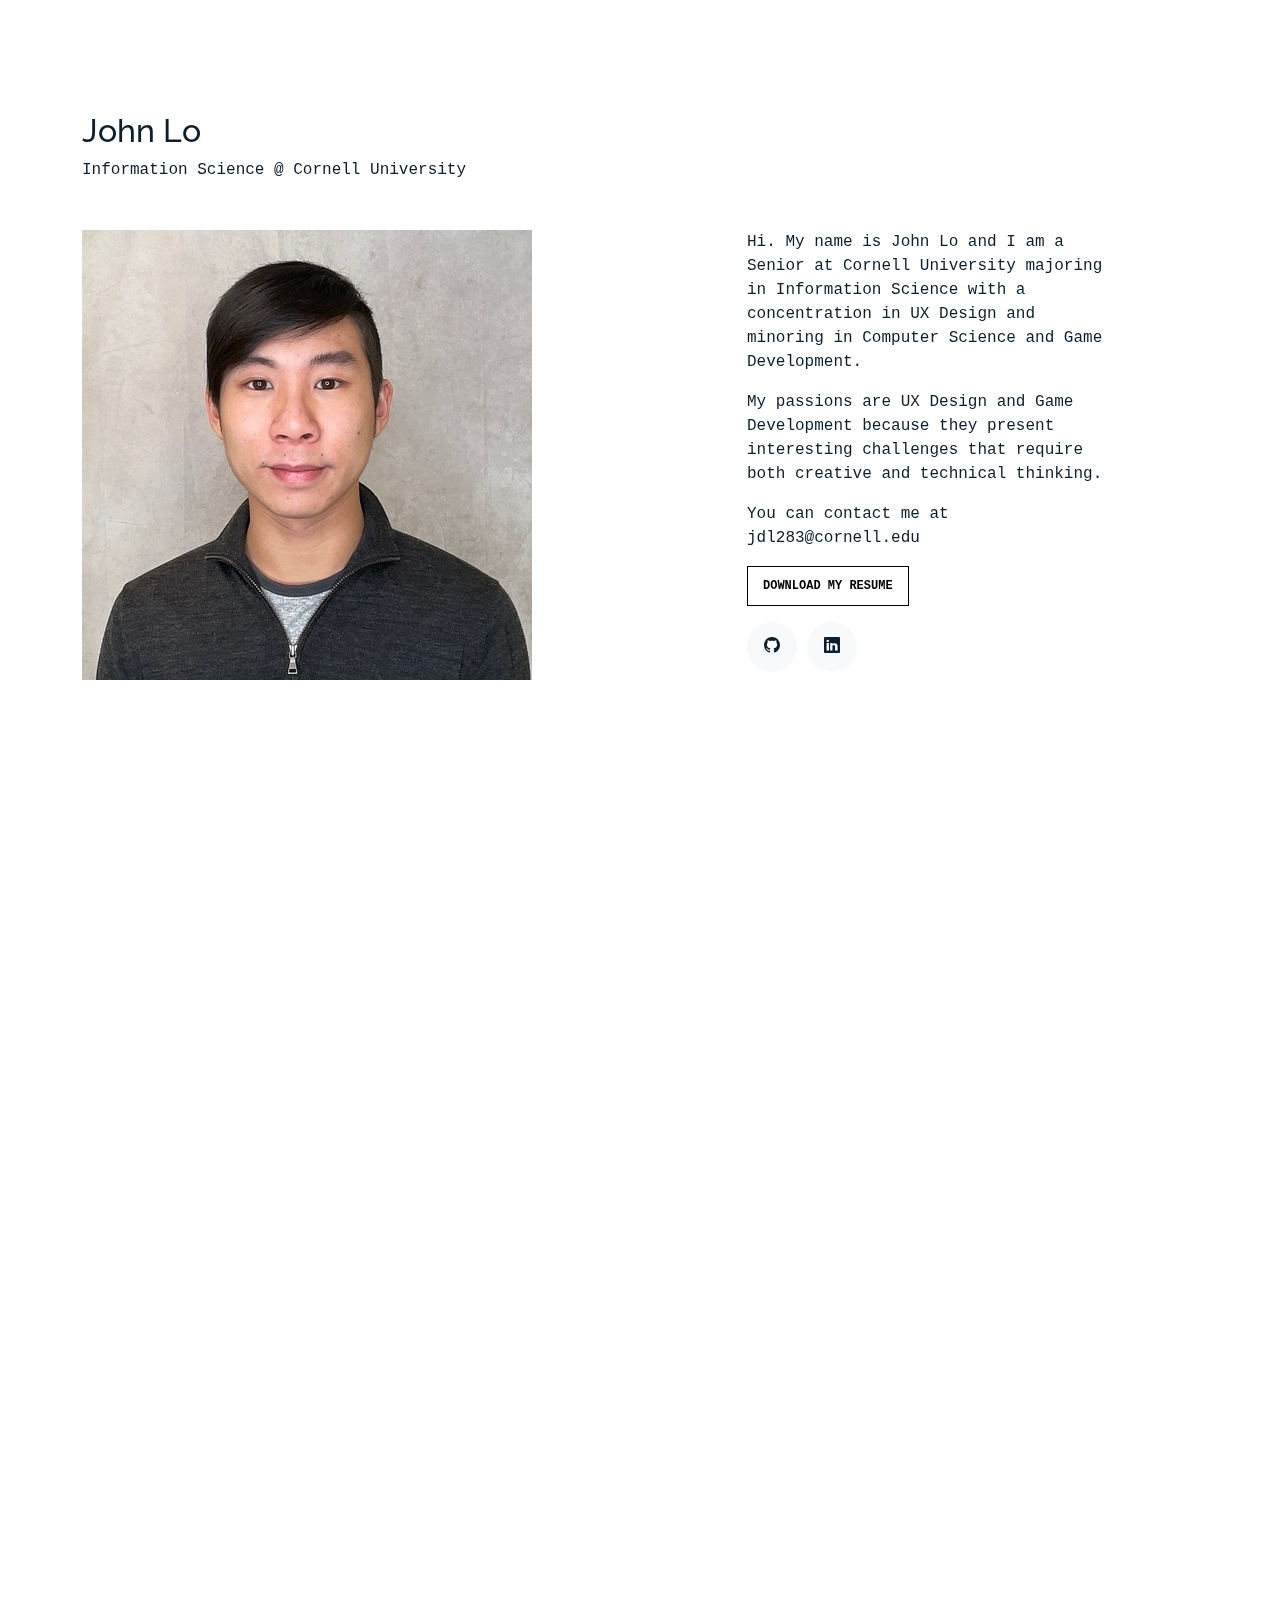
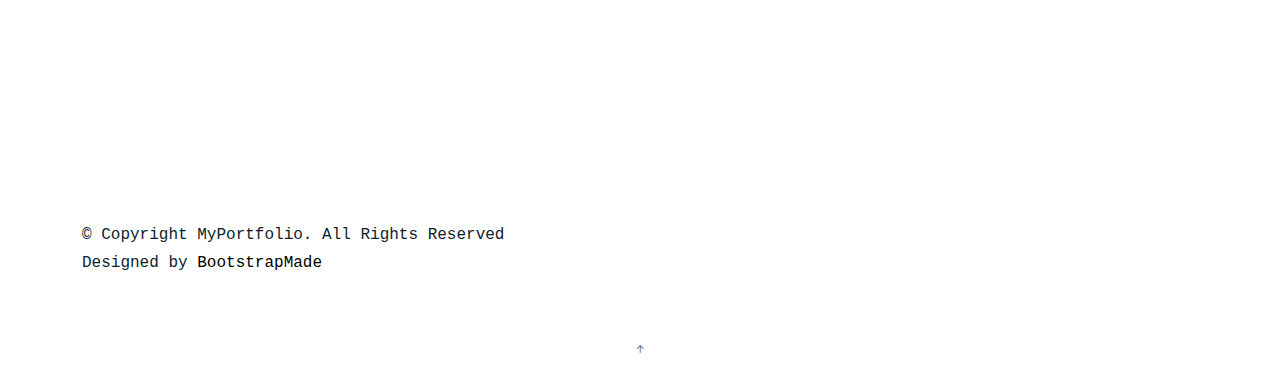
<file: index.html>
<!DOCTYPE html>
<html lang="en">

<head>
  <meta charset="utf-8">
  <meta content="width=device-width, initial-scale=1.0" name="viewport">

  <title>John Lo</title>
  <meta content="" name="description">
  <meta content="" name="keywords">

  <!-- Favicons -->
  <link href="assets/img/favicon.png" rel="icon">
  <link href="assets/img/apple-touch-icon.png" rel="apple-touch-icon">

  <!-- Google Fonts -->
  <link
    href="https://fonts.googleapis.com/css?family=https://fonts.googleapis.com/css?family=Inconsolata:400,500,600,700|Raleway:400,400i,500,500i,600,600i,700,700i"
    rel="stylesheet">

  <!-- Vendor CSS Files -->
  <link href="assets/vendor/aos/aos.css" rel="stylesheet">
  <link href="assets/vendor/bootstrap/css/bootstrap.min.css" rel="stylesheet">
  <link href="assets/vendor/bootstrap-icons/bootstrap-icons.css" rel="stylesheet">
  <link href="assets/vendor/swiper/swiper-bundle.min.css" rel="stylesheet">

  <!-- Template Main CSS File -->
  <link href="assets/css/style.css" rel="stylesheet">

  <!-- =======================================================
  * Template Name: MyPortfolio - v4.7.0
  * Template URL: https://bootstrapmade.com/myportfolio-bootstrap-portfolio-website-template/
  * Author: BootstrapMade.com
  * License: https://bootstrapmade.com/license/
  ======================================================== -->
</head>
  
<body>

  <!--
  <nav class="navbar navbar-light custom-navbar">
    <div class="container">
      <a class="navbar-brand" href="index.html">John Lo</a>
      <a href="#" class="burger" data-bs-toggle="collapse" data-bs-target="#main-navbar"> 
      <span></span>
      </a>
    </div>
  </nav>
-->

  <main id="main">

    <section class="section pb-5">
      <div class="container">
        <div class="row mb-5 align-items-end">
          <div class="col-md-12 col-lg-6 mb-4 mb-lg-0" data-aos="fade-up">
            <h2>John Lo</h2>
            <p class="mb-0">Information Science @ Cornell University</p>
          </div>
        </div>

        <div class="row">
          <div class="col-md-4 ml-auto order-2" data-aos="fade-up">
            <p>Hi. My name is John Lo and I am a Senior at Cornell
              University majoring in Information Science with a concentration in
              UX Design and minoring in Computer Science and Game Development.
            </p>
            <p>My passions are UX Design and Game Development because they present
              interesting challenges that require both creative and technical thinking.
            </p>
            <p>You can contact me at jdl283@cornell.edu</p>
            <p><a href="https://jdl283.github.io/files/John_Lo_Resume.pdf" class="readmore">Download
                my Resume</a></p>

            <div class="col-sm-6 social">
              <p><a href="https://github.com/jdl283"><span class="bi bi-github"></span></a>
                <a href="https://www.linkedin.com/in/john-lo-0a4b84112/"><span class="bi bi-linkedin"></span></a>
              </p>
            </div>


          </div>
          <div class="col-md-7 mb-5 mb-md-0" data-aos="fade-up">
            <p><img src="assets/img/aboutme2.jpg" alt="Image" class="img-fluid"></p>
          </div>
        </div>
      </div>
    </section>

    <!-- ======= Works Section ======= -->
    <section class="section site-portfolio">
      <div class="container">
        <div class="row mb-5 align-items-center">
          <div class="col-md-12 col-lg-6 mb-4 mb-lg-0" data-aos="fade-up">
            <h2 id="projects">Projects</h2>
          </div>
          <div class="col-md-12 col-lg-6 text-start text-lg-end" data-aos="fade-up" data-aos-delay="10">
            <div id="filters" class="filters">
              <a href="#" data-filter="*" class="active">All</a>
              <!-- <a href="#" data-filter=".web">Web</a> -->
              <a href="#" data-filter=".ux">UX</a>
              <a href="#" data-filter=".gamedev">Game Dev</a>
              <!-- <a href="#" data-filter=".art">Art</a> -->
            </div>
          </div>
        </div>
        <div id="portfolio-grid" class="row no-gutter" data-aos="fade-up" data-aos-delay="10">

          <div class="item ux col-sm-6 col-md-4 col-lg-4 mb-4">
            <a href="project_ux_dgasite.html" class="item-wrap fancybox">
              <div class="work-info">
                <h3>DGA Website</h3>
                <span>UX</span>
              </div>
              <img class="img-fluid" src="assets/img/project_ux_dgasite/dga_0.png">
            </a>
          </div>

          <div class="item gamedev col-sm-6 col-md-4 col-lg-4 mb-4">
            <a href="project_gd_growcrazy.html" class="item-wrap fancybox">
              <div class="work-info">
                <h3>Grow Crazy!</h3>
                <span>Game Dev</span>
              </div>
              <img class="img-fluid" src="assets/img/project_gd_growcrazy/gc_0.png">
            </a>
          </div>

          <div class="item ux col-sm-6 col-md-4 col-lg-4 mb-4">
            <a href="project_ux_friendzone.html" class="item-wrap fancybox">
              <div class="work-info">
                <h3>FriendZone</h3>
                <span>UX</span>
              </div>
              <img class="img-fluid" src="assets/img/project_ux_fz/fz_0.png">
            </a>
          </div>

          <div class="item gamedev col-sm-6 col-md-4 col-lg-4 mb-4">
            <a href="project_gd_4620.html" class="item-wrap fancybox">
              <div class="work-info">
                <h3>Crawler</h3>
                <span>Game Dev</span>
              </div>
              <img class="img-fluid" src="assets/img/project_gd_4620/4620_0.png">
            </a>
          </div>

          <div class="item gamedev col-sm-6 col-md-4 col-lg-4 mb-4">
            <a href="project_gd_camelquest.html" class="item-wrap fancybox">
              <div class="work-info">
                <h3>CamelQuest</h3>
                <span>Game Dev</span>
              </div>
              <img class="img-fluid" src="assets/img/project_gd_cq/cq_0.png">
            </a>
          </div>

          <div class="item gamedev col-sm-6 col-md-4 col-lg-4 mb-4">
            <a href="project_gd_cupqake.html" class="item-wrap fancybox">
              <div class="work-info">
                <h3>CupQake Arena</h3>
                <span>Game Dev</span>
              </div>
              <img class="img-fluid" src="assets/img/project_gd_cupqake/ck_0.png">
            </a>
          </div>
          <!--
          <div class="item gamedev col-sm-6 col-md-4 col-lg-4 mb-4">
            <a href="work-single.html" class="item-wrap fancybox">
              <div class="work-info">
                <h3>Kitchen Sink</h3>
                <span>Photography</span>
              </div>
              <img class="img-fluid" src="assets/img/img_5.jpg">
            </a>
          </div>

          <div class="item art col-sm-6 col-md-4 col-lg-4 mb-4">
            <a href="work-single.html" class="item-wrap fancybox">
              <div class="work-info">
                <h3>Amazon</h3>
                <span>brandingn</span>
              </div>
              <img class="img-fluid" src="assets/img/img_6.jpg">
            </a>
          </div>
        -->
        </div>
      </div>
    </section><!-- End  Works Section -->

    <!-- ======= Clients Section ======= -->
    <!--
    <section class="section">
      <div class="container">
        <div class="row justify-content-center text-center mb-4">
          <div class="col-5">
            <h3 class="h3 heading">My Clients</h3>
            <p>Lorem ipsum dolor sit amet consectetur adipisicing elit explicabo inventore.</p>
          </div>
        </div>
        <div class="row">
          <div class="col-4 col-sm-4 col-md-2">
            <a href="#" class="client-logo"><img src="assets/img/logo-adobe.png" alt="Image" class="img-fluid"></a>
          </div>
          <div class="col-4 col-sm-4 col-md-2">
            <a href="#" class="client-logo"><img src="assets/img/logo-uber.png" alt="Image" class="img-fluid"></a>
          </div>
          <div class="col-4 col-sm-4 col-md-2">
            <a href="#" class="client-logo"><img src="assets/img/logo-apple.png" alt="Image" class="img-fluid"></a>
          </div>
          <div class="col-4 col-sm-4 col-md-2">
            <a href="#" class="client-logo"><img src="assets/img/logo-netflix.png" alt="Image" class="img-fluid"></a>
          </div>
          <div class="col-4 col-sm-4 col-md-2">
            <a href="#" class="client-logo"><img src="assets/img/logo-nike.png" alt="Image" class="img-fluid"></a>
          </div>
          <div class="col-4 col-sm-4 col-md-2">
            <a href="#" class="client-logo"><img src="assets/img/logo-google.png" alt="Image" class="img-fluid"></a>
          </div>

        </div>
      </div>
    </section>
  -->
    <!--
   
    <section class="section services">
      <div class="container">
        <div class="row justify-content-center text-center mb-4">
          <div class="col-5">
            <h3 class="h3 heading">My Services</h3>
            <p>Lorem ipsum dolor sit amet consectetur adipisicing elit explicabo inventore.</p>
          </div>
        </div>
        <div class="row">

          <div class="col-12 col-sm-6 col-md-6 col-lg-3">
            <i class="bi bi-card-checklist"></i>
            <h4 class="h4 mb-2">Web Design</h4>
            <p>Lorem ipsum dolor sit amet consectetur adipisicing elit explicabo inventore.</p>
            <ul class="list-unstyled list-line">
              <li>Lorem ipsum dolor sit amet consectetur adipisicing</li>
              <li>Non pariatur nisi</li>
              <li>Magnam soluta quod</li>
              <li>Lorem ipsum dolor</li>
              <li>Cumque quae aliquam</li>
            </ul>
          </div>
          <div class="col-12 col-sm-6 col-md-6 col-lg-3">
            <i class="bi bi-binoculars"></i>
            <h4 class="h4 mb-2">Mobile Applications</h4>
            <p>Lorem ipsum dolor sit amet consectetur adipisicing elit explicabo inventore.</p>
            <ul class="list-unstyled list-line">
              <li>Lorem ipsum dolor sit amet consectetur adipisicing</li>
              <li>Non pariatur nisi</li>
              <li>Magnam soluta quod</li>
              <li>Lorem ipsum dolor</li>
              <li>Cumque quae aliquam</li>
            </ul>
          </div>
          <div class="col-12 col-sm-6 col-md-6 col-lg-3">
            <i class="bi bi-brightness-high"></i>
            <h4 class="h4 mb-2">Graphic Design</h4>
            <p>Lorem ipsum dolor sit amet consectetur adipisicing elit explicabo inventore.</p>
            <ul class="list-unstyled list-line">
              <li>Lorem ipsum dolor sit amet consectetur adipisicing</li>
              <li>Non pariatur nisi</li>
              <li>Magnam soluta quod</li>
              <li>Lorem ipsum dolor</li>
              <li>Cumque quae aliquam</li>
            </ul>
          </div>
          <div class="col-12 col-sm-6 col-md-6 col-lg-3">
            <i class="bi bi-calendar4-week"></i>
            <h4 class="h4 mb-2">SEO</h4>
            <p>Lorem ipsum dolor sit amet consectetur adipisicing elit explicabo inventore.</p>
            <ul class="list-unstyled list-line">
              <li>Lorem ipsum dolor sit amet consectetur adipisicing</li>
              <li>Non pariatur nisi</li>
              <li>Magnam soluta quod</li>
              <li>Lorem ipsum dolor</li>
              <li>Cumque quae aliquam</li>
            </ul>
          </div>
        </div>
      </div>
    </section>

    <section class="section pt-0">
      <div class="container">

        <div class="testimonials-slider swiper" data-aos="fade-up" data-aos-delay="100">
          <div class="swiper-wrapper">

            <div class="swiper-slide">
              <div class="testimonial-wrap">
                <div class="testimonial">
                  <img src="assets/img/person_1.jpg" alt="Image" class="img-fluid">
                  <blockquote>
                    <p>Lorem ipsum dolor sit amet consectetur adipisicing elit. Quisquam necessitatibus incidunt ut officiis
                      explicabo inventore.</p>
                  </blockquote>
                  <p>&mdash; Jean Hicks</p>
                </div>
              </div>
            </div>

            <div class="swiper-slide">
              <div class="testimonial-wrap">
                <div class="testimonial">
                  <img src="assets/img/person_2.jpg" alt="Image" class="img-fluid">
                  <blockquote>
                    <p>Lorem ipsum dolor sit amet consectetur adipisicing elit. Quisquam necessitatibus incidunt ut officiis
                      explicabo inventore.</p>
                  </blockquote>
                  <p>&mdash; Chris Stanworth</p>
                </div>
              </div>
            </div>
          </div>
          <div class="swiper-pagination"></div>
        </div>

      </div>
    </section>
  -->
  </main><!-- End #main -->

  <!-- ======= Footer ======= -->
  <footer class="footer" role="contentinfo">
    <div class="container">
      <div class="row">
        <div class="col-sm-6">
          <p class="mb-1">&copy; Copyright MyPortfolio. All Rights Reserved</p>
          <div class="credits">
            <!--
            All the links in the footer should remain intact.
            You can delete the links only if you purchased the pro version.
            Licensing information: https://bootstrapmade.com/license/
            Purchase the pro version with working PHP/AJAX contact form: https://bootstrapmade.com/buy/?theme=MyPortfolio
          -->
            Designed by <a href="https://bootstrapmade.com/">BootstrapMade</a>
          </div>
        </div>
        <!-- <div class="col-sm-6 social text-md-end">
          <a href="#"><span class="bi bi-twitter"></span></a>
          <a href="#"><span class="bi bi-facebook"></span></a>
          <a href="#"><span class="bi bi-instagram"></span></a>
          <a href="https://github.com/jdl283"><span class="bi bi-github"></span></a>
          <a href="https://www.linkedin.com/in/john-lo-0a4b84112/"><span class="bi bi-linkedin"></span></a> -->
      </div>
    </div>
    </div>
  </footer>

  <a href="#" class="back-to-top d-flex align-items-center justify-content-center"><i
      class="bi bi-arrow-up-short"></i></a>

  <!-- Vendor JS Files -->
  <script src="assets/vendor/aos/aos.js"></script>
  <script src="assets/vendor/bootstrap/js/bootstrap.bundle.min.js"></script>
  <script src="assets/vendor/isotope-layout/isotope.pkgd.min.js"></script>
  <script src="assets/vendor/swiper/swiper-bundle.min.js"></script>
  <script src="assets/vendor/php-email-form/validate.js"></script>

  <!-- Template Main JS File -->
  <script src="assets/js/main.js"></script>

</body>

</html>
</file>
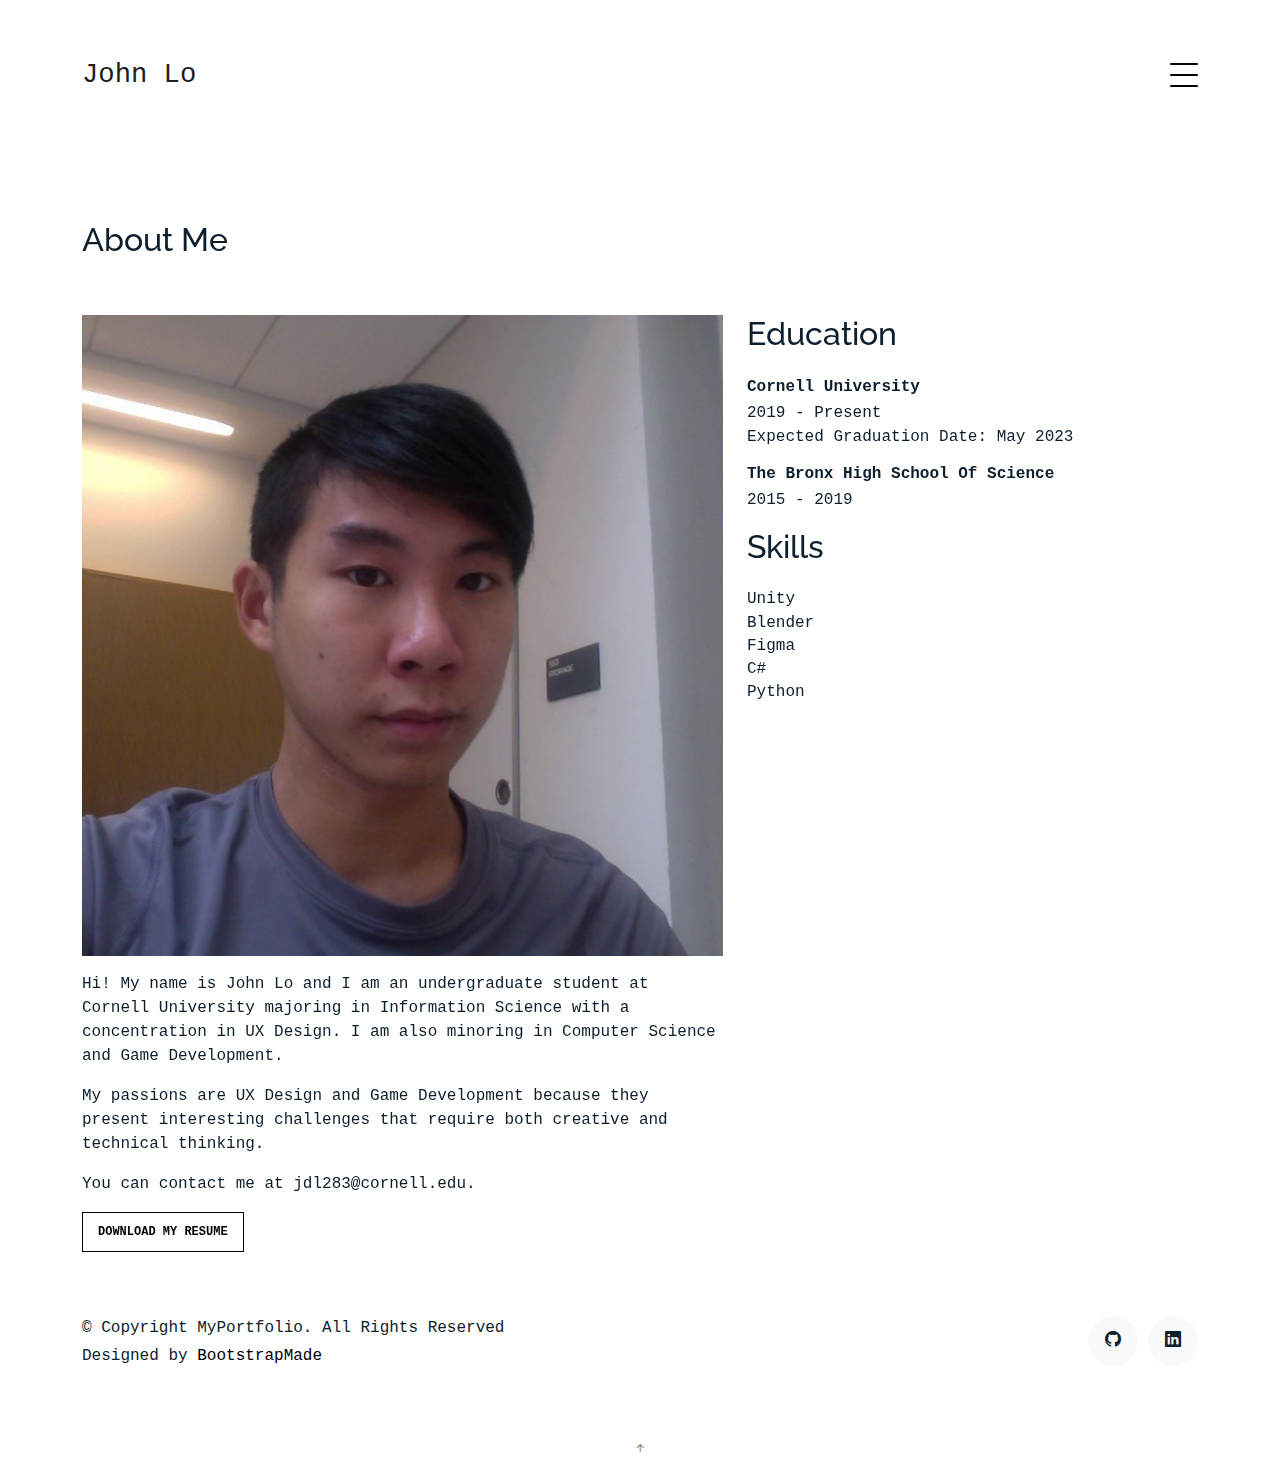
<file: about.html>
<!DOCTYPE html>
<html lang="en">

<head>
  <meta charset="utf-8">
  <meta content="width=device-width, initial-scale=1.0" name="viewport">

  <title>John Lo - About</title>
  <meta content="" name="description">
  <meta content="" name="keywords">

  <!-- Favicons -->
  <link href="assets/img/favicon.png" rel="icon">
  <link href="assets/img/apple-touch-icon.png" rel="apple-touch-icon">

  <!-- Google Fonts -->
  <link
    href="https://fonts.googleapis.com/css?family=https://fonts.googleapis.com/css?family=Inconsolata:400,500,600,700|Raleway:400,400i,500,500i,600,600i,700,700i"
    rel="stylesheet">

  <!-- Vendor CSS Files -->
  <link href="assets/vendor/aos/aos.css" rel="stylesheet">
  <link href="assets/vendor/bootstrap/css/bootstrap.min.css" rel="stylesheet">
  <link href="assets/vendor/bootstrap-icons/bootstrap-icons.css" rel="stylesheet">
  <link href="assets/vendor/swiper/swiper-bundle.min.css" rel="stylesheet">

  <!-- Template Main CSS File -->
  <link href="assets/css/style.css" rel="stylesheet">

  <!-- =======================================================
  * Template Name: MyPortfolio - v4.7.0
  * Template URL: https://bootstrapmade.com/myportfolio-bootstrap-portfolio-website-template/
  * Author: BootstrapMade.com
  * License: https://bootstrapmade.com/license/
  ======================================================== -->
</head>

<body>

  <!-- ======= Navbar ======= -->
  <div class="collapse navbar-collapse custom-navmenu" id="main-navbar">
    <div class="container py-2 py-md-5">
      <div class="row align-items-start">
        <div class="col-md-2">
          <ul class="custom-menu">
            <li><a href="index.html">Home</a></li>
            <li class="active"><a href="about.html">About Me</a></li>
            <!-- <li><a href="services.html">Services</a></li> -->
            <!-- <li><a href="works.html">Works</a></li> -->
            <!-- <li><a href="contact.html">Contact</a></li> -->
          </ul>
        </div>
      </div>
    </div>
  </div>

  <nav class="navbar navbar-light custom-navbar">
    <div class="container">
      <a class="navbar-brand" href="index.html">John Lo</a>
      <a href="#" class="burger" data-bs-toggle="collapse" data-bs-target="#main-navbar">
        <span></span>
      </a>
    </div>
  </nav>

  <main id="main">

    <section class="section pb-5">
      <div class="container">
        <div class="row mb-5 align-items-end">
          <div class="col-md-6" data-aos="fade-up">

            <h2>About Me</h2>
            <!-- <p class="mb-0">Lorem ipsum dolor sit amet consectetur adipisicing elit. Quisquam necessitatibus incidunt ut
              officiis explicabo inventore.</p> -->
          </div>
        </div>

        <div class="row">
          <div class="col-md-4 ml-auto order-2" data-aos="fade-up">
            <h3 class="h2 mb-4">Education</h3>
            <ul class="list-unstyled">
              <li class="mb-3">
                <div class="h4 bold d-flex mb-1">
                  Cornell University
                </div>
                <p>2019 - Present
                  <br>Expected Graduation Date: May 2023 </br>
                </p>
              </li>
              <li class="mb-3">
                <div class="h4 bold d-flex mb-1">
                  The Bronx High School Of Science
                </div>
                <p>2015 - 2019</p>
              </li>
            </ul>
            <h3 class="h2 mb-4">Skills</h3>
            <ul class="list-unstyled mb-5">
              <li class="mb-1">
                <div class="h4 d-flex mb-1">
                  Unity
                </div>
              </li>
              <li class="mb-1">
                <div class="h4 d-flex mb-1">
                  Blender
                </div>
              </li>
              <li class="mb-1">
                <div class="h4 d-flex mb-1">
                  Figma
                </div>
              </li>
              <li class="mb-1">
                <div class="h4 d-flex mb-1">
                  C#
                </div>
              </li>
              <li class="mb-1">
                <div class="h4 d-flex mb-1">
                  Python
                </div>
              </li>
            </ul>
          </div>

          <div class="col-md-7 mb-5 mb-md-0" data-aos="fade-up">
            <p><img src="assets/img/aboutme.jpg" alt="Image" class="img-fluid"></p>
            <p>Hi! My name is John Lo and I am an undergraduate student at Cornell
              University majoring in Information Science with a concentration in
              UX Design. I am also minoring in Computer Science and Game Development.
            </p>
            <p>My passions are UX Design and Game Development because they present
              interesting challenges that require both creative and technical thinking.
            </p>
            <p>You can contact me at jdl283@cornell.edu.</p>
            <p><a href="https://jdl283.github.io/files/John_Lo_Resume.pdf" class="readmore">Download
                my Resume</a></p>

          </div>

        </div>

      </div>

    </section>

  </main><!-- End #main -->

  <!-- ======= Footer ======= -->
  <footer class="footer" role="contentinfo">
    <div class="container">
      <div class="row">
        <div class="col-sm-6">
          <p class="mb-1">&copy; Copyright MyPortfolio. All Rights Reserved</p>
          <div class="credits">
            <!--
            All the links in the footer should remain intact.
            You can delete the links only if you purchased the pro version.
            Licensing information: https://bootstrapmade.com/license/
            Purchase the pro version with working PHP/AJAX contact form: https://bootstrapmade.com/buy/?theme=MyPortfolio
          -->
            Designed by <a href="https://bootstrapmade.com/">BootstrapMade</a>
          </div>
        </div>
        <div class="col-sm-6 social text-md-end">
          <!-- <a href="#"><span class="bi bi-twitter"></span></a>
          <a href="#"><span class="bi bi-facebook"></span></a>
          <a href="#"><span class="bi bi-instagram"></span></a> -->
          <a href="https://github.com/jdl283"><span class="bi bi-github"></span></a>
          <a href="https://www.linkedin.com/in/john-lo-0a4b84112/"><span class="bi bi-linkedin"></span></a>
        </div>
      </div>
    </div>
  </footer>

  <a href="#" class="back-to-top d-flex align-items-center justify-content-center"><i
      class="bi bi-arrow-up-short"></i></a>

  <!-- Vendor JS Files -->
  <script src="assets/vendor/aos/aos.js"></script>
  <script src="assets/vendor/bootstrap/js/bootstrap.bundle.min.js"></script>
  <script src="assets/vendor/isotope-layout/isotope.pkgd.min.js"></script>
  <script src="assets/vendor/swiper/swiper-bundle.min.js"></script>
  <script src="assets/vendor/php-email-form/validate.js"></script>

  <!-- Template Main JS File -->
  <script src="assets/js/main.js"></script>

</body>

</html>
</file>
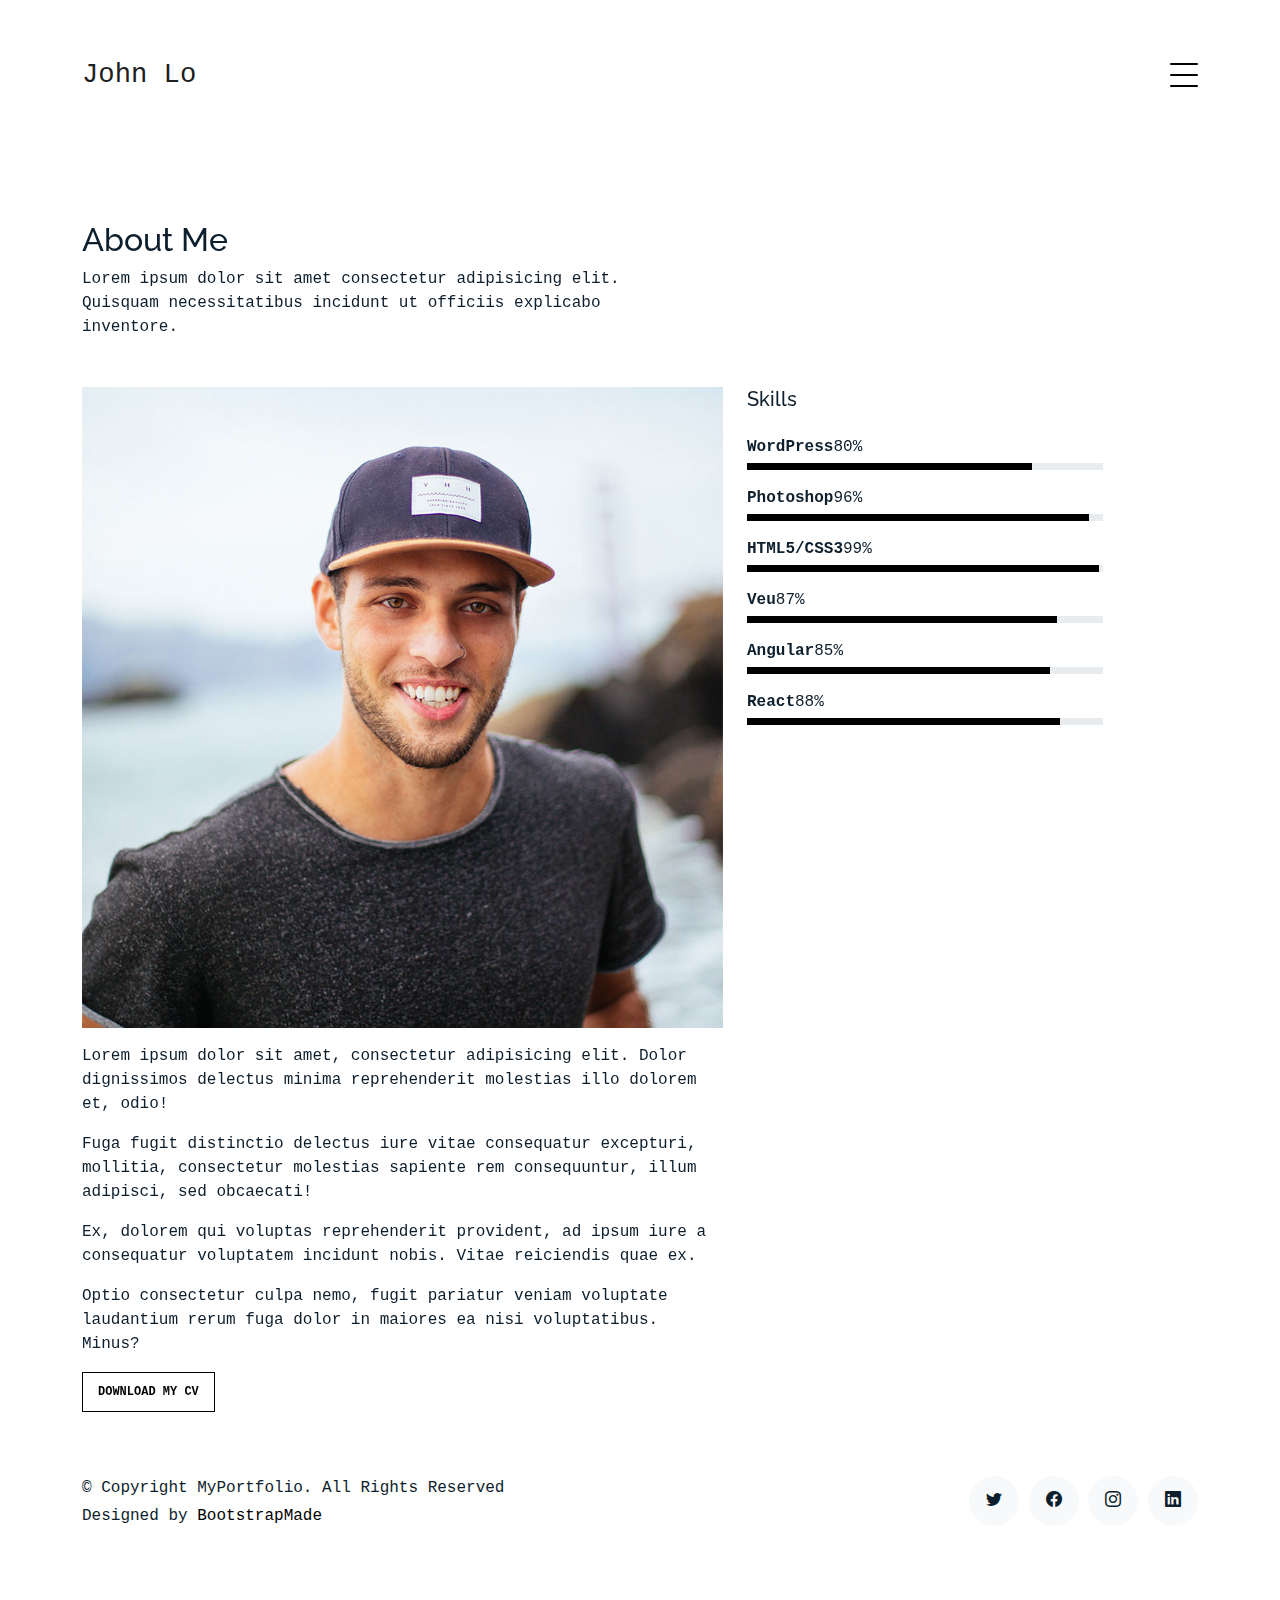
<file: about1.html>
<!DOCTYPE html>
<html lang="en">

<head>
  <meta charset="utf-8">
  <meta content="width=device-width, initial-scale=1.0" name="viewport">

  <title>MyPortfolio Bootstrap Template - About</title>
  <meta content="" name="description">
  <meta content="" name="keywords">

  <!-- Favicons -->
  <link href="assets/img/favicon.png" rel="icon">
  <link href="assets/img/apple-touch-icon.png" rel="apple-touch-icon">

  <!-- Google Fonts -->
  <link href="https://fonts.googleapis.com/css?family=https://fonts.googleapis.com/css?family=Inconsolata:400,500,600,700|Raleway:400,400i,500,500i,600,600i,700,700i" rel="stylesheet">

  <!-- Vendor CSS Files -->
  <link href="assets/vendor/aos/aos.css" rel="stylesheet">
  <link href="assets/vendor/bootstrap/css/bootstrap.min.css" rel="stylesheet">
  <link href="assets/vendor/bootstrap-icons/bootstrap-icons.css" rel="stylesheet">
  <link href="assets/vendor/swiper/swiper-bundle.min.css" rel="stylesheet">

  <!-- Template Main CSS File -->
  <link href="assets/css/style.css" rel="stylesheet">

  <!-- =======================================================
  * Template Name: MyPortfolio - v4.7.0
  * Template URL: https://bootstrapmade.com/myportfolio-bootstrap-portfolio-website-template/
  * Author: BootstrapMade.com
  * License: https://bootstrapmade.com/license/
  ======================================================== -->
</head>

<body>

  <!-- ======= Navbar ======= -->
  <div class="collapse navbar-collapse custom-navmenu" id="main-navbar">
    <div class="container py-2 py-md-5">
      <div class="row align-items-start">
        <div class="col-md-2">
          <ul class="custom-menu">
            <li><a href="index.html">Home</a></li>
            <li class="active"><a href="about.html">About Me</a></li>
            <!-- <li><a href="services.html">Services</a></li> -->
            <!-- <li><a href="works.html">Works</a></li> -->
            <!-- <li><a href="contact.html">Contact</a></li> -->
          </ul>
        </div>
      </div>
    </div>
  </div>

  <nav class="navbar navbar-light custom-navbar">
    <div class="container">
      <a class="navbar-brand" href="index.html">John Lo</a>
      <a href="#" class="burger" data-bs-toggle="collapse" data-bs-target="#main-navbar">
        <span></span>
      </a>
    </div>
  </nav>

  <main id="main">

    <section class="section pb-5">
      <div class="container">
        <div class="row mb-5 align-items-end">
          <div class="col-md-6" data-aos="fade-up">

            <h2>About Me</h2>
            <p class="mb-0">Lorem ipsum dolor sit amet consectetur adipisicing elit. Quisquam necessitatibus incidunt ut
              officiis explicabo inventore.</p>
          </div>
        </div>

        <div class="row">
          <div class="col-md-4 ml-auto order-2" data-aos="fade-up">
            <h3 class="h3 mb-4">Skills</h3>
            <ul class="list-unstyled">
              <li class="mb-3">
                <div class="d-flex mb-1">
                  <strong>WordPress</strong>
                  <span class="ml-auto">80%</span>
                </div>
                <div class="progress custom-progress">
                  <div class="progress-bar" role="progressbar" style="width: 80%" aria-valuenow="80" aria-valuemin="0" aria-valuemax="100"></div>
                </div>
              </li>
              <li class="mb-3">
                <div class="d-flex mb-1">
                  <strong>Photoshop</strong>
                  <span class="ml-auto">96%</span>
                </div>
                <div class="progress custom-progress">
                  <div class="progress-bar" role="progressbar" style="width: 96%" aria-valuenow="96" aria-valuemin="0" aria-valuemax="100"></div>
                </div>
              </li>
              <li class="mb-3">
                <div class="d-flex mb-1">
                  <strong>HTML5/CSS3</strong>
                  <span class="ml-auto">99%</span>
                </div>
                <div class="progress custom-progress">
                  <div class="progress-bar" role="progressbar" style="width: 99%" aria-valuenow="99" aria-valuemin="0" aria-valuemax="100"></div>
                </div>
              </li>
              <li class="mb-3">
                <div class="d-flex mb-1">
                  <strong>Veu</strong>
                  <span class="ml-auto">87%</span>
                </div>
                <div class="progress custom-progress">
                  <div class="progress-bar" role="progressbar" style="width: 87%" aria-valuenow="87" aria-valuemin="0" aria-valuemax="100"></div>
                </div>
              </li>
              <li class="mb-3">
                <div class="d-flex mb-1">
                  <strong>Angular</strong>
                  <span class="ml-auto">85%</span>
                </div>
                <div class="progress custom-progress">
                  <div class="progress-bar" role="progressbar" style="width: 85%" aria-valuenow="85" aria-valuemin="0" aria-valuemax="100"></div>
                </div>
              </li>
              <li class="mb-3">
                <div class="d-flex mb-1">
                  <strong>React</strong>
                  <span class="ml-auto">88%</span>
                </div>
                <div class="progress custom-progress">
                  <div class="progress-bar" role="progressbar" style="width: 88%" aria-valuenow="88" aria-valuemin="0" aria-valuemax="100"></div>
                </div>
              </li>
            </ul>
          </div>

          <div class="col-md-7 mb-5 mb-md-0" data-aos="fade-up">
            <p><img src="assets/img/person_1_sq.jpg" alt="Image" class="img-fluid"></p>
            <p>Lorem ipsum dolor sit amet, consectetur adipisicing elit. Dolor dignissimos delectus minima reprehenderit
              molestias illo dolorem et, odio!</p>
            <p>Fuga fugit distinctio delectus iure vitae consequatur excepturi, mollitia, consectetur molestias sapiente
              rem consequuntur, illum adipisci, sed obcaecati!</p>
            <p>Ex, dolorem qui voluptas reprehenderit provident, ad ipsum iure a consequatur voluptatem incidunt nobis.
              Vitae reiciendis quae ex.</p>
            <p>Optio consectetur culpa nemo, fugit pariatur veniam voluptate laudantium rerum fuga dolor in maiores ea
              nisi voluptatibus. Minus?</p>
            <p><a href="#" class="readmore">Download my CV</a></p>
          </div>

        </div>

      </div>

    </section>

  </main><!-- End #main -->

  <!-- ======= Footer ======= -->
  <footer class="footer" role="contentinfo">
    <div class="container">
      <div class="row">
        <div class="col-sm-6">
          <p class="mb-1">&copy; Copyright MyPortfolio. All Rights Reserved</p>
          <div class="credits">
            <!--
            All the links in the footer should remain intact.
            You can delete the links only if you purchased the pro version.
            Licensing information: https://bootstrapmade.com/license/
            Purchase the pro version with working PHP/AJAX contact form: https://bootstrapmade.com/buy/?theme=MyPortfolio
          -->
            Designed by <a href="https://bootstrapmade.com/">BootstrapMade</a>
          </div>
        </div>
        <div class="col-sm-6 social text-md-end">
          <a href="#"><span class="bi bi-twitter"></span></a>
          <a href="#"><span class="bi bi-facebook"></span></a>
          <a href="#"><span class="bi bi-instagram"></span></a>
          <a href="#"><span class="bi bi-linkedin"></span></a>
        </div>
      </div>
    </div>
  </footer>

  <a href="#" class="back-to-top d-flex align-items-center justify-content-center"><i class="bi bi-arrow-up-short"></i></a>

  <!-- Vendor JS Files -->
  <script src="assets/vendor/aos/aos.js"></script>
  <script src="assets/vendor/bootstrap/js/bootstrap.bundle.min.js"></script>
  <script src="assets/vendor/isotope-layout/isotope.pkgd.min.js"></script>
  <script src="assets/vendor/swiper/swiper-bundle.min.js"></script>
  <script src="assets/vendor/php-email-form/validate.js"></script>

  <!-- Template Main JS File -->
  <script src="assets/js/main.js"></script>

</body>

</html>
</file>
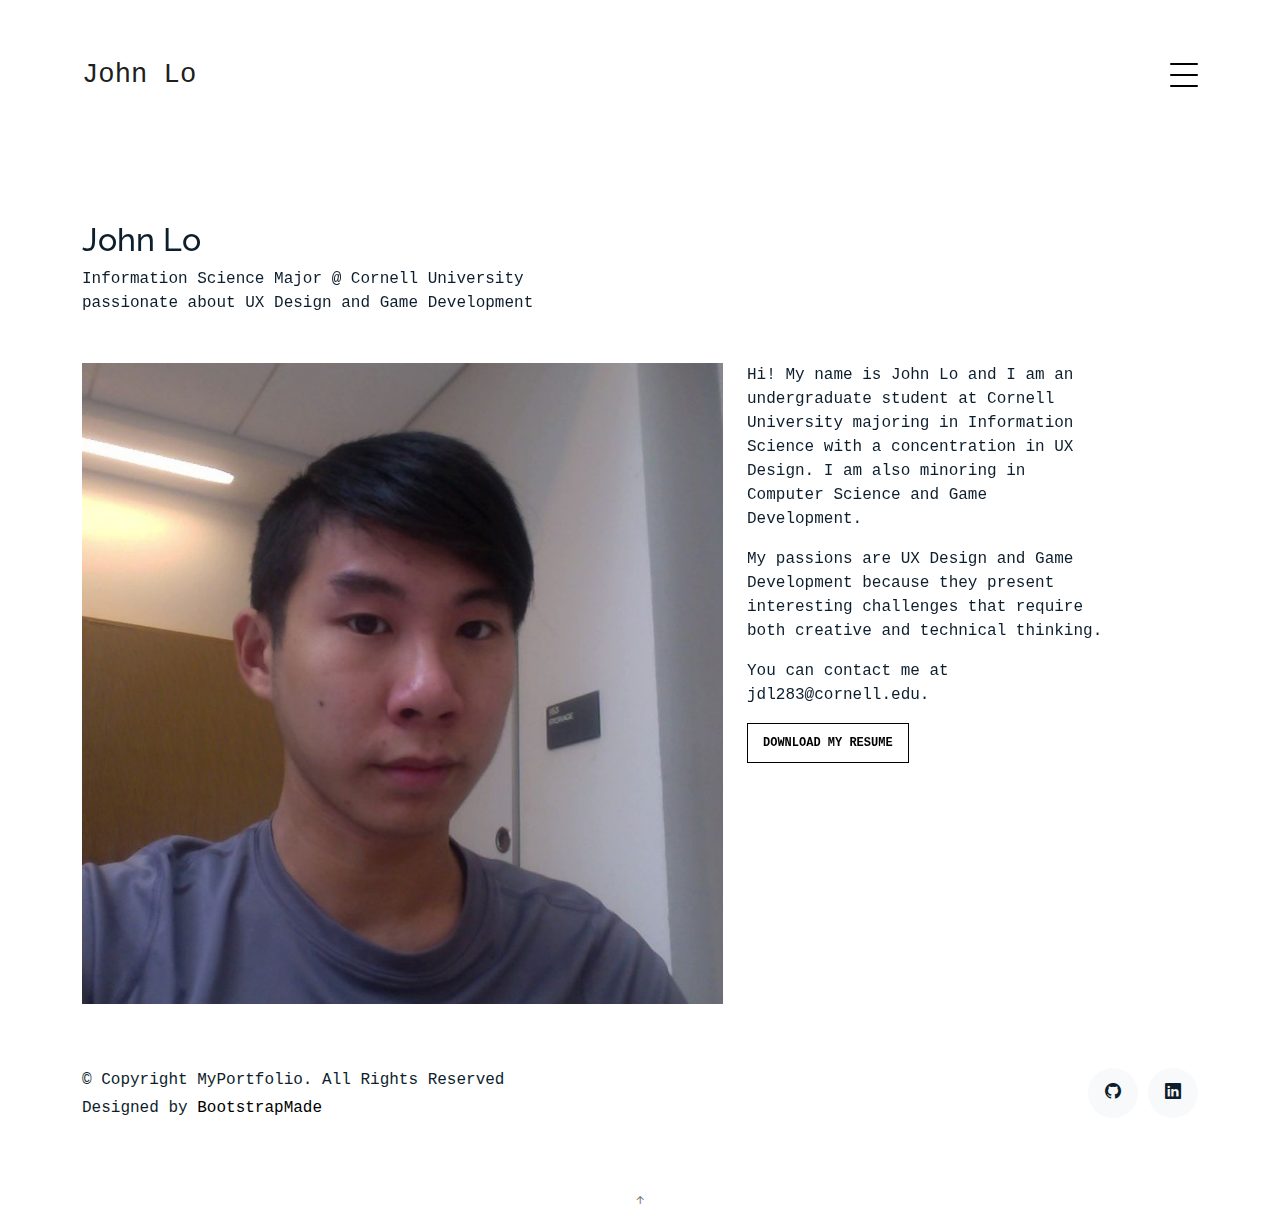
<file: about2.html>
<!DOCTYPE html>
<html lang="en">

<head>
  <meta charset="utf-8">
  <meta content="width=device-width, initial-scale=1.0" name="viewport">

  <title>John Lo - About</title>
  <meta content="" name="description">
  <meta content="" name="keywords">

  <!-- Favicons -->
  <link href="assets/img/favicon.png" rel="icon">
  <link href="assets/img/apple-touch-icon.png" rel="apple-touch-icon">

  <!-- Google Fonts -->
  <link
    href="https://fonts.googleapis.com/css?family=https://fonts.googleapis.com/css?family=Inconsolata:400,500,600,700|Raleway:400,400i,500,500i,600,600i,700,700i"
    rel="stylesheet">

  <!-- Vendor CSS Files -->
  <link href="assets/vendor/aos/aos.css" rel="stylesheet">
  <link href="assets/vendor/bootstrap/css/bootstrap.min.css" rel="stylesheet">
  <link href="assets/vendor/bootstrap-icons/bootstrap-icons.css" rel="stylesheet">
  <link href="assets/vendor/swiper/swiper-bundle.min.css" rel="stylesheet">

  <!-- Template Main CSS File -->
  <link href="assets/css/style.css" rel="stylesheet">

  <!-- =======================================================
  * Template Name: MyPortfolio - v4.7.0
  * Template URL: https://bootstrapmade.com/myportfolio-bootstrap-portfolio-website-template/
  * Author: BootstrapMade.com
  * License: https://bootstrapmade.com/license/
  ======================================================== -->
</head>

<body>

  <!-- ======= Navbar ======= -->
  <div class="collapse navbar-collapse custom-navmenu" id="main-navbar">
    <div class="container py-2 py-md-5">
      <div class="row align-items-start">
        <div class="col-md-2">
          <ul class="custom-menu">
            <li><a href="index.html">Home</a></li>
            <li class="active"><a href="about.html">About Me</a></li>
            <!-- <li><a href="services.html">Services</a></li> -->
            <!-- <li><a href="works.html">Works</a></li> -->
            <!-- <li><a href="contact.html">Contact</a></li> -->
          </ul>
        </div>
      </div>
    </div>
  </div>

  <nav class="navbar navbar-light custom-navbar">
    <div class="container">
      <a class="navbar-brand" href="index.html">John Lo</a>
      <a href="#" class="burger" data-bs-toggle="collapse" data-bs-target="#main-navbar">
        <span></span>
      </a>
    </div>
  </nav>

  <main id="main">

    <section class="section pb-5">
      <div class="container">
        <div class="row mb-5 align-items-end">
          <div class="col-md-12 col-lg-6 mb-4 mb-lg-0" data-aos="fade-up">
            <h2>John Lo</h2>
            <p class="mb-0">Information Science Major @ Cornell University passionate about UX Design and Game
              Development</p>
          </div>
        </div>

        <div class="row">
          <div class="col-md-4 ml-auto order-2" data-aos="fade-up">
            <p>Hi! My name is John Lo and I am an undergraduate student at Cornell
              University majoring in Information Science with a concentration in
              UX Design. I am also minoring in Computer Science and Game Development.
            </p>
            <p>My passions are UX Design and Game Development because they present
              interesting challenges that require both creative and technical thinking.
            </p>
            <p>You can contact me at jdl283@cornell.edu.</p>
            <p><a href="https://jdl283.github.io/files/John_Lo_Resume.pdf" class="readmore">Download
                my Resume</a></p>


          </div>

          <div class="col-md-7 mb-5 mb-md-0" data-aos="fade-up">
            <p><img src="assets/img/aboutme.jpg" alt="Image" class="img-fluid"></p>


          </div>

        </div>

      </div>

    </section>

  </main><!-- End #main -->

  <!-- ======= Footer ======= -->
  <footer class="footer" role="contentinfo">
    <div class="container">
      <div class="row">
        <div class="col-sm-6">
          <p class="mb-1">&copy; Copyright MyPortfolio. All Rights Reserved</p>
          <div class="credits">
            <!--
            All the links in the footer should remain intact.
            You can delete the links only if you purchased the pro version.
            Licensing information: https://bootstrapmade.com/license/
            Purchase the pro version with working PHP/AJAX contact form: https://bootstrapmade.com/buy/?theme=MyPortfolio
          -->
            Designed by <a href="https://bootstrapmade.com/">BootstrapMade</a>
          </div>
        </div>
        <div class="col-sm-6 social text-md-end">
          <!-- <a href="#"><span class="bi bi-twitter"></span></a>
          <a href="#"><span class="bi bi-facebook"></span></a>
          <a href="#"><span class="bi bi-instagram"></span></a> -->
          <a href="https://github.com/jdl283"><span class="bi bi-github"></span></a>
          <a href="https://www.linkedin.com/in/john-lo-0a4b84112/"><span class="bi bi-linkedin"></span></a>
        </div>
      </div>
    </div>
  </footer>

  <a href="#" class="back-to-top d-flex align-items-center justify-content-center"><i
      class="bi bi-arrow-up-short"></i></a>

  <!-- Vendor JS Files -->
  <script src="assets/vendor/aos/aos.js"></script>
  <script src="assets/vendor/bootstrap/js/bootstrap.bundle.min.js"></script>
  <script src="assets/vendor/isotope-layout/isotope.pkgd.min.js"></script>
  <script src="assets/vendor/swiper/swiper-bundle.min.js"></script>
  <script src="assets/vendor/php-email-form/validate.js"></script>

  <!-- Template Main JS File -->
  <script src="assets/js/main.js"></script>

</body>

</html>
</file>
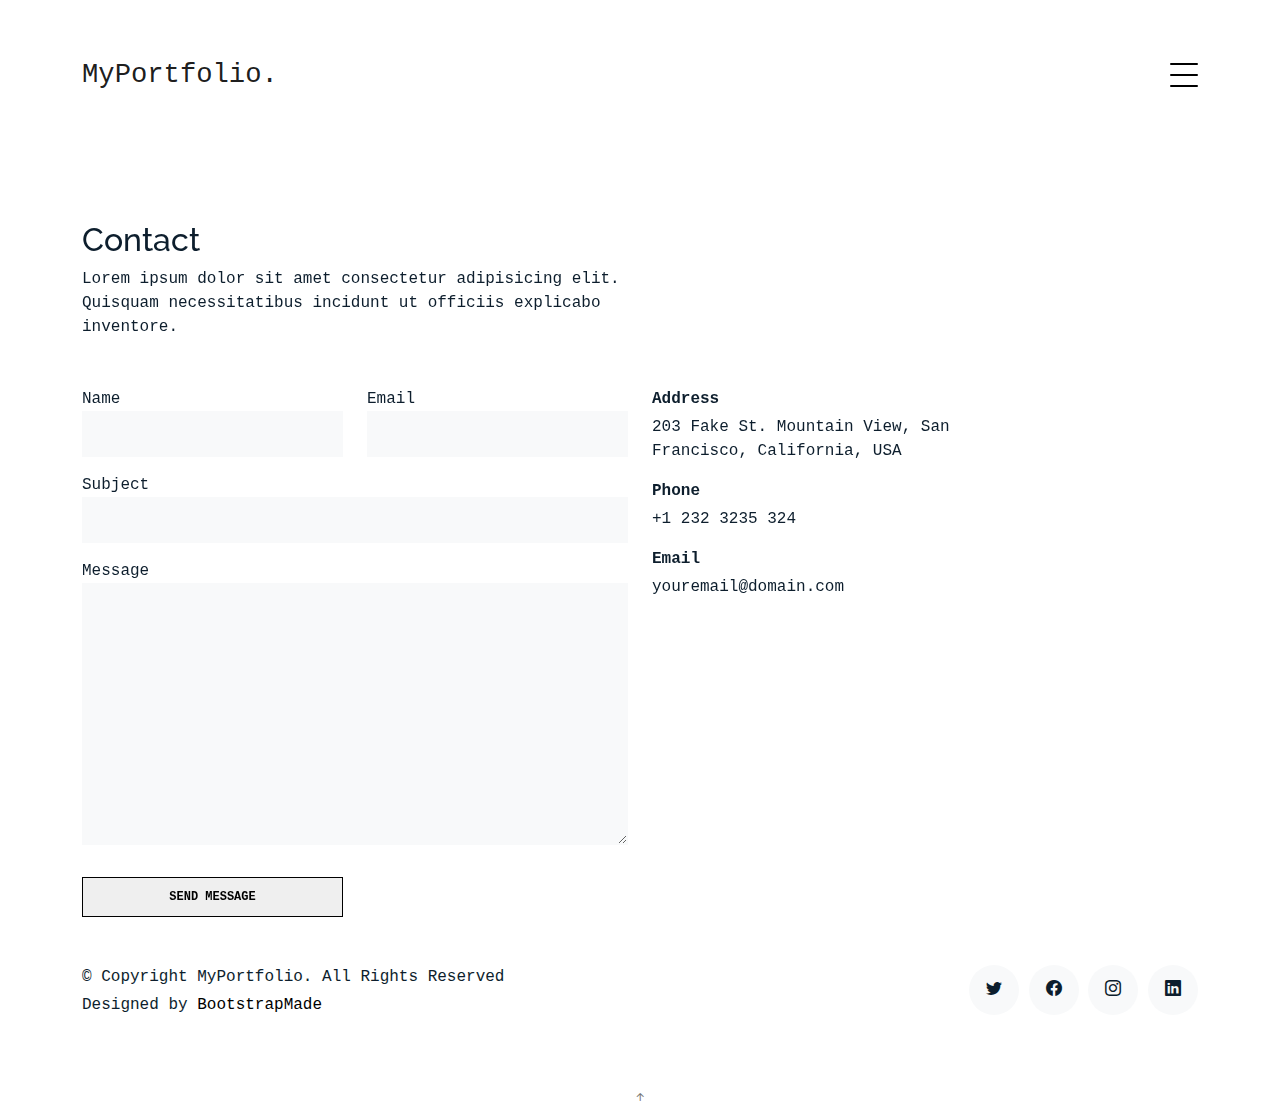
<file: contact.html>
<!DOCTYPE html>
<html lang="en">

<head>
  <meta charset="utf-8">
  <meta content="width=device-width, initial-scale=1.0" name="viewport">

  <title>MyPortfolio Bootstrap Template - Contact</title>
  <meta content="" name="description">
  <meta content="" name="keywords">

  <!-- Favicons -->
  <link href="assets/img/favicon.png" rel="icon">
  <link href="assets/img/apple-touch-icon.png" rel="apple-touch-icon">

  <!-- Google Fonts -->
  <link href="https://fonts.googleapis.com/css?family=https://fonts.googleapis.com/css?family=Inconsolata:400,500,600,700|Raleway:400,400i,500,500i,600,600i,700,700i" rel="stylesheet">

  <!-- Vendor CSS Files -->
  <link href="assets/vendor/aos/aos.css" rel="stylesheet">
  <link href="assets/vendor/bootstrap/css/bootstrap.min.css" rel="stylesheet">
  <link href="assets/vendor/bootstrap-icons/bootstrap-icons.css" rel="stylesheet">
  <link href="assets/vendor/swiper/swiper-bundle.min.css" rel="stylesheet">

  <!-- Template Main CSS File -->
  <link href="assets/css/style.css" rel="stylesheet">

  <!-- =======================================================
  * Template Name: MyPortfolio - v4.7.0
  * Template URL: https://bootstrapmade.com/myportfolio-bootstrap-portfolio-website-template/
  * Author: BootstrapMade.com
  * License: https://bootstrapmade.com/license/
  ======================================================== -->
</head>

<body>

  <!-- ======= Navbar ======= -->
  <div class="collapse navbar-collapse custom-navmenu" id="main-navbar">
    <div class="container py-2 py-md-5">
      <div class="row align-items-start">
        <div class="col-md-2">
          <ul class="custom-menu">
            <li><a href="index.html">Home</a></li>
            <li><a href="about.html">About Me</a></li>
            <li><a href="services.html">Services</a></li>
            <li><a href="works.html">Works</a></li>
            <li class="active"><a href="contact.html">Contact</a></li>
          </ul>
        </div>
        <div class="col-md-6 d-none d-md-block  mr-auto">
          <div class="tweet d-flex">
            <span class="bi bi-twitter text-white mt-2 mr-3"></span>
            <div>
              <p><em>Lorem ipsum dolor sit amet consectetur adipisicing elit. Quisquam necessitatibus incidunt ut officiis explicabo inventore. <br> <a href="#">t.co/v82jsk</a></em></p>
            </div>
          </div>
        </div>
        <div class="col-md-4 d-none d-md-block">
          <h3>Hire Me</h3>
          <p>Lorem ipsum dolor sit amet consectetur adipisicing elit. Quisquam necessitatibus incidunt ut officiisexplicabo inventore. <br> <a href="#">myemail@gmail.com</a></p>
        </div>
      </div>

    </div>
  </div>

  <nav class="navbar navbar-light custom-navbar">
    <div class="container">
      <a class="navbar-brand" href="index.html">MyPortfolio.</a>
      <a href="#" class="burger" data-bs-toggle="collapse" data-bs-target="#main-navbar">
        <span></span>
      </a>
    </div>
  </nav>

  <main id="main">

    <section class="section pb-5">
      <div class="container">

        <div class="row mb-5 align-items-end">
          <div class="col-md-6" data-aos="fade-up">
            <h2>Contact</h2>
            <p class="mb-0">Lorem ipsum dolor sit amet consectetur adipisicing elit. Quisquam necessitatibus incidunt ut
              officiis explicabo inventore.
            </p>
          </div>

        </div>

        <div class="row">
          <div class="col-md-6 mb-5 mb-md-0" data-aos="fade-up">

            <form action="forms/contact.php" method="post" role="form" class="php-email-form">

              <div class="row gy-3">
                <div class="col-md-6 form-group">
                  <label for="name">Name</label>
                  <input type="text" name="name" class="form-control" id="name" required>
                </div>
                <div class="col-md-6 form-group">
                  <label for="name">Email</label>
                  <input type="email" class="form-control" name="email" id="email" required>
                </div>
                <div class="col-md-12 form-group">
                  <label for="name">Subject</label>
                  <input type="text" class="form-control" name="subject" id="subject" required>
                </div>
                <div class="col-md-12 form-group">
                  <label for="name">Message</label>
                  <textarea class="form-control" name="message" cols="30" rows="10" required></textarea>
                </div>

                <div class="col-md-12 my-3">
                  <div class="loading">Loading</div>
                  <div class="error-message"></div>
                  <div class="sent-message">Your message has been sent. Thank you!</div>
                </div>

                <div class="col-md-6 mt-0 form-group">
                  <input type="submit" class="readmore d-block w-100" value="Send Message">
                </div>
              </div>

            </form>

          </div>

          <div class="col-md-4 ml-auto order-2" data-aos="fade-up">
            <ul class="list-unstyled">
              <li class="mb-3">
                <strong class="d-block mb-1">Address</strong>
                <span>203 Fake St. Mountain View, San Francisco, California, USA</span>
              </li>
              <li class="mb-3">
                <strong class="d-block mb-1">Phone</strong>
                <span>+1 232 3235 324</span>
              </li>
              <li class="mb-3">
                <strong class="d-block mb-1">Email</strong>
                <span>youremail@domain.com</span>
              </li>
            </ul>
          </div>

        </div>

      </div>

    </section>

  </main><!-- End #main -->

  <!-- ======= Footer ======= -->
  <footer class="footer" role="contentinfo">
    <div class="container">
      <div class="row">
        <div class="col-sm-6">
          <p class="mb-1">&copy; Copyright MyPortfolio. All Rights Reserved</p>
          <div class="credits">
            <!--
            All the links in the footer should remain intact.
            You can delete the links only if you purchased the pro version.
            Licensing information: https://bootstrapmade.com/license/
            Purchase the pro version with working PHP/AJAX contact form: https://bootstrapmade.com/buy/?theme=MyPortfolio
          -->
            Designed by <a href="https://bootstrapmade.com/">BootstrapMade</a>
          </div>
        </div>
        <div class="col-sm-6 social text-md-end">
          <a href="#"><span class="bi bi-twitter"></span></a>
          <a href="#"><span class="bi bi-facebook"></span></a>
          <a href="#"><span class="bi bi-instagram"></span></a>
          <a href="#"><span class="bi bi-linkedin"></span></a>
        </div>
      </div>
    </div>
  </footer>

  <a href="#" class="back-to-top d-flex align-items-center justify-content-center"><i class="bi bi-arrow-up-short"></i></a>

  <!-- Vendor JS Files -->
  <script src="assets/vendor/aos/aos.js"></script>
  <script src="assets/vendor/bootstrap/js/bootstrap.bundle.min.js"></script>
  <script src="assets/vendor/isotope-layout/isotope.pkgd.min.js"></script>
  <script src="assets/vendor/swiper/swiper-bundle.min.js"></script>
  <script src="assets/vendor/php-email-form/validate.js"></script>

  <!-- Template Main JS File -->
  <script src="assets/js/main.js"></script>

</body>

</html>
</file>
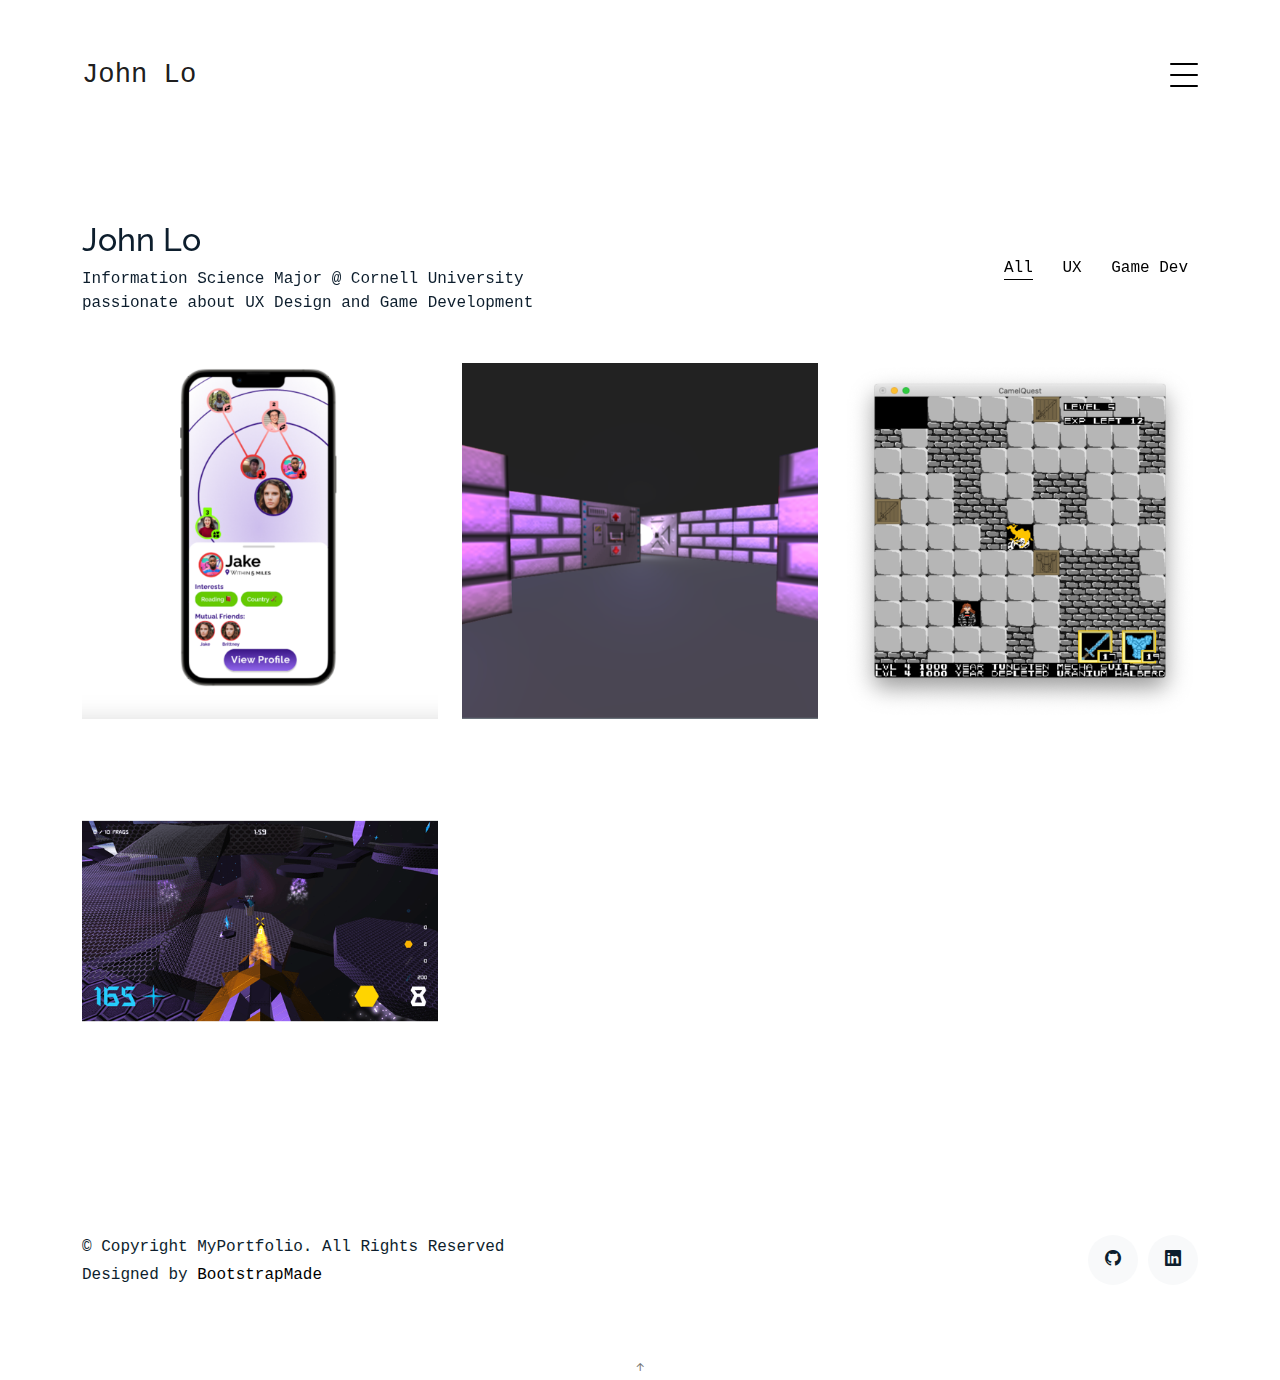
<file: index1.html>
<!DOCTYPE html>
<html lang="en">

<head>
  <meta charset="utf-8">
  <meta content="width=device-width, initial-scale=1.0" name="viewport">

  <title>John Lo</title>
  <meta content="" name="description">
  <meta content="" name="keywords">


  <!-- Favicons -->
  <link href="assets/img/favicon.png" rel="icon">
  <link href="assets/img/apple-touch-icon.png" rel="apple-touch-icon">

  <!-- Google Fonts -->
  <link
    href="https://fonts.googleapis.com/css?family=https://fonts.googleapis.com/css?family=Inconsolata:400,500,600,700|Raleway:400,400i,500,500i,600,600i,700,700i"
    rel="stylesheet">

  <!-- Vendor CSS Files -->
  <link href="assets/vendor/aos/aos.css" rel="stylesheet">
  <link href="assets/vendor/bootstrap/css/bootstrap.min.css" rel="stylesheet">
  <link href="assets/vendor/bootstrap-icons/bootstrap-icons.css" rel="stylesheet">
  <link href="assets/vendor/swiper/swiper-bundle.min.css" rel="stylesheet">

  <!-- Template Main CSS File -->
  <link href="assets/css/style.css" rel="stylesheet">

  <!-- =======================================================
  * Template Name: MyPortfolio - v4.7.0
  * Template URL: https://bootstrapmade.com/myportfolio-bootstrap-portfolio-website-template/
  * Author: BootstrapMade.com
  * License: https://bootstrapmade.com/license/
  ======================================================== -->
</head>

<body>

  <!-- ======= Navbar ======= -->
  <div class="collapse navbar-collapse custom-navmenu" id="main-navbar">
    <div class="container py-2 py-md-5">
      <div class="row align-items-start">
        <div class="col-md-2">
          <ul class="custom-menu">
            <li class="active"><a href="index.html">Home</a></li>
            <li><a href="about.html">About Me</a></li>
            <!-- <li><a href="services.html">Services</a></li> -->
            <!-- <li><a href="works.html">Works</a></li> -->
            <!-- <li><a href="contact.html">Contact</a></li> -->
          </ul>
        </div>
      </div>
    </div>
  </div>

  <nav class="navbar navbar-light custom-navbar">
    <div class="container">
      <a class="navbar-brand" href="index.html">John Lo</a>
      <a href="#" class="burger" data-bs-toggle="collapse" data-bs-target="#main-navbar">
        <span></span>
      </a>
    </div>
  </nav>

  <main id="main">

    <!-- ======= Works Section ======= -->
    <section class="section site-portfolio">
      <div class="container">
        <div class="row mb-5 align-items-center">
          <div class="col-md-12 col-lg-6 mb-4 mb-lg-0" data-aos="fade-up">
            <h2>John Lo</h2>
            <p class="mb-0">Information Science Major @ Cornell University passionate about UX Design and Game
              Development</p>
          </div>
          <div class="col-md-12 col-lg-6 text-start text-lg-end" data-aos="fade-up" data-aos-delay="100">
            <div id="filters" class="filters">
              <a href="#" data-filter="*" class="active">All</a>
              <!-- <a href="#" data-filter=".web">Web</a> -->
              <a href="#" data-filter=".ux">UX</a>
              <a href="#" data-filter=".gamedev">Game Dev</a>
              <!-- <a href="#" data-filter=".art">Art</a> -->
            </div>
          </div>
        </div>
        <div id="portfolio-grid" class="row no-gutter" data-aos="fade-up" data-aos-delay="200">

          <div class="item ux col-sm-6 col-md-4 col-lg-4 mb-4">
            <a href="project_ux_friendzone.html" class="item-wrap fancybox">
              <div class="work-info">
                <h3>FriendZone</h3>
                <span>UX</span>
              </div>
              <img class="img-fluid" src="assets/img/project_ux_fz/fz_0.png">
            </a>
          </div>

          <div class="item gamedev col-sm-6 col-md-4 col-lg-4 mb-4">
            <a href="project_gd_4620.html" class="item-wrap fancybox">
              <div class="work-info">
                <h3>Crawler</h3>
                <span>Game Dev</span>
              </div>
              <img class="img-fluid" src="assets/img/project_gd_4620/4620_0.png">
            </a>
          </div>

          <div class="item gamedev col-sm-6 col-md-4 col-lg-4 mb-4">
            <a href="project_gd_camelquest.html" class="item-wrap fancybox">
              <div class="work-info">
                <h3>CamelQuest</h3>
                <span>Game Dev</span>
              </div>
              <img class="img-fluid" src="assets/img/project_gd_cq/cq_0.png">
            </a>
          </div>

          <div class="item gamedev col-sm-6 col-md-4 col-lg-4 mb-4">
            <a href="project_gd_cupqake.html" class="item-wrap fancybox">
              <div class="work-info">
                <h3>CupQake Arena</h3>
                <span>Game Dev</span>
              </div>
              <img class="img-fluid" src="assets/img/project_gd_cupqake/ck_0.png">
            </a>
          </div>
          <!--
          <div class="item gamedev col-sm-6 col-md-4 col-lg-4 mb-4">
            <a href="work-single.html" class="item-wrap fancybox">
              <div class="work-info">
                <h3>Kitchen Sink</h3>
                <span>Photography</span>
              </div>
              <img class="img-fluid" src="assets/img/img_5.jpg">
            </a>
          </div>

          <div class="item art col-sm-6 col-md-4 col-lg-4 mb-4">
            <a href="work-single.html" class="item-wrap fancybox">
              <div class="work-info">
                <h3>Amazon</h3>
                <span>brandingn</span>
              </div>
              <img class="img-fluid" src="assets/img/img_6.jpg">
            </a>
          </div>
        -->
        </div>
      </div>
    </section><!-- End  Works Section -->

    <!-- ======= Clients Section ======= -->
    <!--
    <section class="section">
      <div class="container">
        <div class="row justify-content-center text-center mb-4">
          <div class="col-5">
            <h3 class="h3 heading">My Clients</h3>
            <p>Lorem ipsum dolor sit amet consectetur adipisicing elit explicabo inventore.</p>
          </div>
        </div>
        <div class="row">
          <div class="col-4 col-sm-4 col-md-2">
            <a href="#" class="client-logo"><img src="assets/img/logo-adobe.png" alt="Image" class="img-fluid"></a>
          </div>
          <div class="col-4 col-sm-4 col-md-2">
            <a href="#" class="client-logo"><img src="assets/img/logo-uber.png" alt="Image" class="img-fluid"></a>
          </div>
          <div class="col-4 col-sm-4 col-md-2">
            <a href="#" class="client-logo"><img src="assets/img/logo-apple.png" alt="Image" class="img-fluid"></a>
          </div>
          <div class="col-4 col-sm-4 col-md-2">
            <a href="#" class="client-logo"><img src="assets/img/logo-netflix.png" alt="Image" class="img-fluid"></a>
          </div>
          <div class="col-4 col-sm-4 col-md-2">
            <a href="#" class="client-logo"><img src="assets/img/logo-nike.png" alt="Image" class="img-fluid"></a>
          </div>
          <div class="col-4 col-sm-4 col-md-2">
            <a href="#" class="client-logo"><img src="assets/img/logo-google.png" alt="Image" class="img-fluid"></a>
          </div>

        </div>
      </div>
    </section>
  -->
    <!--
   
    <section class="section services">
      <div class="container">
        <div class="row justify-content-center text-center mb-4">
          <div class="col-5">
            <h3 class="h3 heading">My Services</h3>
            <p>Lorem ipsum dolor sit amet consectetur adipisicing elit explicabo inventore.</p>
          </div>
        </div>
        <div class="row">

          <div class="col-12 col-sm-6 col-md-6 col-lg-3">
            <i class="bi bi-card-checklist"></i>
            <h4 class="h4 mb-2">Web Design</h4>
            <p>Lorem ipsum dolor sit amet consectetur adipisicing elit explicabo inventore.</p>
            <ul class="list-unstyled list-line">
              <li>Lorem ipsum dolor sit amet consectetur adipisicing</li>
              <li>Non pariatur nisi</li>
              <li>Magnam soluta quod</li>
              <li>Lorem ipsum dolor</li>
              <li>Cumque quae aliquam</li>
            </ul>
          </div>
          <div class="col-12 col-sm-6 col-md-6 col-lg-3">
            <i class="bi bi-binoculars"></i>
            <h4 class="h4 mb-2">Mobile Applications</h4>
            <p>Lorem ipsum dolor sit amet consectetur adipisicing elit explicabo inventore.</p>
            <ul class="list-unstyled list-line">
              <li>Lorem ipsum dolor sit amet consectetur adipisicing</li>
              <li>Non pariatur nisi</li>
              <li>Magnam soluta quod</li>
              <li>Lorem ipsum dolor</li>
              <li>Cumque quae aliquam</li>
            </ul>
          </div>
          <div class="col-12 col-sm-6 col-md-6 col-lg-3">
            <i class="bi bi-brightness-high"></i>
            <h4 class="h4 mb-2">Graphic Design</h4>
            <p>Lorem ipsum dolor sit amet consectetur adipisicing elit explicabo inventore.</p>
            <ul class="list-unstyled list-line">
              <li>Lorem ipsum dolor sit amet consectetur adipisicing</li>
              <li>Non pariatur nisi</li>
              <li>Magnam soluta quod</li>
              <li>Lorem ipsum dolor</li>
              <li>Cumque quae aliquam</li>
            </ul>
          </div>
          <div class="col-12 col-sm-6 col-md-6 col-lg-3">
            <i class="bi bi-calendar4-week"></i>
            <h4 class="h4 mb-2">SEO</h4>
            <p>Lorem ipsum dolor sit amet consectetur adipisicing elit explicabo inventore.</p>
            <ul class="list-unstyled list-line">
              <li>Lorem ipsum dolor sit amet consectetur adipisicing</li>
              <li>Non pariatur nisi</li>
              <li>Magnam soluta quod</li>
              <li>Lorem ipsum dolor</li>
              <li>Cumque quae aliquam</li>
            </ul>
          </div>
        </div>
      </div>
    </section>

    <section class="section pt-0">
      <div class="container">

        <div class="testimonials-slider swiper" data-aos="fade-up" data-aos-delay="100">
          <div class="swiper-wrapper">

            <div class="swiper-slide">
              <div class="testimonial-wrap">
                <div class="testimonial">
                  <img src="assets/img/person_1.jpg" alt="Image" class="img-fluid">
                  <blockquote>
                    <p>Lorem ipsum dolor sit amet consectetur adipisicing elit. Quisquam necessitatibus incidunt ut officiis
                      explicabo inventore.</p>
                  </blockquote>
                  <p>&mdash; Jean Hicks</p>
                </div>
              </div>
            </div>

            <div class="swiper-slide">
              <div class="testimonial-wrap">
                <div class="testimonial">
                  <img src="assets/img/person_2.jpg" alt="Image" class="img-fluid">
                  <blockquote>
                    <p>Lorem ipsum dolor sit amet consectetur adipisicing elit. Quisquam necessitatibus incidunt ut officiis
                      explicabo inventore.</p>
                  </blockquote>
                  <p>&mdash; Chris Stanworth</p>
                </div>
              </div>
            </div>
          </div>
          <div class="swiper-pagination"></div>
        </div>

      </div>
    </section>
  -->
  </main><!-- End #main -->

  <!-- ======= Footer ======= -->
  <footer class="footer" role="contentinfo">
    <div class="container">
      <div class="row">
        <div class="col-sm-6">
          <p class="mb-1">&copy; Copyright MyPortfolio. All Rights Reserved</p>
          <div class="credits">
            <!--
            All the links in the footer should remain intact.
            You can delete the links only if you purchased the pro version.
            Licensing information: https://bootstrapmade.com/license/
            Purchase the pro version with working PHP/AJAX contact form: https://bootstrapmade.com/buy/?theme=MyPortfolio
          -->
            Designed by <a href="https://bootstrapmade.com/">BootstrapMade</a>
          </div>
        </div>
        <div class="col-sm-6 social text-md-end">
          <!-- <a href="#"><span class="bi bi-twitter"></span></a>
          <a href="#"><span class="bi bi-facebook"></span></a>
          <a href="#"><span class="bi bi-instagram"></span></a> -->
          <a href="https://github.com/jdl283"><span class="bi bi-github"></span></a>
          <a href="https://www.linkedin.com/in/john-lo-0a4b84112/"><span class="bi bi-linkedin"></span></a>
        </div>
      </div>
    </div>
  </footer>

  <a href="#" class="back-to-top d-flex align-items-center justify-content-center"><i
      class="bi bi-arrow-up-short"></i></a>

  <!-- Vendor JS Files -->
  <script src="assets/vendor/aos/aos.js"></script>
  <script src="assets/vendor/bootstrap/js/bootstrap.bundle.min.js"></script>
  <script src="assets/vendor/isotope-layout/isotope.pkgd.min.js"></script>
  <script src="assets/vendor/swiper/swiper-bundle.min.js"></script>
  <script src="assets/vendor/php-email-form/validate.js"></script>

  <!-- Template Main JS File -->
  <script src="assets/js/main.js"></script>

</body>

</html>
</file>
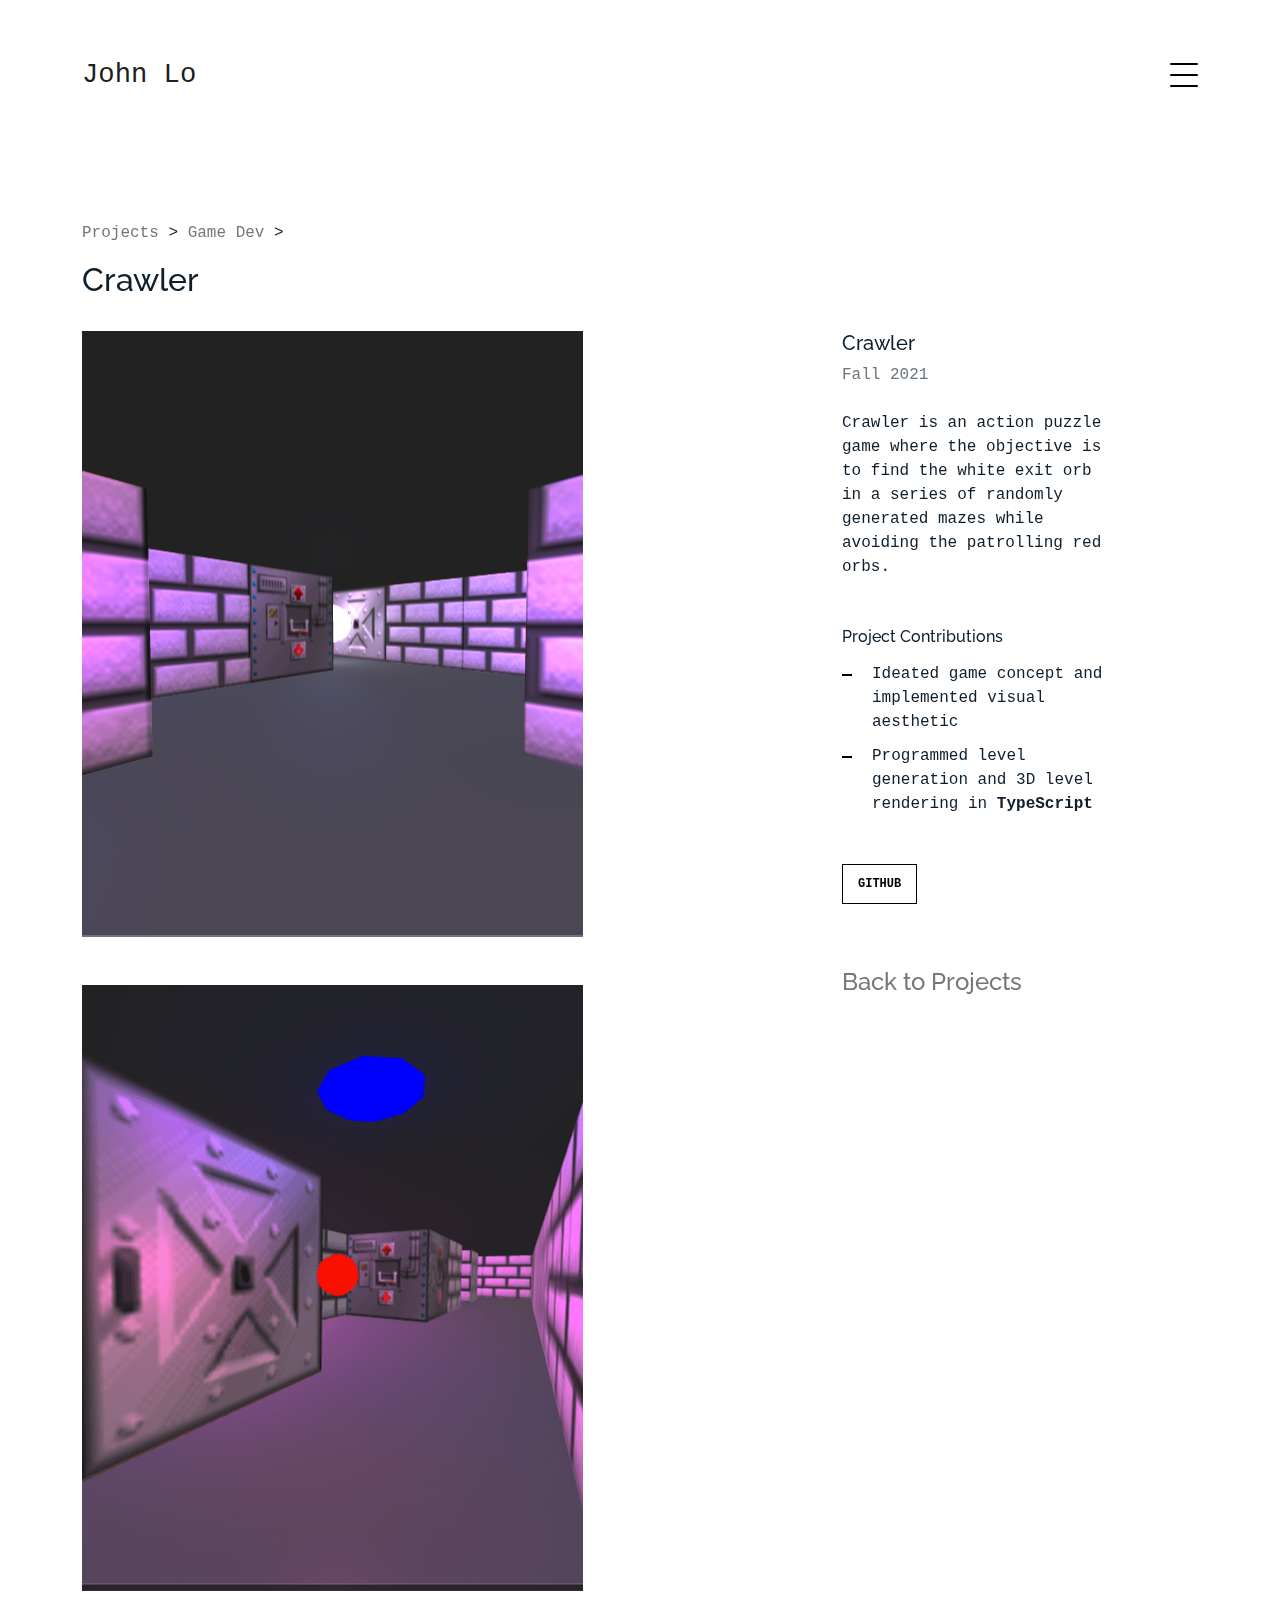
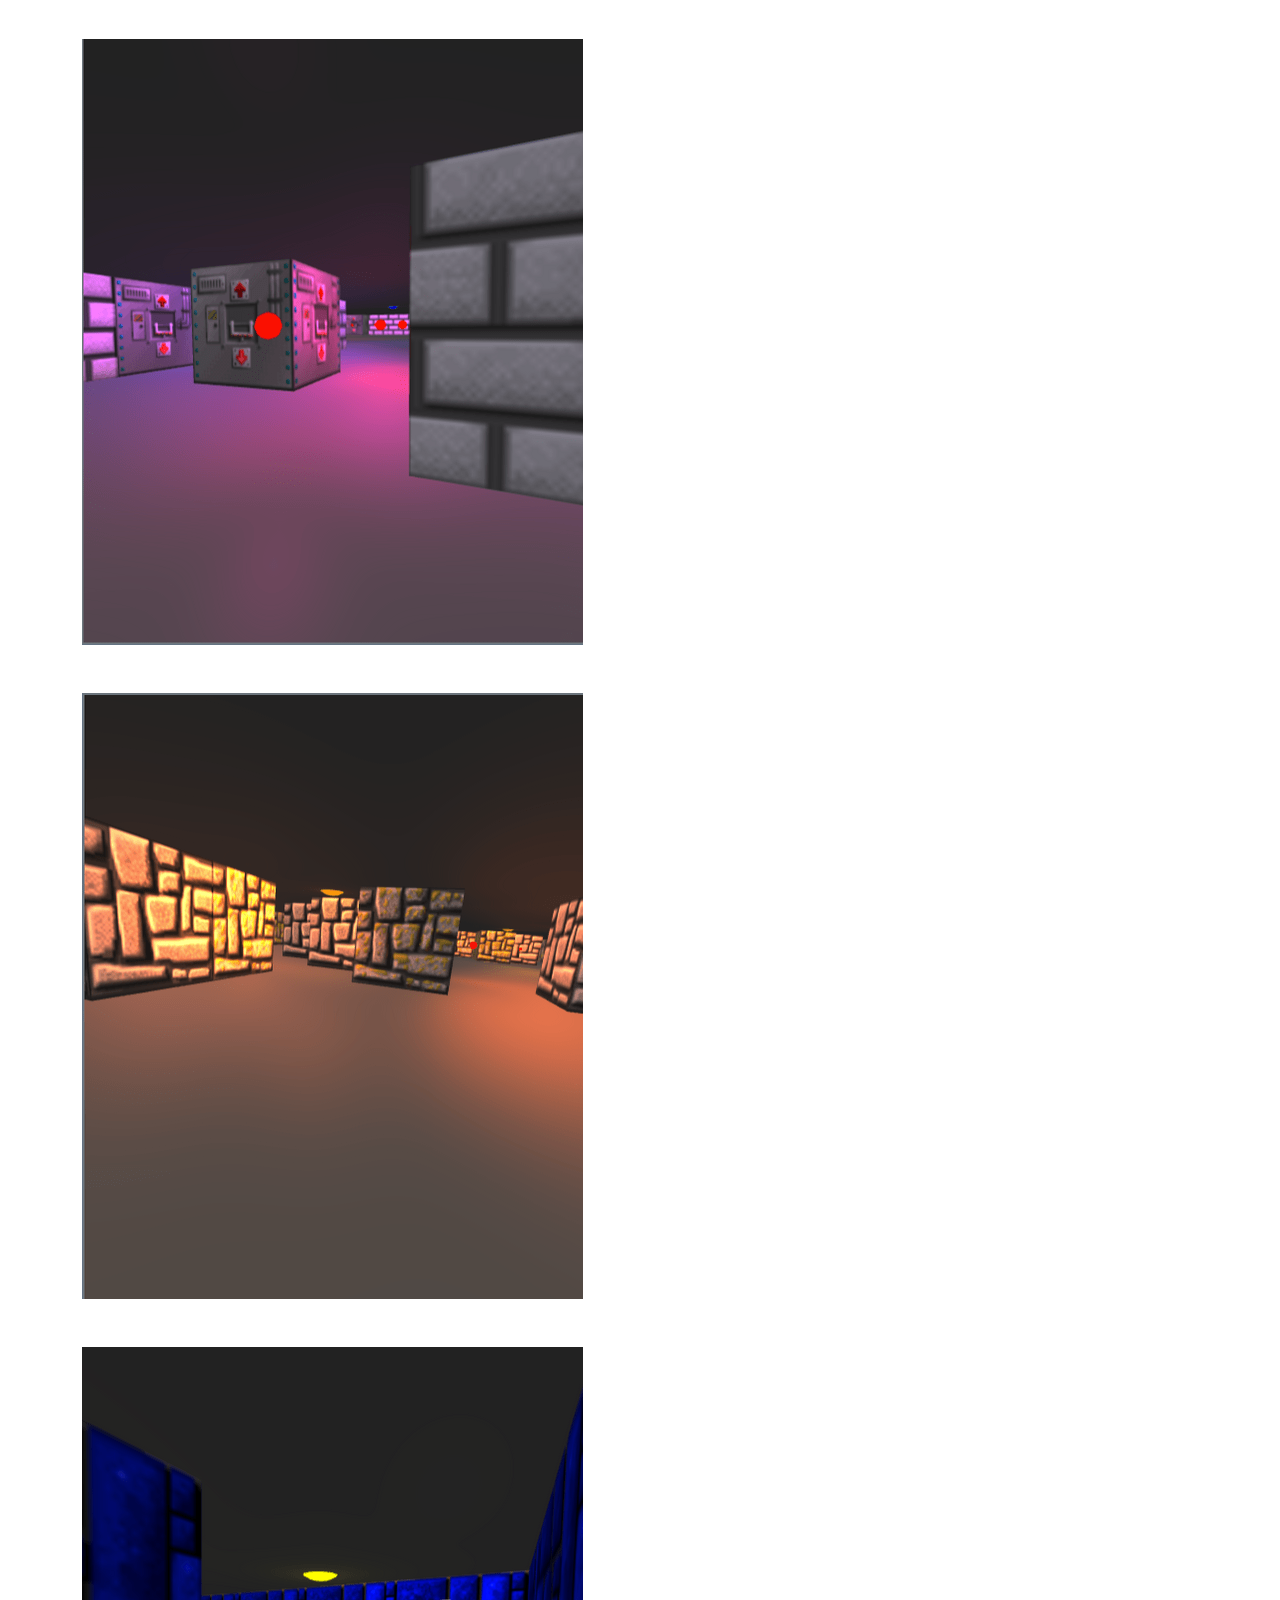
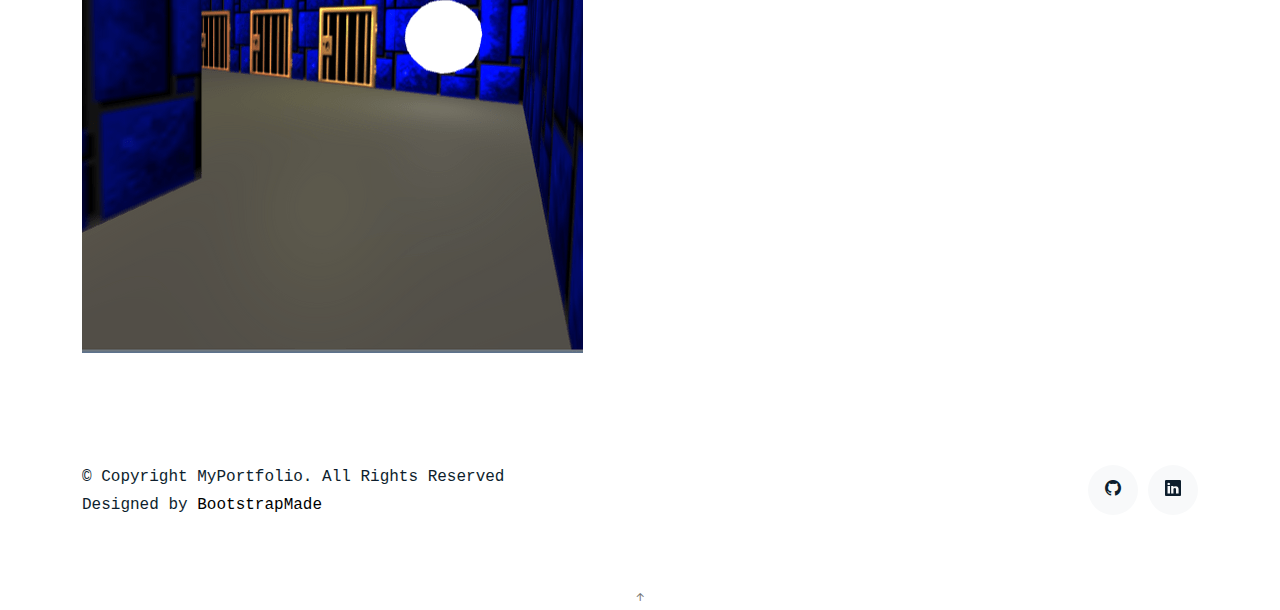
<file: project_gd_4620.html>
<!DOCTYPE html>
<html lang="en">

<head>
  <meta charset="utf-8">
  <meta content="width=device-width, initial-scale=1.0" name="viewport">

  <title>John Lo - Crawler</title>
  <meta content="" name="description">
  <meta content="" name="keywords">

  <!-- Favicons -->
  <link href="assets/img/favicon.png" rel="icon">
  <link href="assets/img/apple-touch-icon.png" rel="apple-touch-icon">

  <!-- Google Fonts -->
  <link
    href="https://fonts.googleapis.com/css?family=https://fonts.googleapis.com/css?family=Inconsolata:400,500,600,700|Raleway:400,400i,500,500i,600,600i,700,700i"
    rel="stylesheet">

  <!-- Vendor CSS Files -->
  <link href="assets/vendor/aos/aos.css" rel="stylesheet">
  <link href="assets/vendor/bootstrap/css/bootstrap.min.css" rel="stylesheet">
  <link href="assets/vendor/bootstrap-icons/bootstrap-icons.css" rel="stylesheet">
  <link href="assets/vendor/swiper/swiper-bundle.min.css" rel="stylesheet">

  <!-- Template Main CSS File -->
  <link href="assets/css/style.css" rel="stylesheet">

  <!-- =======================================================
  * Template Name: MyPortfolio - v4.7.0
  * Template URL: https://bootstrapmade.com/myportfolio-bootstrap-portfolio-website-template/
  * Author: BootstrapMade.com
  * License: https://bootstrapmade.com/license/
  ======================================================== -->
</head>

<body>

  <!-- ======= Navbar ======= -->
  <!-- <div class="collapse navbar-collapse custom-navmenu" id="main-navbar">
    <div class="container py-2 py-md-5">
      <div class="row align-items-start">
        <div class="col-md-2">
          <ul class="custom-menu">
            <li><a href="index.html">Home</a></li>
            <li><a href="about.html">About Me</a></li>
            <li><a href="services.html">Services</a></li>
            <li><a href="works.html">Works</a></li>
            <li><a href="contact.html">Contact</a></li>
          </ul>
        </div>
      </div>
    </div>
  </div> -->

  <nav class="navbar navbar-light custom-navbar">
    <div class="container">
      <a class="navbar-brand" href="index.html">John Lo</a>
      <a href="#" class="burger" data-bs-toggle="collapse" data-bs-target="#main-navbar">
        <span></span>
      </a>
    </div>
  </nav>

  <main id="main">

    <section class="section">
      <div class="container">
        <div class="row mb-4 align-items-center">
          <div class="col-md-6" data-aos="fade-up">
            <p> <a href="index.html#projects">Projects</a> > <a href="index.html#projects">Game
                Dev</a> > </p>
            <h2>Crawler</h2>
            <!--
            <p>Lorem ipsum dolor sit amet consectetur adipisicing elit. Quisquam necessitatibus incidunt ut officiis explicabo inventore.</p>
            -->
          </div>
        </div>
      </div>

      <div class="site-section pb-0">
        <div class="container">
          <div class="row align-items-stretch">
            <div class="col-md-8" data-aos="fade-up">
              <!-- <img src="assets/img/img_1_big.jpg" alt="Image" class="img-fluid"> -->
              <img src="assets/img/project_gd_4620/4620_1.png" alt="Image" class="img-fluid mb-5">
              <img src="assets/img/project_gd_4620/4620_2.png" alt="Image" class="img-fluid mb-5">
              <img src="assets/img/project_gd_4620/4620_3.png" alt="Image" class="img-fluid mb-5">
              <img src="assets/img/project_gd_4620/4620_4.png" alt="Image" class="img-fluid mb-5">
              <img src="assets/img/project_gd_4620/4620_5.png" alt="Image" class="img-fluid">
            </div>
            <div class="col-md-3 ml-auto" data-aos="fade-up" data-aos-delay="100">

              <h3 class="h3">Crawler</h3>
              <p class="mb-4"><span class="text-muted">Fall 2021</span></p>

              <div class="mb-5">
                <p>Crawler is an action puzzle game where the objective is to find the white exit orb in a series of
                  randomly generated mazes while avoiding the patrolling red orbs.
                </p>
              </div>
              <div class="sticky-content">
                <h4 class="h4 mb-3">Project Contributions</h4>
                <ul class="list-unstyled list-line mb-5">
                  <li>Ideated game concept and implemented visual aesthetic</li>
                  <li>Programmed level generation and 3D level rendering in <b>TypeScript</b></li>
                </ul>

                <!--
                <h4 class="h4 mb-3">Tools</h4>
                <ul class="list-unstyled list-line mb-5">
                  <li>TypeScript</li>
                </ul>
              

                <h4 class="h4 mb-3">Date</h4>
                <p>December 2021</p>
              -->

                <p><a href="https://github.com/jdl283/4620crawler" class="readmore">Github</a></p>
                <h4 class="pt-5"><a href="index.html#projects">Back to Projects</a></h4>
              </div>
            </div>
          </div>
        </div>
    </section>


    <!-- ======= Testimonials Section ======= 
    <section class="section pt-0">
      <div class="container">

        <div class="testimonials-slider swiper" data-aos="fade-up" data-aos-delay="100">
          <div class="swiper-wrapper">

            <div class="swiper-slide">
              <div class="testimonial-wrap">
                <div class="testimonial">
                  <img src="assets/img/person_1.jpg" alt="Image" class="img-fluid">
                  <blockquote>
                    <p>Lorem ipsum dolor sit amet consectetur adipisicing elit. Quisquam necessitatibus incidunt ut officiis
                      explicabo inventore.</p>
                  </blockquote>
                  <p>&mdash; Jean Hicks</p>
                </div>
              </div>
            </div>  

            <div class="swiper-slide">
              <div class="testimonial-wrap">
                <div class="testimonial">
                  <img src="assets/img/person_2.jpg" alt="Image" class="img-fluid">
                  <blockquote>
                    <p>Lorem ipsum dolor sit amet consectetur adipisicing elit. Quisquam necessitatibus incidunt ut officiis
                      explicabo inventore.</p>
                  </blockquote>
                  <p>&mdash; Chris Stanworth</p>
                </div>
              </div>
            </div>  

          </div>
          <div class="swiper-pagination"></div>
        </div>

      </div>
    </section> End Testimonials Section -->

  </main><!-- End #main -->

  <!-- ======= Footer ======= -->
  <footer class="footer" role="contentinfo">
    <div class="container">
      <div class="row">
        <div class="col-sm-6">
          <p class="mb-1">&copy; Copyright MyPortfolio. All Rights Reserved</p>
          <div class="credits">
            <!--
            All the links in the footer should remain intact.
            You can delete the links only if you purchased the pro version.
            Licensing information: https://bootstrapmade.com/license/
            Purchase the pro version with working PHP/AJAX contact form: https://bootstrapmade.com/buy/?theme=MyPortfolio
          -->
            Designed by <a href="https://bootstrapmade.com/">BootstrapMade</a>
          </div>
        </div>
        <div class="col-sm-6 social text-md-end">
          <!-- <a href="#"><span class="bi bi-twitter"></span></a>
          <a href="#"><span class="bi bi-facebook"></span></a>
          <a href="#"><span class="bi bi-instagram"></span></a> -->
          <a href="https://github.com/jdl283"><span class="bi bi-github"></span></a>
          <a href="https://www.linkedin.com/in/john-lo-0a4b84112/"><span class="bi bi-linkedin"></span></a>
        </div>
      </div>
    </div>
  </footer>

  <a href="#" class="back-to-top d-flex align-items-center justify-content-center"><i
      class="bi bi-arrow-up-short"></i></a>

  <!-- Vendor JS Files -->
  <script src="assets/vendor/aos/aos.js"></script>
  <script src="assets/vendor/bootstrap/js/bootstrap.bundle.min.js"></script>
  <script src="assets/vendor/isotope-layout/isotope.pkgd.min.js"></script>
  <script src="assets/vendor/swiper/swiper-bundle.min.js"></script>
  <script src="assets/vendor/php-email-form/validate.js"></script>

  <!-- Template Main JS File -->
  <script src="assets/js/main.js"></script>

</body>

</html>
</file>
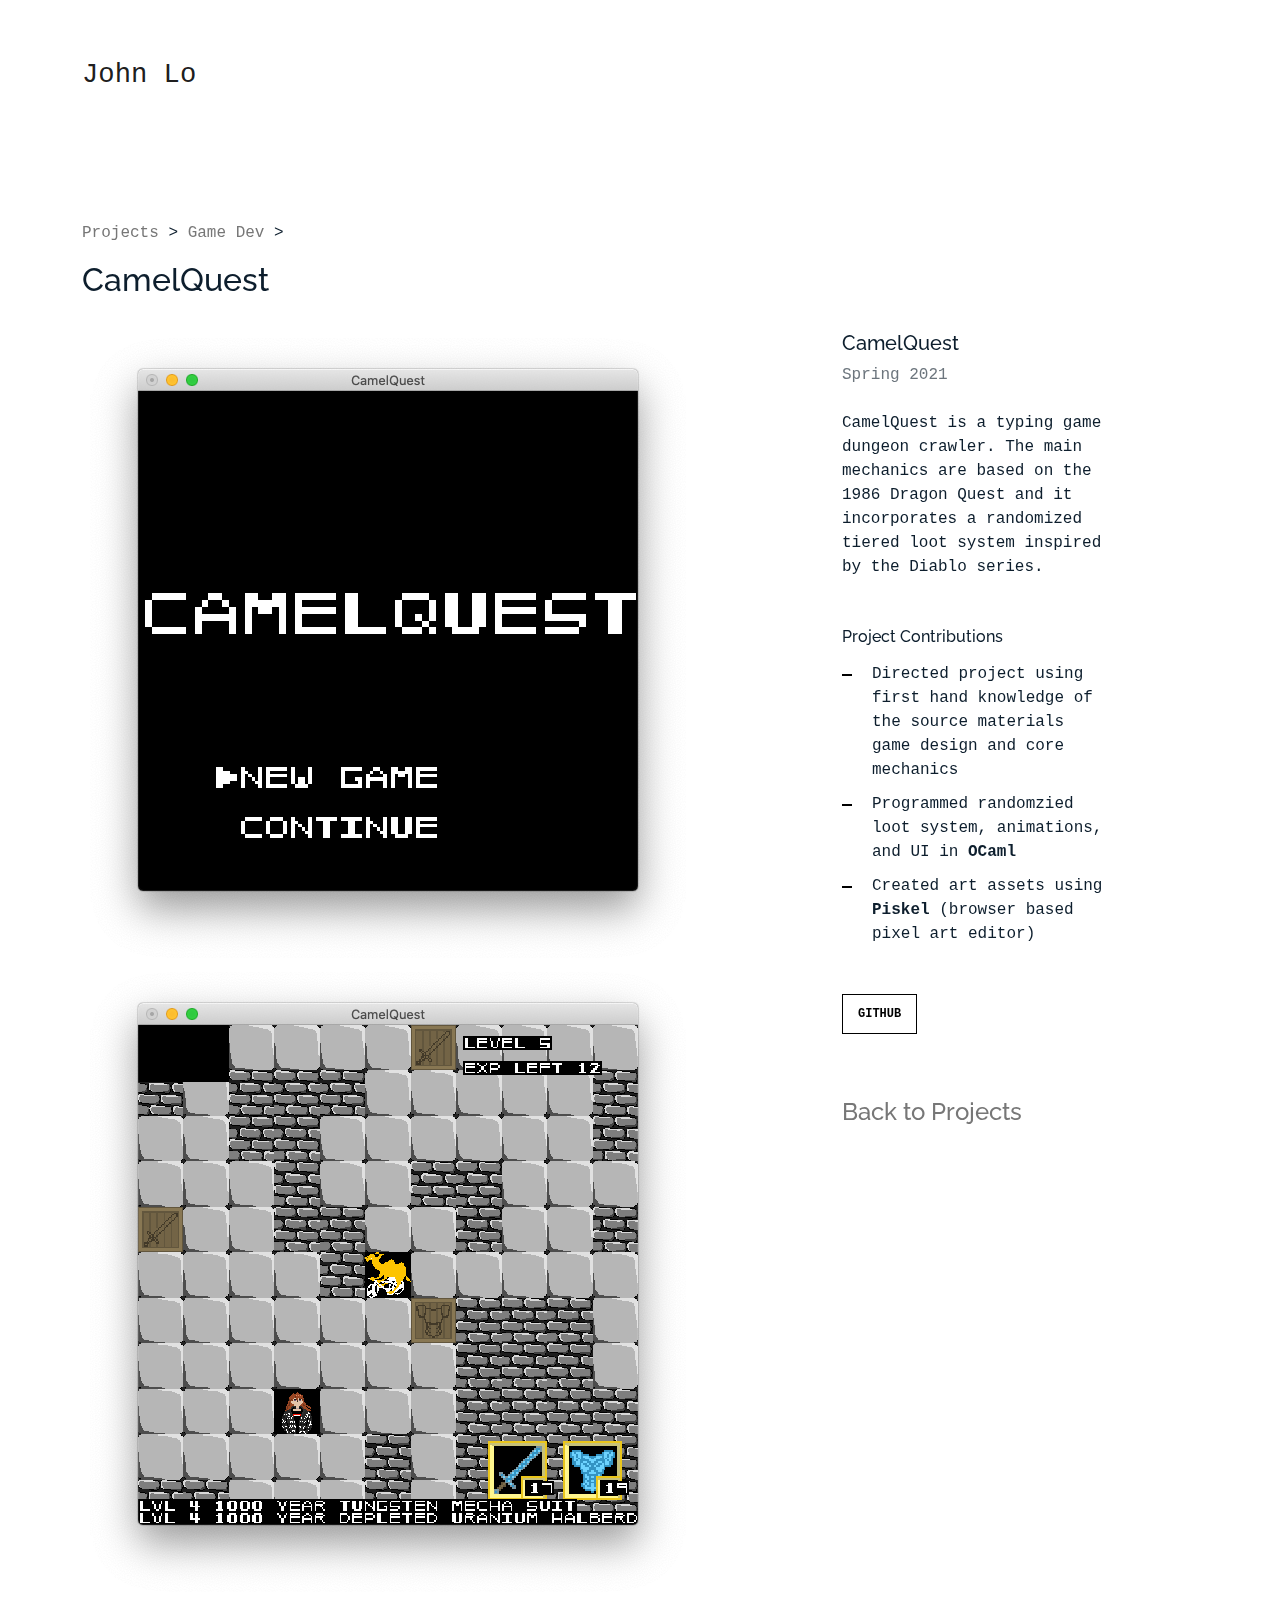
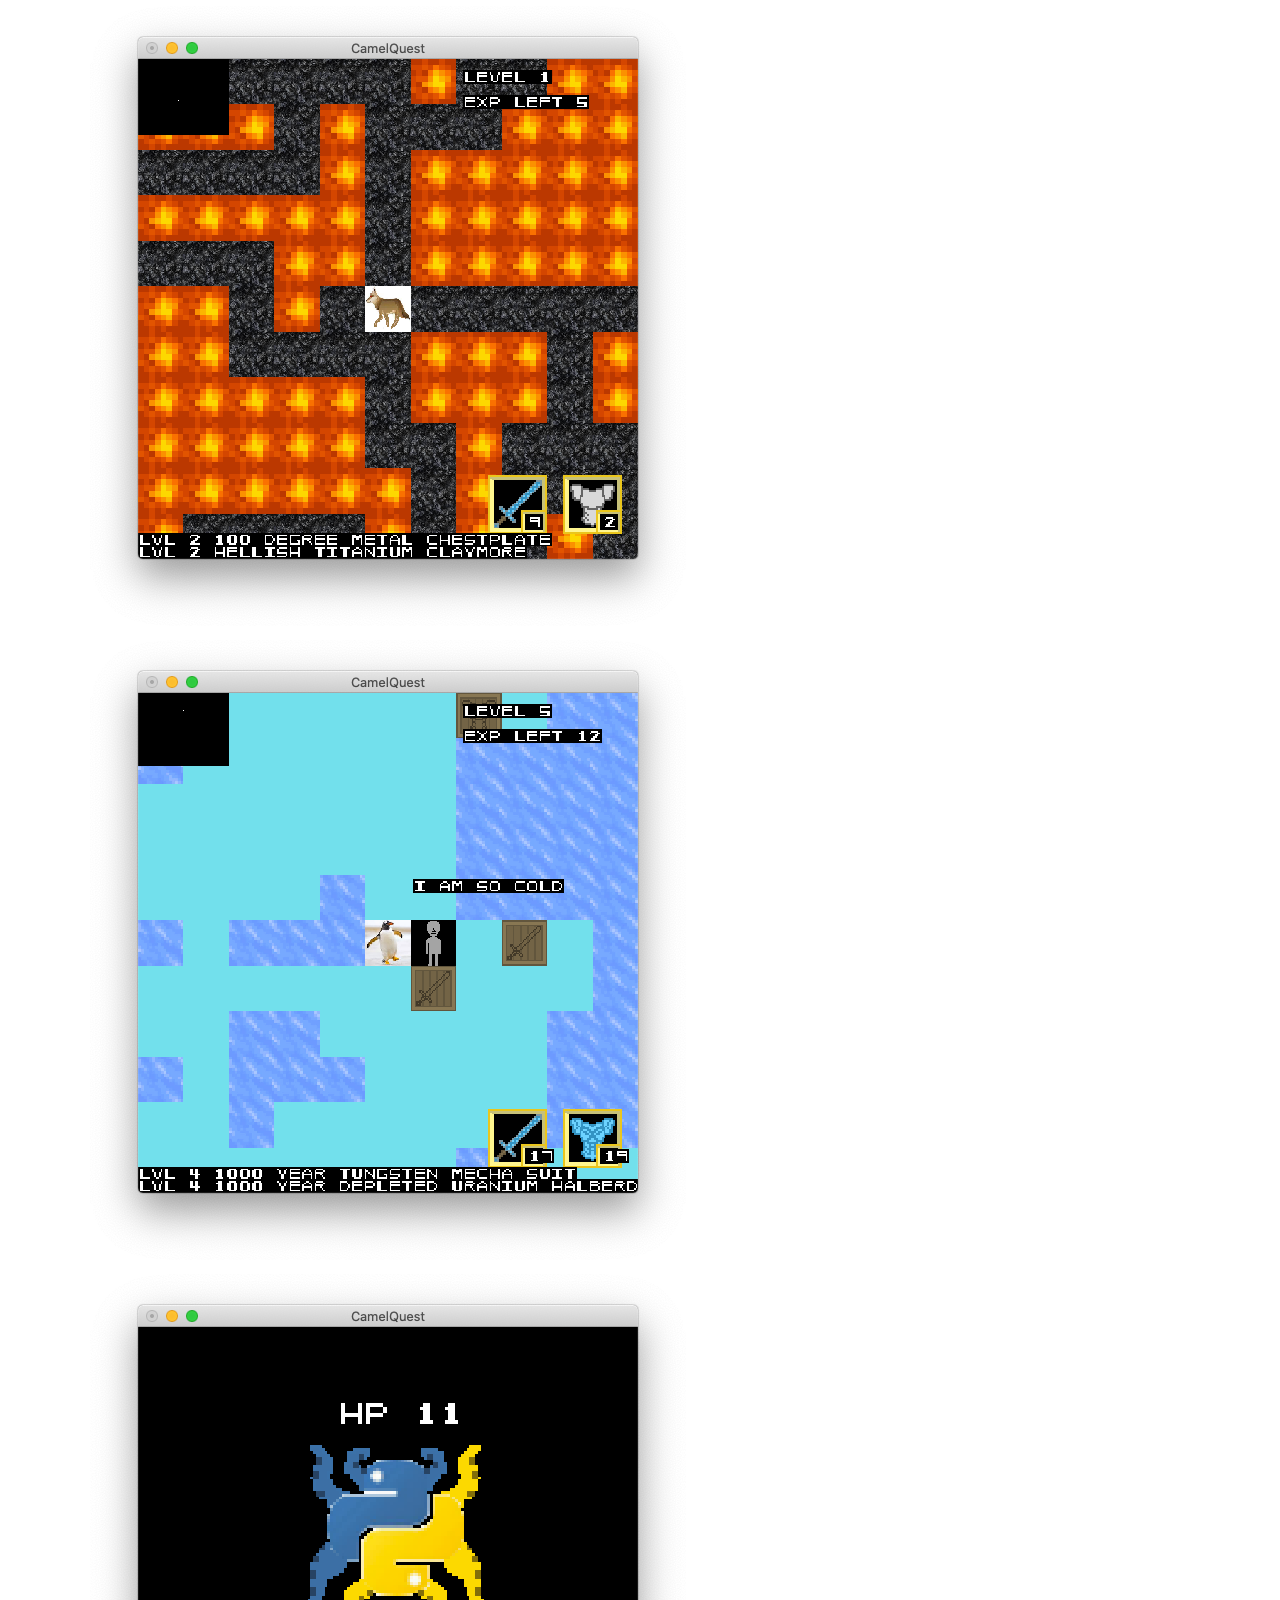
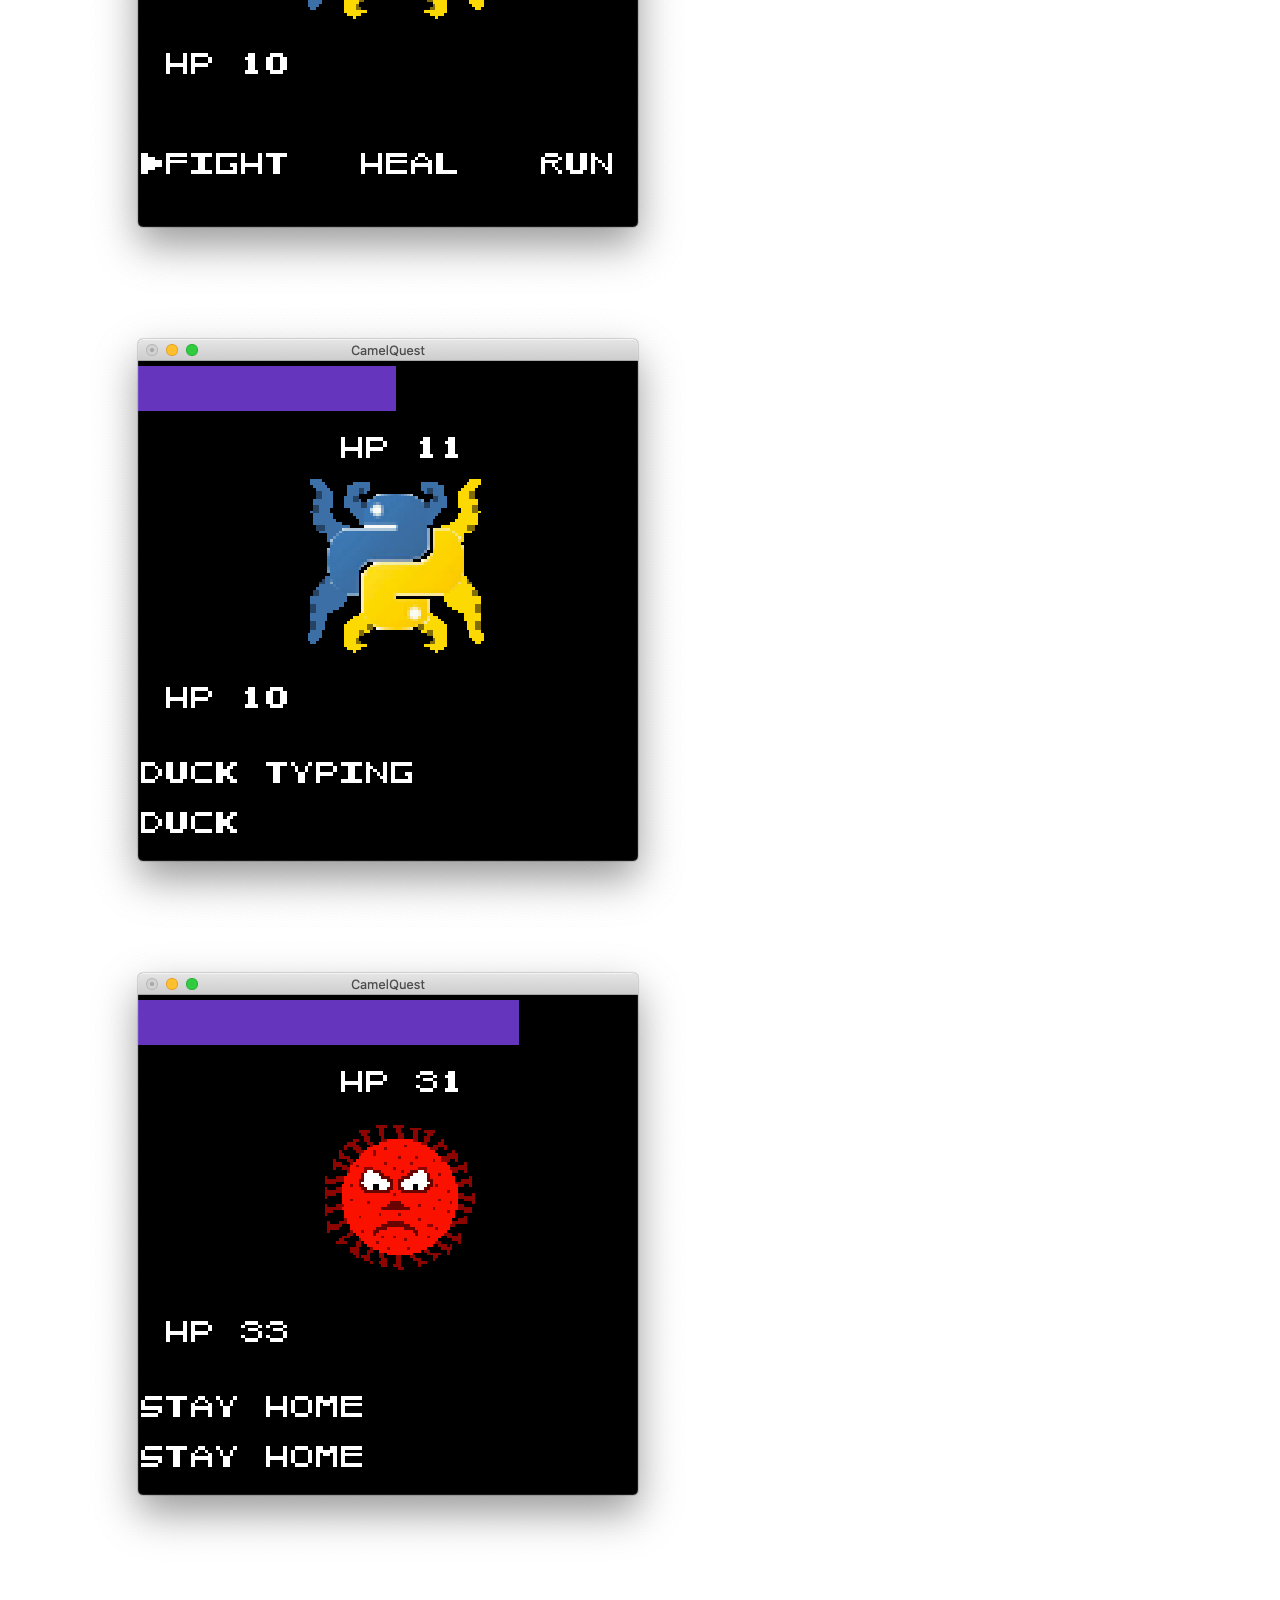
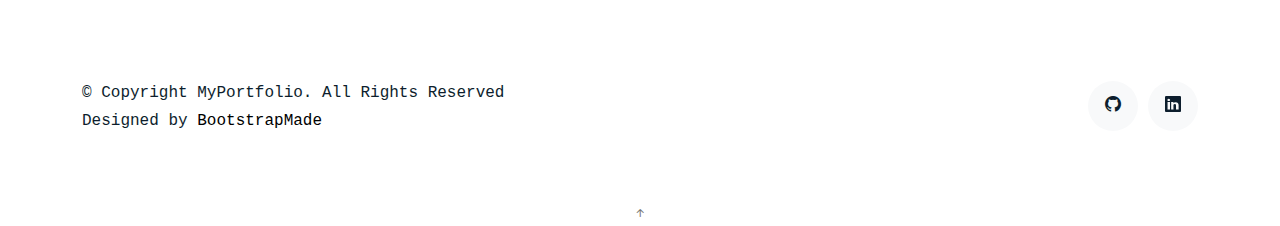
<file: project_gd_camelquest.html>
<!DOCTYPE html>
<html lang="en">

<head>
  <meta charset="utf-8">
  <meta content="width=device-width, initial-scale=1.0" name="viewport">

  <title>John Lo - CamelQuest</title>
  <meta content="" name="description">
  <meta content="" name="keywords">

  <!-- Favicons -->
  <link href="assets/img/favicon.png" rel="icon">
  <link href="assets/img/apple-touch-icon.png" rel="apple-touch-icon">

  <!-- Google Fonts -->
  <link
    href="https://fonts.googleapis.com/css?family=https://fonts.googleapis.com/css?family=Inconsolata:400,500,600,700|Raleway:400,400i,500,500i,600,600i,700,700i"
    rel="stylesheet">

  <!-- Vendor CSS Files -->
  <link href="assets/vendor/aos/aos.css" rel="stylesheet">
  <link href="assets/vendor/bootstrap/css/bootstrap.min.css" rel="stylesheet">
  <link href="assets/vendor/bootstrap-icons/bootstrap-icons.css" rel="stylesheet">
  <link href="assets/vendor/swiper/swiper-bundle.min.css" rel="stylesheet">

  <!-- Template Main CSS File -->
  <link href="assets/css/style.css" rel="stylesheet">

  <!-- =======================================================
  * Template Name: MyPortfolio - v4.7.0
  * Template URL: https://bootstrapmade.com/myportfolio-bootstrap-portfolio-website-template/
  * Author: BootstrapMade.com
  * License: https://bootstrapmade.com/license/
  ======================================================== -->
</head>

<body>

  <!-- ======= Navbar ======= -->
  <!-- <div class="collapse navbar-collapse custom-navmenu" id="main-navbar">
    <div class="container py-2 py-md-5">
      <div class="row align-items-start">
        <div class="col-md-2">
          <ul class="custom-menu">
            <li><a href="index.html">Home</a></li>
            <li><a href="about.html">About Me</a></li>
            <li><a href="services.html">Services</a></li>
            <li><a href="works.html">Works</a></li>
            <li><a href="contact.html">Contact</a></li>
          </ul>
        </div>
      </div>
    </div>
  </div> -->

  <nav class="navbar navbar-light custom-navbar">
    <div class="container">
      <a class="navbar-brand" href="index.html">John Lo</a>
      <!-- <a href="#" class="burger" data-bs-toggle="collapse" data-bs-target="#main-navbar"> -->
      <span></span>
      </a>
    </div>
  </nav>

  <main id="main">

    <section class="section">
      <div class="container">
        <div class="row mb-4 align-items-center">
          <div class="col-md-6" data-aos="fade-up">
            <p> <a href="index.html#projects">Projects</a> > <a href="index.html#projects">Game
                Dev</a> > </p>
            <h2>CamelQuest</h2>
            <!--
            <p>Lorem ipsum dolor sit amet consectetur adipisicing elit. Quisquam necessitatibus incidunt ut officiis explicabo inventore.</p>
            -->
          </div>
        </div>
      </div>

      <div class="site-section pb-0">
        <div class="container">
          <div class="row align-items-stretch">
            <div class="col-md-8" data-aos="fade-up">
              <!-- <img src="assets/img/img_1_big.jpg" alt="Image" class="img-fluid"> -->
              <img src="assets/img/project_gd_cq/cq_1.png" alt="Image" class="img-fluid">
              <img src="assets/img/project_gd_cq/cq_2.png" alt="Image" class="img-fluid">
              <img src="assets/img/project_gd_cq/cq_3.png" alt="Image" class="img-fluid">
              <img src="assets/img/project_gd_cq/cq_4.png" alt="Image" class="img-fluid">
              <img src="assets/img/project_gd_cq/cq_5.png" alt="Image" class="img-fluid">
              <img src="assets/img/project_gd_cq/cq_6.png" alt="Image" class="img-fluid">
              <img src="assets/img/project_gd_cq/cq_7.png" alt="Image" class="img-fluid">
            </div>
            <div class="col-md-3 ml-auto" data-aos="fade-up" data-aos-delay="100">
              <h3 class="h3">CamelQuest</h3>
              <p class="mb-4"><span class="text-muted">Spring 2021</span></p>
              <div class="mb-5">
                <p>CamelQuest is a typing game dungeon crawler. The main mechanics are based on the 1986 Dragon Quest
                  and it incorporates a randomized tiered loot system inspired by the Diablo series.
                </p>
              </div>
              <div class="sticky-content">
                <h4 class="h4 mb-3">Project Contributions</h4>
                <ul class="list-unstyled list-line mb-5">
                  <li>Directed project using first hand knowledge of the source materials game design and core
                    mechanics</li>
                  <li>Programmed randomzied loot system, animations, and UI in <b>OCaml</b></li>
                  <li>Created art assets using <b>Piskel</b> (browser based pixel art editor)</li>
                  </li>
                </ul>
                <p><a href="https://github.com/jdl283/CamelQuest" class="readmore">Github</a></p>
                <h4 class="pt-5"><a href="index.html#projects">Back to Projects</a></h4>
              </div>
            </div>
          </div>
        </div>
    </section>

    <!-- ======= Testimonials Section ======= 
    <section class="section pt-0">
      <div class="container">

        <div class="testimonials-slider swiper" data-aos="fade-up" data-aos-delay="100">
          <div class="swiper-wrapper">

            <div class="swiper-slide">
              <div class="testimonial-wrap">
                <div class="testimonial">
                  <img src="assets/img/person_1.jpg" alt="Image" class="img-fluid">
                  <blockquote>
                    <p>Lorem ipsum dolor sit amet consectetur adipisicing elit. Quisquam necessitatibus incidunt ut officiis
                      explicabo inventore.</p>
                  </blockquote>
                  <p>&mdash; Jean Hicks</p>
                </div>
              </div>
            </div>  

            <div class="swiper-slide">
              <div class="testimonial-wrap">
                <div class="testimonial">
                  <img src="assets/img/person_2.jpg" alt="Image" class="img-fluid">
                  <blockquote>
                    <p>Lorem ipsum dolor sit amet consectetur adipisicing elit. Quisquam necessitatibus incidunt ut officiis
                      explicabo inventore.</p>
                  </blockquote>
                  <p>&mdash; Chris Stanworth</p>
                </div>
              </div>
            </div>  

          </div>
          <div class="swiper-pagination"></div>
        </div>

      </div>
    </section> End Testimonials Section -->

  </main><!-- End #main -->

  <!-- ======= Footer ======= -->
  <footer class="footer" role="contentinfo">
    <div class="container">
      <div class="row">
        <div class="col-sm-6">
          <p class="mb-1">&copy; Copyright MyPortfolio. All Rights Reserved</p>
          <div class="credits">
            <!--
            All the links in the footer should remain intact.
            You can delete the links only if you purchased the pro version.
            Licensing information: https://bootstrapmade.com/license/
            Purchase the pro version with working PHP/AJAX contact form: https://bootstrapmade.com/buy/?theme=MyPortfolio
          -->
            Designed by <a href="https://bootstrapmade.com/">BootstrapMade</a>
          </div>
        </div>
        <div class="col-sm-6 social text-md-end">
          <!-- <a href="#"><span class="bi bi-twitter"></span></a>
          <a href="#"><span class="bi bi-facebook"></span></a>
          <a href="#"><span class="bi bi-instagram"></span></a> -->
          <a href="https://github.com/jdl283"><span class="bi bi-github"></span></a>
          <a href="https://www.linkedin.com/in/john-lo-0a4b84112/"><span class="bi bi-linkedin"></span></a>
        </div>
      </div>
    </div>
  </footer>

  <a href="#" class="back-to-top d-flex align-items-center justify-content-center"><i
      class="bi bi-arrow-up-short"></i></a>

  <!-- Vendor JS Files -->
  <script src="assets/vendor/aos/aos.js"></script>
  <script src="assets/vendor/bootstrap/js/bootstrap.bundle.min.js"></script>
  <script src="assets/vendor/isotope-layout/isotope.pkgd.min.js"></script>
  <script src="assets/vendor/swiper/swiper-bundle.min.js"></script>
  <script src="assets/vendor/php-email-form/validate.js"></script>

  <!-- Template Main JS File -->
  <script src="assets/js/main.js"></script>

</body>

</html>
</file>
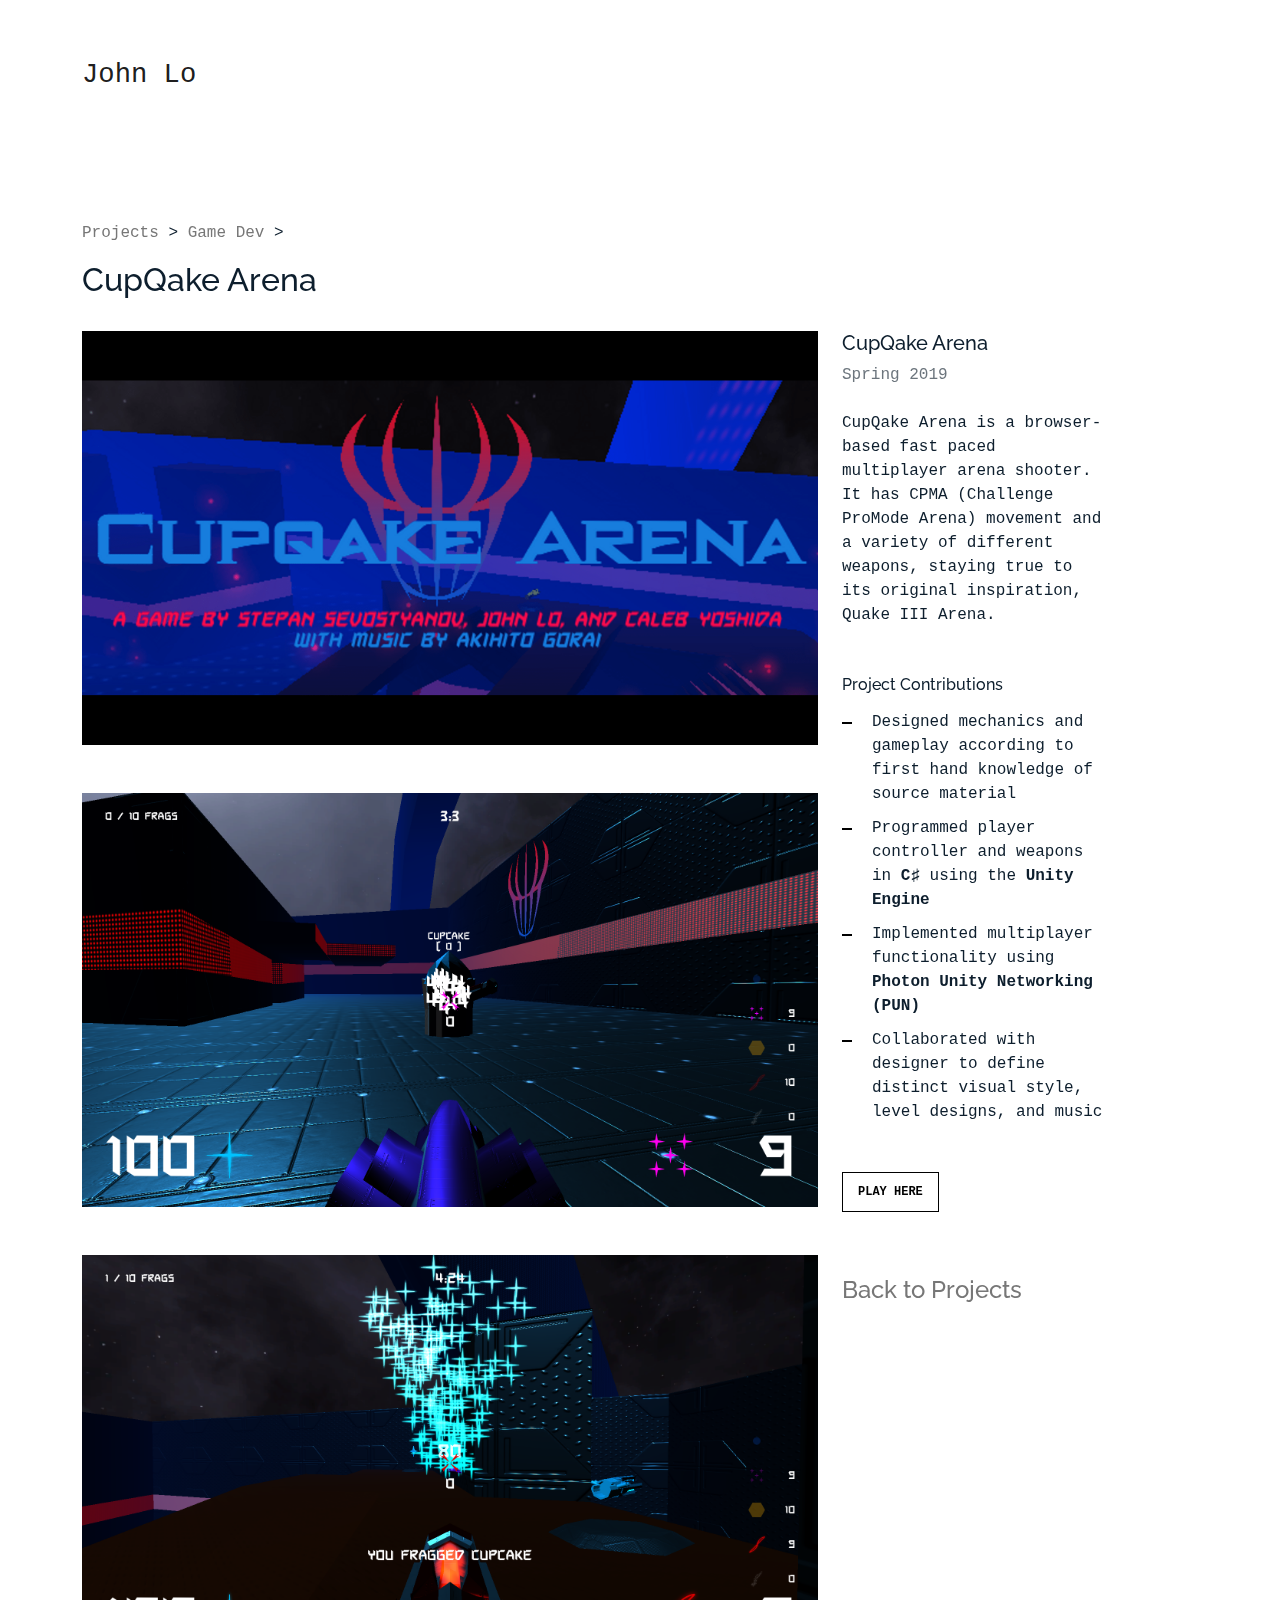
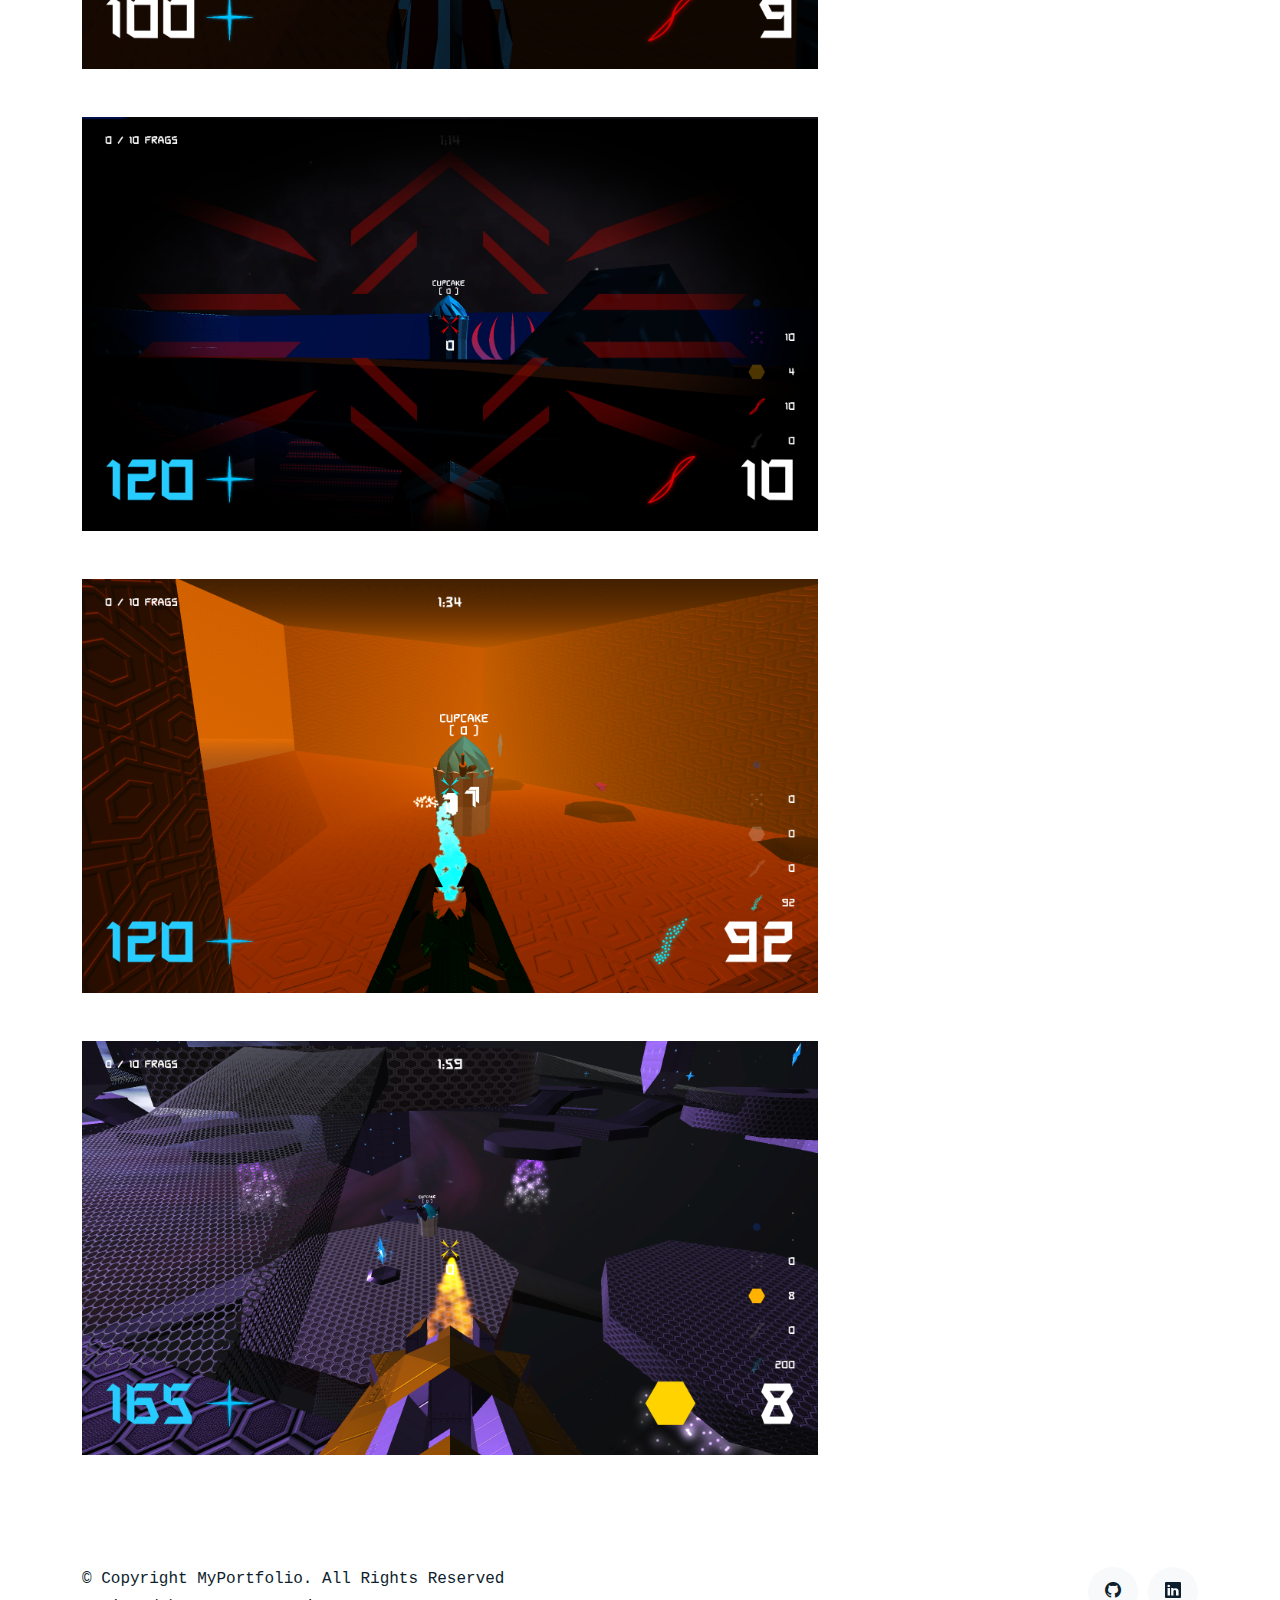
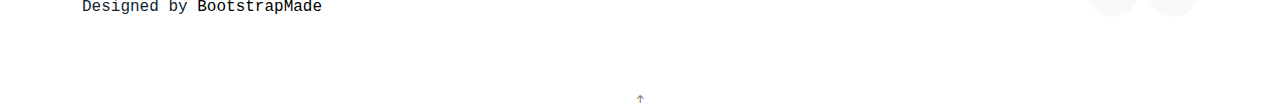
<file: project_gd_cupqake.html>
<!DOCTYPE html>
<html lang="en">

<head>
  <meta charset="utf-8">
  <meta content="width=device-width, initial-scale=1.0" name="viewport">

  <title>John Lo - CupQake Arena</title>
  <meta content="" name="description">
  <meta content="" name="keywords">

  <!-- Favicons -->
  <link href="assets/img/favicon.png" rel="icon">
  <link href="assets/img/apple-touch-icon.png" rel="apple-touch-icon">

  <!-- Google Fonts -->
  <link
    href="https://fonts.googleapis.com/css?family=https://fonts.googleapis.com/css?family=Inconsolata:400,500,600,700|Raleway:400,400i,500,500i,600,600i,700,700i"
    rel="stylesheet">

  <!-- Vendor CSS Files -->
  <link href="assets/vendor/aos/aos.css" rel="stylesheet">
  <link href="assets/vendor/bootstrap/css/bootstrap.min.css" rel="stylesheet">
  <link href="assets/vendor/bootstrap-icons/bootstrap-icons.css" rel="stylesheet">
  <link href="assets/vendor/swiper/swiper-bundle.min.css" rel="stylesheet">

  <!-- Template Main CSS File -->
  <link href="assets/css/style.css" rel="stylesheet">

  <!-- =======================================================
  * Template Name: MyPortfolio - v4.7.0
  * Template URL: https://bootstrapmade.com/myportfolio-bootstrap-portfolio-website-template/
  * Author: BootstrapMade.com
  * License: https://bootstrapmade.com/license/
  ======================================================== -->
</head>

<body>

  <!-- ======= Navbar ======= -->
  <!-- <div class="collapse navbar-collapse custom-navmenu" id="main-navbar">
    <div class="container py-2 py-md-5">
      <div class="row align-items-start">
        <div class="col-md-2">
          <ul class="custom-menu">
            <li><a href="index.html">Home</a></li>
            <li><a href="about.html">About Me</a></li>
            <li><a href="services.html">Services</a></li>
            <li><a href="works.html">Works</a></li>
            <li><a href="contact.html">Contact</a></li>
          </ul>
        </div>
      </div>
    </div>
  </div> -->

  <nav class="navbar navbar-light custom-navbar">
    <div class="container">
      <a class="navbar-brand" href="index.html">John Lo</a>
      <!-- <a href="#" class="burger" data-bs-toggle="collapse" data-bs-target="#main-navbar"> -->
      <span></span>
      </a>
    </div>
  </nav>

  <main id="main">

    <section class="section">
      <div class="container">
        <div class="row mb-4 align-items-center">
          <div class="col-md-6" data-aos="fade-up">
            <p> <a href="index.html#projects">Projects</a> > <a href="index.html#projects">Game
                Dev</a> > </p>
            <h2>CupQake Arena</h2>
            <!--
            <p>Lorem ipsum dolor sit amet consectetur adipisicing elit. Quisquam necessitatibus incidunt ut officiis explicabo inventore.</p>
            -->
          </div>
        </div>
      </div>

      <div class="site-section pb-0">
        <div class="container">
          <div class="row align-items-stretch">
            <div class="col-md-8" data-aos="fade-up">
              <!-- <img src="assets/img/img_1_big.jpg" alt="Image" class="img-fluid"> -->
              <img src="assets/img/project_gd_cupqake/ck_6.png" alt="Image" class="img-fluid mb-5">
              <img src="assets/img/project_gd_cupqake/ck_1.png" alt="Image" class="img-fluid mb-5">
              <img src="assets/img/project_gd_cupqake/ck_2.png" alt="Image" class="img-fluid mb-5">
              <img src="assets/img/project_gd_cupqake/ck_3.png" alt="Image" class="img-fluid mb-5">
              <img src="assets/img/project_gd_cupqake/ck_4.png" alt="Image" class="img-fluid mb-5">
              <img src="assets/img/project_gd_cupqake/ck_5.png" alt="Image" class="img-fluid">
            </div>
            <div class="col-md-3 ml-auto" data-aos="fade-up" data-aos-delay="100">
              <h3 class="h3">CupQake Arena</h3>
              <p class="mb-4"><span class="text-muted">Spring 2019</span></p>

              <div class="mb-5">
                <p>CupQake Arena is a browser-based fast paced multiplayer arena shooter. It has CPMA (Challenge
                  ProMode
                  Arena) movement and a variety
                  of different weapons,
                  staying true to its original inspiration, Quake III Arena.
                </p>
              </div>
              <div class="sticky-content">
                <h4 class="h4 mb-3">Project Contributions</h4>
                <ul class="list-unstyled list-line mb-5">
                  <li>Designed mechanics and gameplay according to first hand knowledge of source material</li>
                  <li>Programmed player controller and weapons in <b>C♯</b> using the <b>Unity Engine</b></li>
                  <li>Implemented multiplayer functionality using <b>Photon Unity Networking (PUN)</b> </li>
                  <li>Collaborated with designer to define distinct visual style, level designs, and music</li>
                </ul>
                <p><a href="https://jdl283.github.io/Cupqake-Arena/" class="readmore">Play Here</a></p>
                <h4 class="pt-5"><a href="index.html#projects">Back to Projects</a></h4>
              </div>
            </div>
          </div>
        </div>
    </section>


    <!-- ======= Testimonials Section ======= 
    <section class="section pt-0">
      <div class="container">

        <div class="testimonials-slider swiper" data-aos="fade-up" data-aos-delay="100">
          <div class="swiper-wrapper">

            <div class="swiper-slide">
              <div class="testimonial-wrap">
                <div class="testimonial">
                  <img src="assets/img/person_1.jpg" alt="Image" class="img-fluid">
                  <blockquote>
                    <p>Lorem ipsum dolor sit amet consectetur adipisicing elit. Quisquam necessitatibus incidunt ut officiis
                      explicabo inventore.</p>
                  </blockquote>
                  <p>&mdash; Jean Hicks</p>
                </div>
              </div>
            </div>  

            <div class="swiper-slide">
              <div class="testimonial-wrap">
                <div class="testimonial">
                  <img src="assets/img/person_2.jpg" alt="Image" class="img-fluid">
                  <blockquote>
                    <p>Lorem ipsum dolor sit amet consectetur adipisicing elit. Quisquam necessitatibus incidunt ut officiis
                      explicabo inventore.</p>
                  </blockquote>
                  <p>&mdash; Chris Stanworth</p>
                </div>
              </div>
            </div>  

          </div>
          <div class="swiper-pagination"></div>
        </div>

      </div>
    </section> End Testimonials Section -->

  </main><!-- End #main -->

  <!-- ======= Footer ======= -->
  <footer class="footer" role="contentinfo">
    <div class="container">
      <div class="row">
        <div class="col-sm-6">
          <p class="mb-1">&copy; Copyright MyPortfolio. All Rights Reserved</p>
          <div class="credits">
            <!--
            All the links in the footer should remain intact.
            You can delete the links only if you purchased the pro version.
            Licensing information: https://bootstrapmade.com/license/
            Purchase the pro version with working PHP/AJAX contact form: https://bootstrapmade.com/buy/?theme=MyPortfolio
          -->
            Designed by <a href="https://bootstrapmade.com/">BootstrapMade</a>
          </div>
        </div>
        <div class="col-sm-6 social text-md-end">
          <!-- <a href="#"><span class="bi bi-twitter"></span></a>
          <a href="#"><span class="bi bi-facebook"></span></a>
          <a href="#"><span class="bi bi-instagram"></span></a> -->
          <a href="https://github.com/jdl283"><span class="bi bi-github"></span></a>
          <a href="https://www.linkedin.com/in/john-lo-0a4b84112/"><span class="bi bi-linkedin"></span></a>
        </div>
      </div>
    </div>
  </footer>

  <a href="#" class="back-to-top d-flex align-items-center justify-content-center"><i
      class="bi bi-arrow-up-short"></i></a>

  <!-- Vendor JS Files -->
  <script src="assets/vendor/aos/aos.js"></script>
  <script src="assets/vendor/bootstrap/js/bootstrap.bundle.min.js"></script>
  <script src="assets/vendor/isotope-layout/isotope.pkgd.min.js"></script>
  <script src="assets/vendor/swiper/swiper-bundle.min.js"></script>
  <script src="assets/vendor/php-email-form/validate.js"></script>

  <!-- Template Main JS File -->
  <script src="assets/js/main.js"></script>

</body>

</html>
</file>
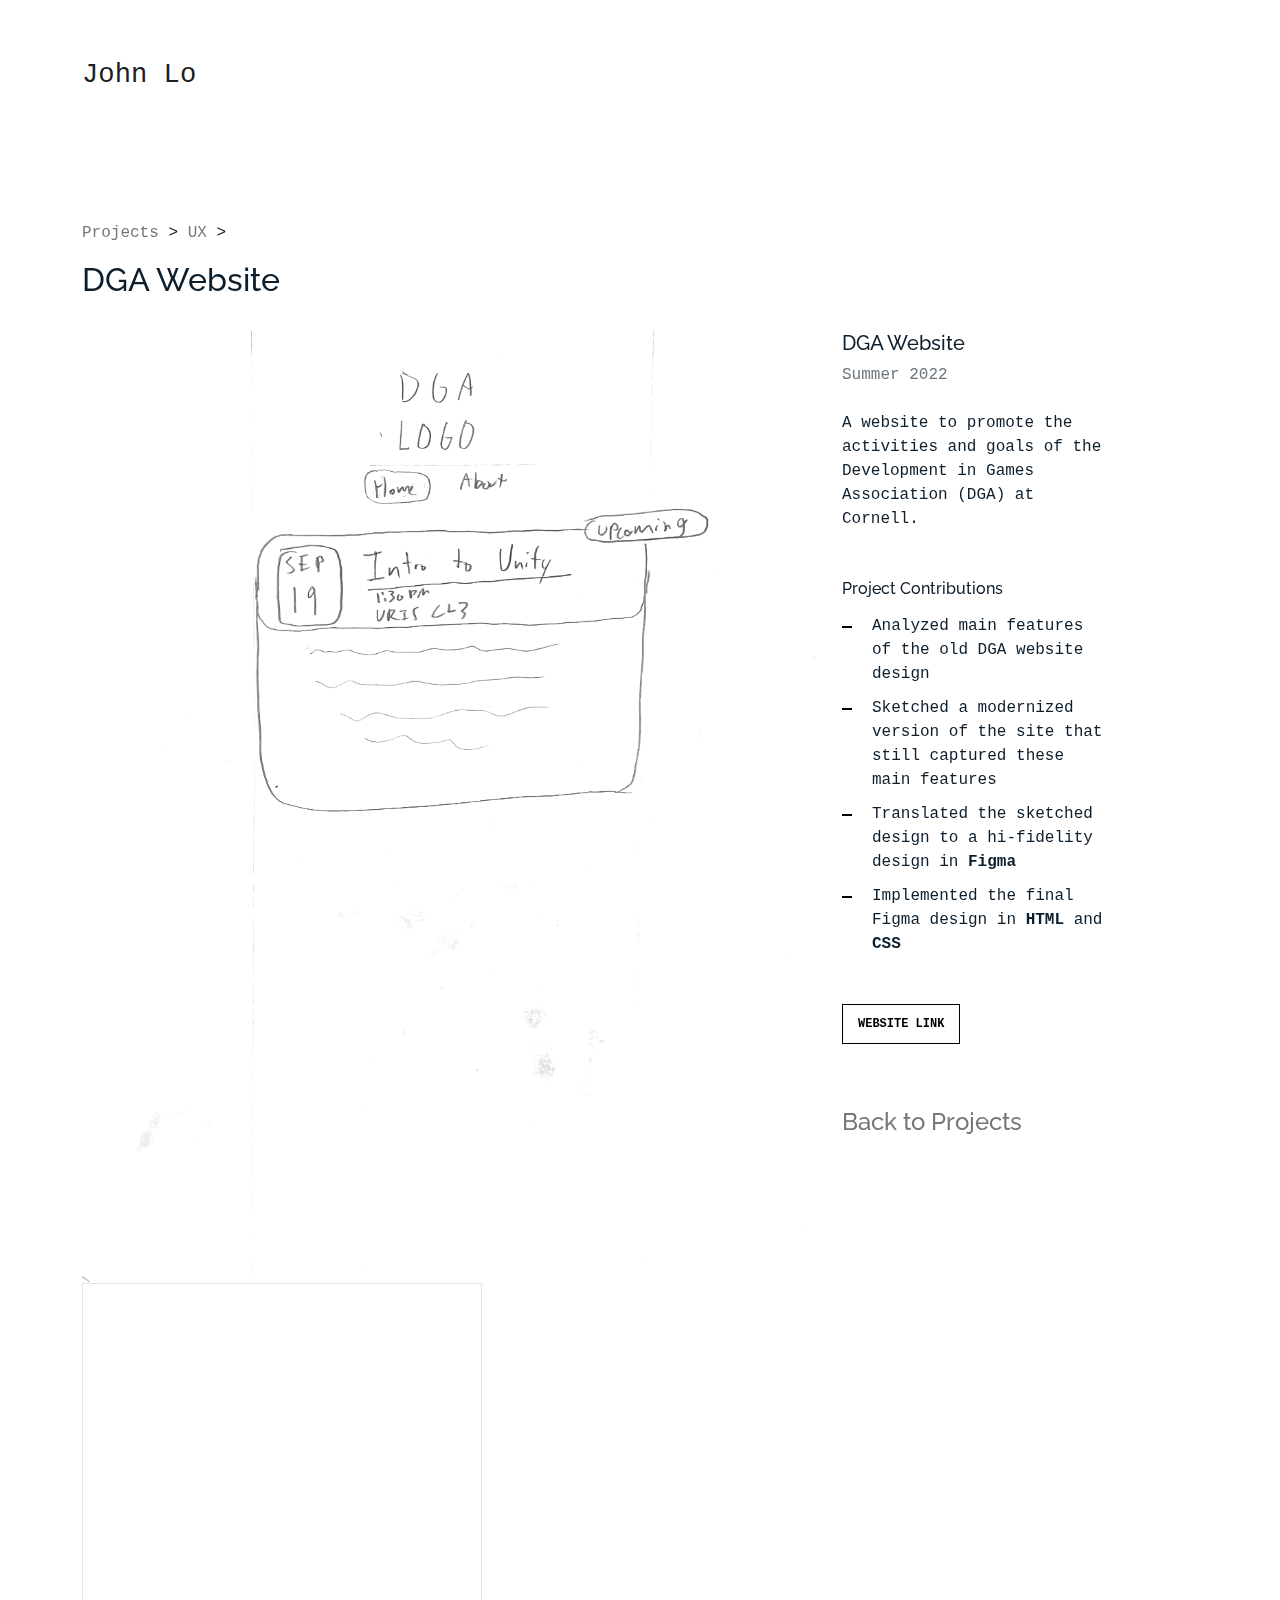
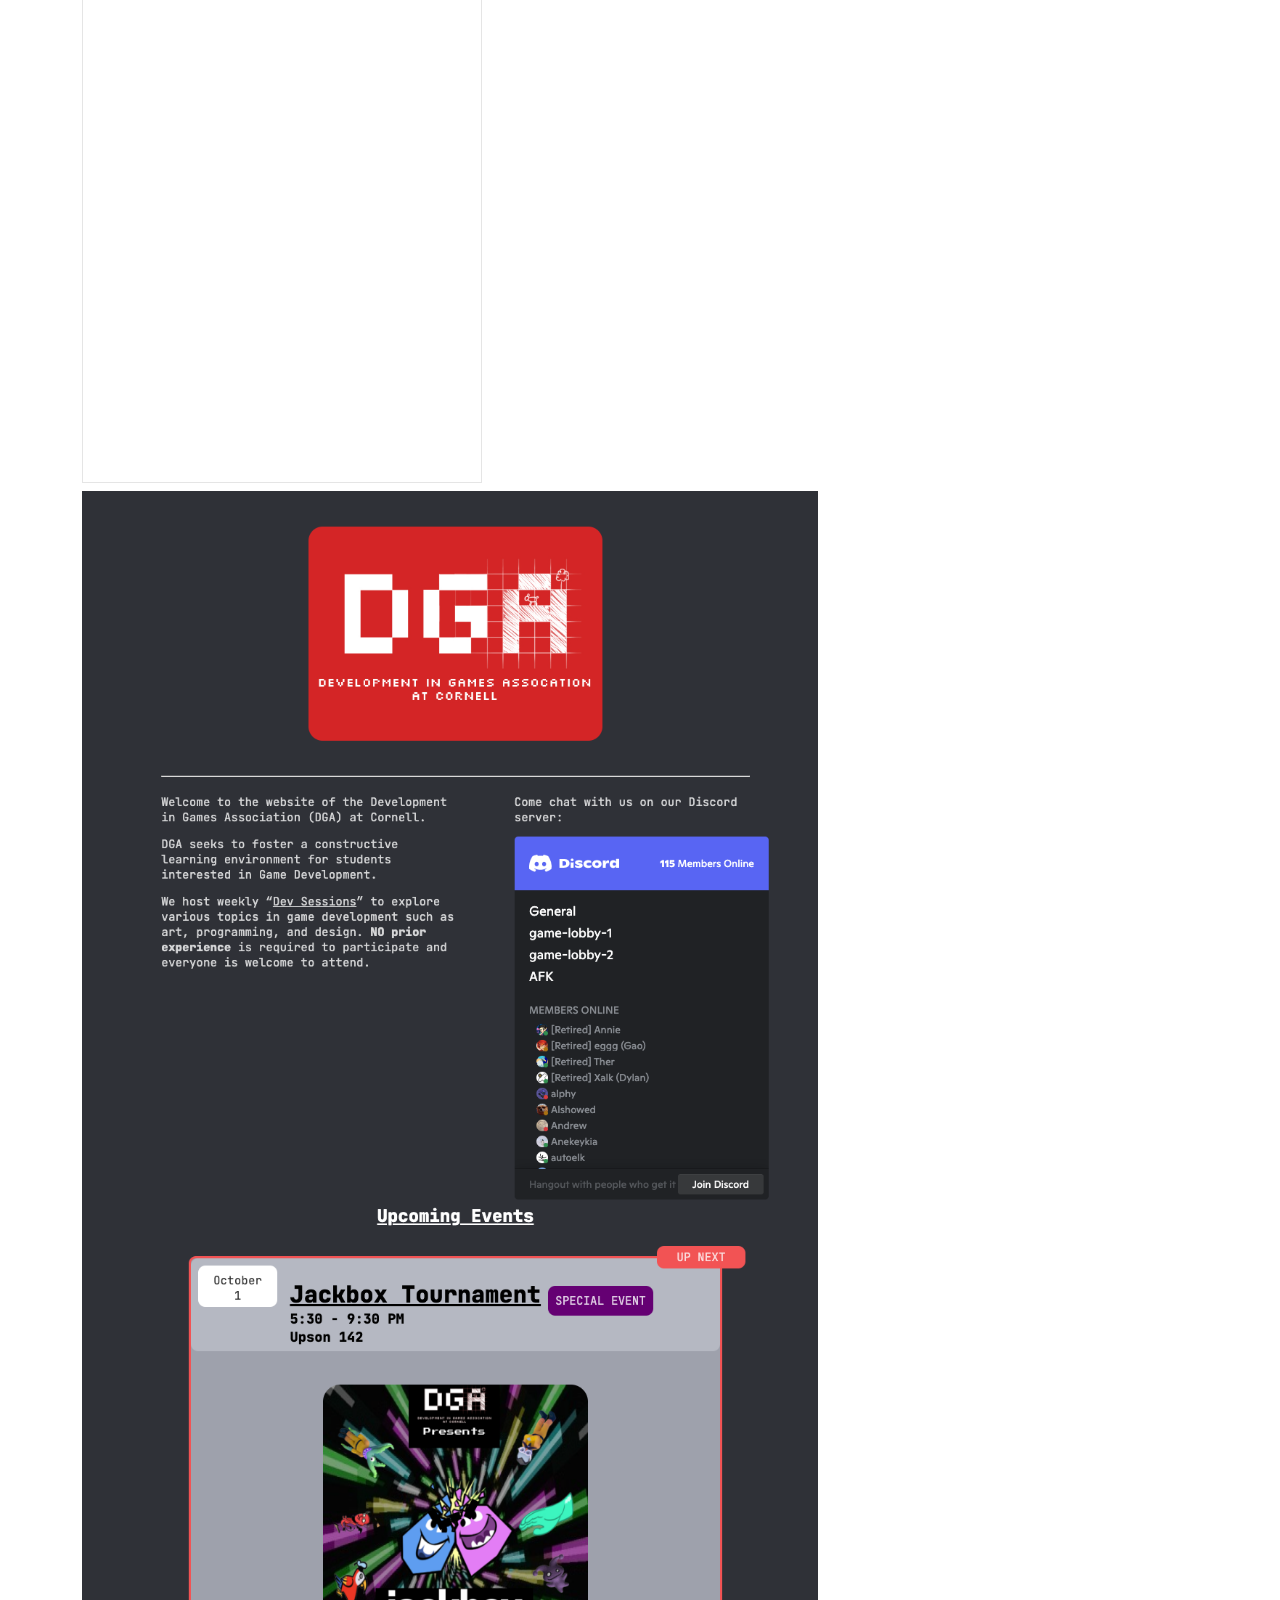
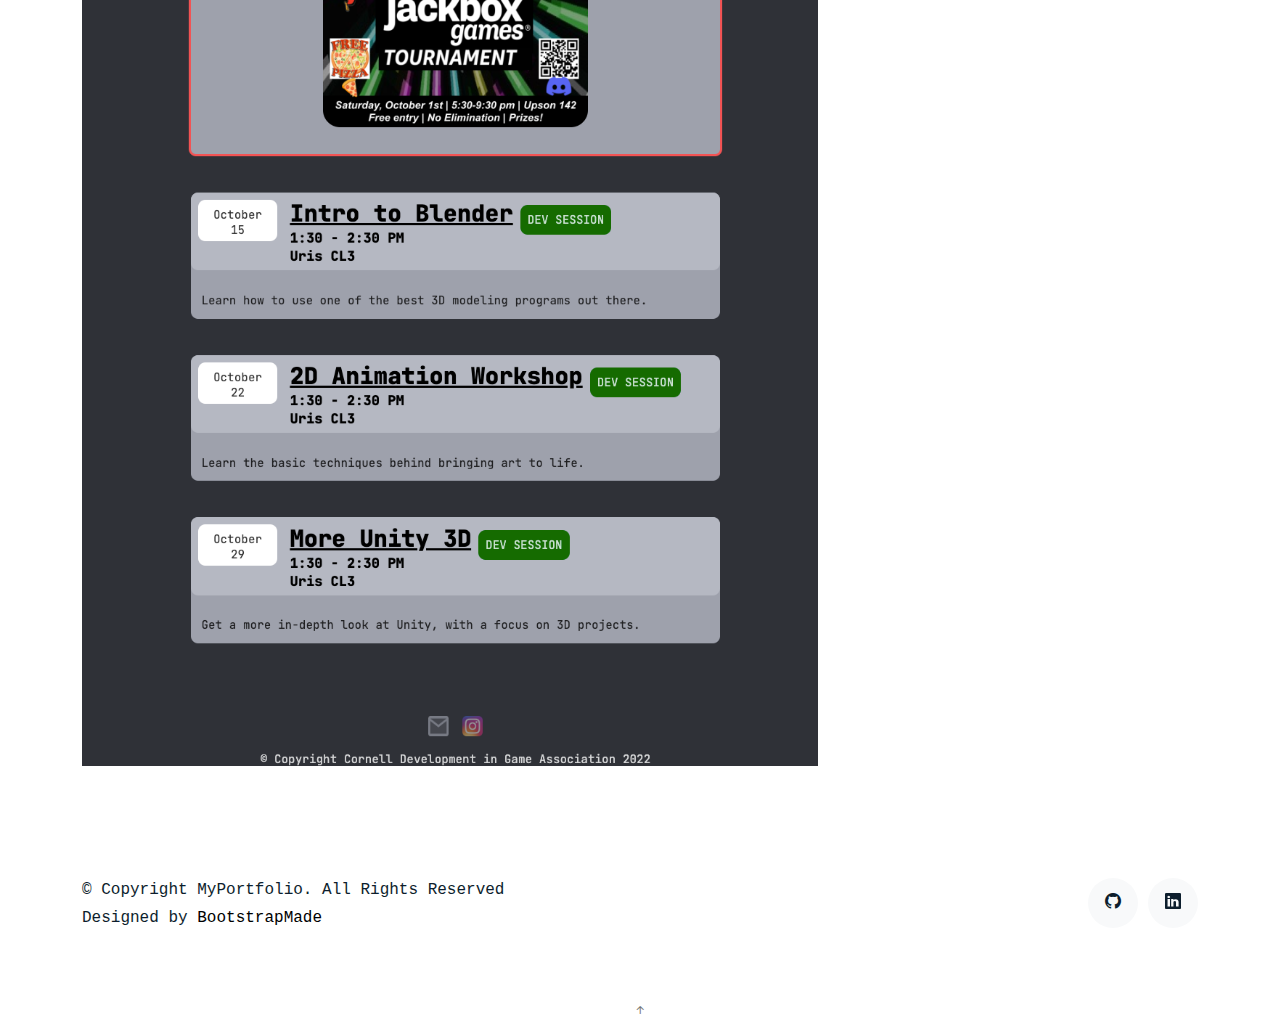
<file: project_ux_dgasite.html>
<!DOCTYPE html>
<html lang="en">

<head>
  <meta charset="utf-8">
  <meta content="width=device-width, initial-scale=1.0" name="viewport">

  <title>John Lo - DGA Website</title>
  <meta content="" name="description">
  <meta content="" name="keywords">

  <!-- Favicons -->
  <link href="assets/img/favicon.png" rel="icon">
  <link href="assets/img/apple-touch-icon.png" rel="apple-touch-icon">

  <!-- Google Fonts -->
  <link
    href="https://fonts.googleapis.com/css?family=https://fonts.googleapis.com/css?family=Inconsolata:400,500,600,700|Raleway:400,400i,500,500i,600,600i,700,700i"
    rel="stylesheet">

  <!-- Vendor CSS Files -->
  <link href="assets/vendor/aos/aos.css" rel="stylesheet">
  <link href="assets/vendor/bootstrap/css/bootstrap.min.css" rel="stylesheet">
  <link href="assets/vendor/bootstrap-icons/bootstrap-icons.css" rel="stylesheet">
  <link href="assets/vendor/swiper/swiper-bundle.min.css" rel="stylesheet">

  <!-- Template Main CSS File -->
  <link href="assets/css/style.css" rel="stylesheet">

  <!-- =======================================================
  * Template Name: MyPortfolio - v4.7.0
  * Template URL: https://bootstrapmade.com/myportfolio-bootstrap-portfolio-website-template/
  * Author: BootstrapMade.com
  * License: https://bootstrapmade.com/license/
  ======================================================== -->
</head>

<body>

  <!-- ======= Navbar ======= -->
  <!-- <div class="collapse navbar-collapse custom-navmenu" id="main-navbar">
    <div class="container py-2 py-md-5">
      <div class="row align-items-start">
        <div class="col-md-2">
          <ul class="custom-menu">
            <li><a href="index.html">Home</a></li>
            <li><a href="about.html">About Me</a></li>
            <li><a href="services.html">Services</a></li>
            <li><a href="works.html">Works</a></li>
            <li><a href="contact.html">Contact</a></li>
          </ul>
        </div>
      </div>
    </div>
  </div> -->

  <nav class="navbar navbar-light custom-navbar">
    <div class="container">
      <a class="navbar-brand" href="index.html">John Lo</a>
      <!-- <a href="#" class="burger" data-bs-toggle="collapse" data-bs-target="#main-navbar"> -->
      <span></span>
      </a>
    </div>
  </nav>

  <main id="main">

    <section class="section">
      <div class="container">
        <div class="row mb-4 align-items-center">
          <div class="col-md-6" data-aos="fade-up">
            <p> <a href="index.html#projects">Projects</a> > <a href="index.html#projects">UX</a> > </p>
            <h2>DGA Website</h2>
            <!--
            <p>Lorem ipsum dolor sit amet consectetur adipisicing elit. Quisquam necessitatibus incidunt ut officiis explicabo inventore.</p>
            -->
          </div>
        </div>
      </div>

      <div class="site-section pb-0">
        <div class="container">
          <div class="row align-items-stretch">
            <div class="col-md-8" data-aos="fade-up">
              <!-- <img src="assets/img/img_1_big.jpg" alt="Image" class="img-fluid"> -->
              <!-- <img src="assets/img/project_ux_fz/fz_1.png" alt="Image" class="img-fluid"> -->
              <img src="assets/img/project_ux_dgasite/dga_1.PNG" alt="Image" class="img-fluid">
              <iframe style="border: 1px solid rgba(0, 0, 0, 0.1);" width="400" height="800"
                src="https://www.figma.com/embed?embed_host=share&url=https%3A%2F%2Fwww.figma.com%2Ffile%2FkX6eE442UhPM8qWwe6g0Ax%2FDGA-website%3Fnode-id%3D0%253A1"
                allowfullscreen></iframe>
              <img src="assets/img/project_ux_dgasite/dga_3.png" alt="Image" class="img-fluid">
            </div>
            <div class="col-md-3 ml-auto" data-aos="fade-up" data-aos-delay="100">
              <h3 class="h3">DGA Website</h3>
              <p class="mb-4"><span class="text-muted">Summer 2022</span></p>

              <div class="mb-5">
                <p>A website to promote the activities and goals of the Development in Games Association (DGA) at
                  Cornell.
                </p>
              </div>
              <div class="sticky-content">

                <h4 class="h4 mb-3">Project Contributions</h4>
                <ul class="list-unstyled list-line mb-5">
                  <li>Analyzed main features of the old DGA website design</li>
                  <li>Sketched a modernized version of the site that still captured these main features</li>
                  <li>Translated the sketched design to a hi-fidelity design in <b>Figma</b></li>
                  <li>Implemented the final Figma design in <b>HTML</b> and <b>CSS</b></li>
                </ul>

                <!--
                <h4 class="h4 mb-3">Tools</h4>
                <ul class="list-unstyled list-line mb-5">
                  <li>Miro</li>
                  <li>Google Docs</li>
                  <li>Figma</li>
                </ul>
              

                <h4 class="h4 mb-3">Date</h4>
                <p>September 2021 – December 2021</p>
              -->

                <p><a href="https://jdl283.github.io/dga-website/" class="readmore">Website Link</a></p>
                <h4 class="pt-5"><a href="index.html#projects">Back to Projects</a></h4>
              </div>
            </div>
          </div>
        </div>
    </section>


    <!-- ======= Testimonials Section ======= 
    <section class="section pt-0">
      <div class="container">

        <div class="testimonials-slider swiper" data-aos="fade-up" data-aos-delay="100">
          <div class="swiper-wrapper">

            <div class="swiper-slide">
              <div class="testimonial-wrap">
                <div class="testimonial">
                  <img src="assets/img/person_1.jpg" alt="Image" class="img-fluid">
                  <blockquote>
                    <p>Lorem ipsum dolor sit amet consectetur adipisicing elit. Quisquam necessitatibus incidunt ut officiis
                      explicabo inventore.</p>
                  </blockquote>
                  <p>&mdash; Jean Hicks</p>
                </div>
              </div>
            </div>  

            <div class="swiper-slide">
              <div class="testimonial-wrap">
                <div class="testimonial">
                  <img src="assets/img/person_2.jpg" alt="Image" class="img-fluid">
                  <blockquote>
                    <p>Lorem ipsum dolor sit amet consectetur adipisicing elit. Quisquam necessitatibus incidunt ut officiis
                      explicabo inventore.</p>
                  </blockquote>
                  <p>&mdash; Chris Stanworth</p>
                </div>
              </div>
            </div>  

          </div>
          <div class="swiper-pagination"></div>
        </div>

      </div>
    </section> End Testimonials Section -->

  </main><!-- End #main -->

  <!-- ======= Footer ======= -->
  <footer class="footer" role="contentinfo">
    <div class="container">
      <div class="row">
        <div class="col-sm-6">
          <p class="mb-1">&copy; Copyright MyPortfolio. All Rights Reserved</p>
          <div class="credits">
            <!--
            All the links in the footer should remain intact.
            You can delete the links only if you purchased the pro version.
            Licensing information: https://bootstrapmade.com/license/
            Purchase the pro version with working PHP/AJAX contact form: https://bootstrapmade.com/buy/?theme=MyPortfolio
          -->
            Designed by <a href="https://bootstrapmade.com/">BootstrapMade</a>
          </div>
        </div>
        <div class="col-sm-6 social text-md-end">
          <!-- <a href="#"><span class="bi bi-twitter"></span></a>
          <a href="#"><span class="bi bi-facebook"></span></a>
          <a href="#"><span class="bi bi-instagram"></span></a> -->
          <a href="https://github.com/jdl283"><span class="bi bi-github"></span></a>
          <a href="https://www.linkedin.com/in/john-lo-0a4b84112/"><span class="bi bi-linkedin"></span></a>
        </div>
      </div>
    </div>
  </footer>

  <a href="#" class="back-to-top d-flex align-items-center justify-content-center"><i
      class="bi bi-arrow-up-short"></i></a>

  <!-- Vendor JS Files -->
  <script src="assets/vendor/aos/aos.js"></script>
  <script src="assets/vendor/bootstrap/js/bootstrap.bundle.min.js"></script>
  <script src="assets/vendor/isotope-layout/isotope.pkgd.min.js"></script>
  <script src="assets/vendor/swiper/swiper-bundle.min.js"></script>
  <script src="assets/vendor/php-email-form/validate.js"></script>

  <!-- Template Main JS File -->
  <script src="assets/js/main.js"></script>

</body>

</html>
</file>
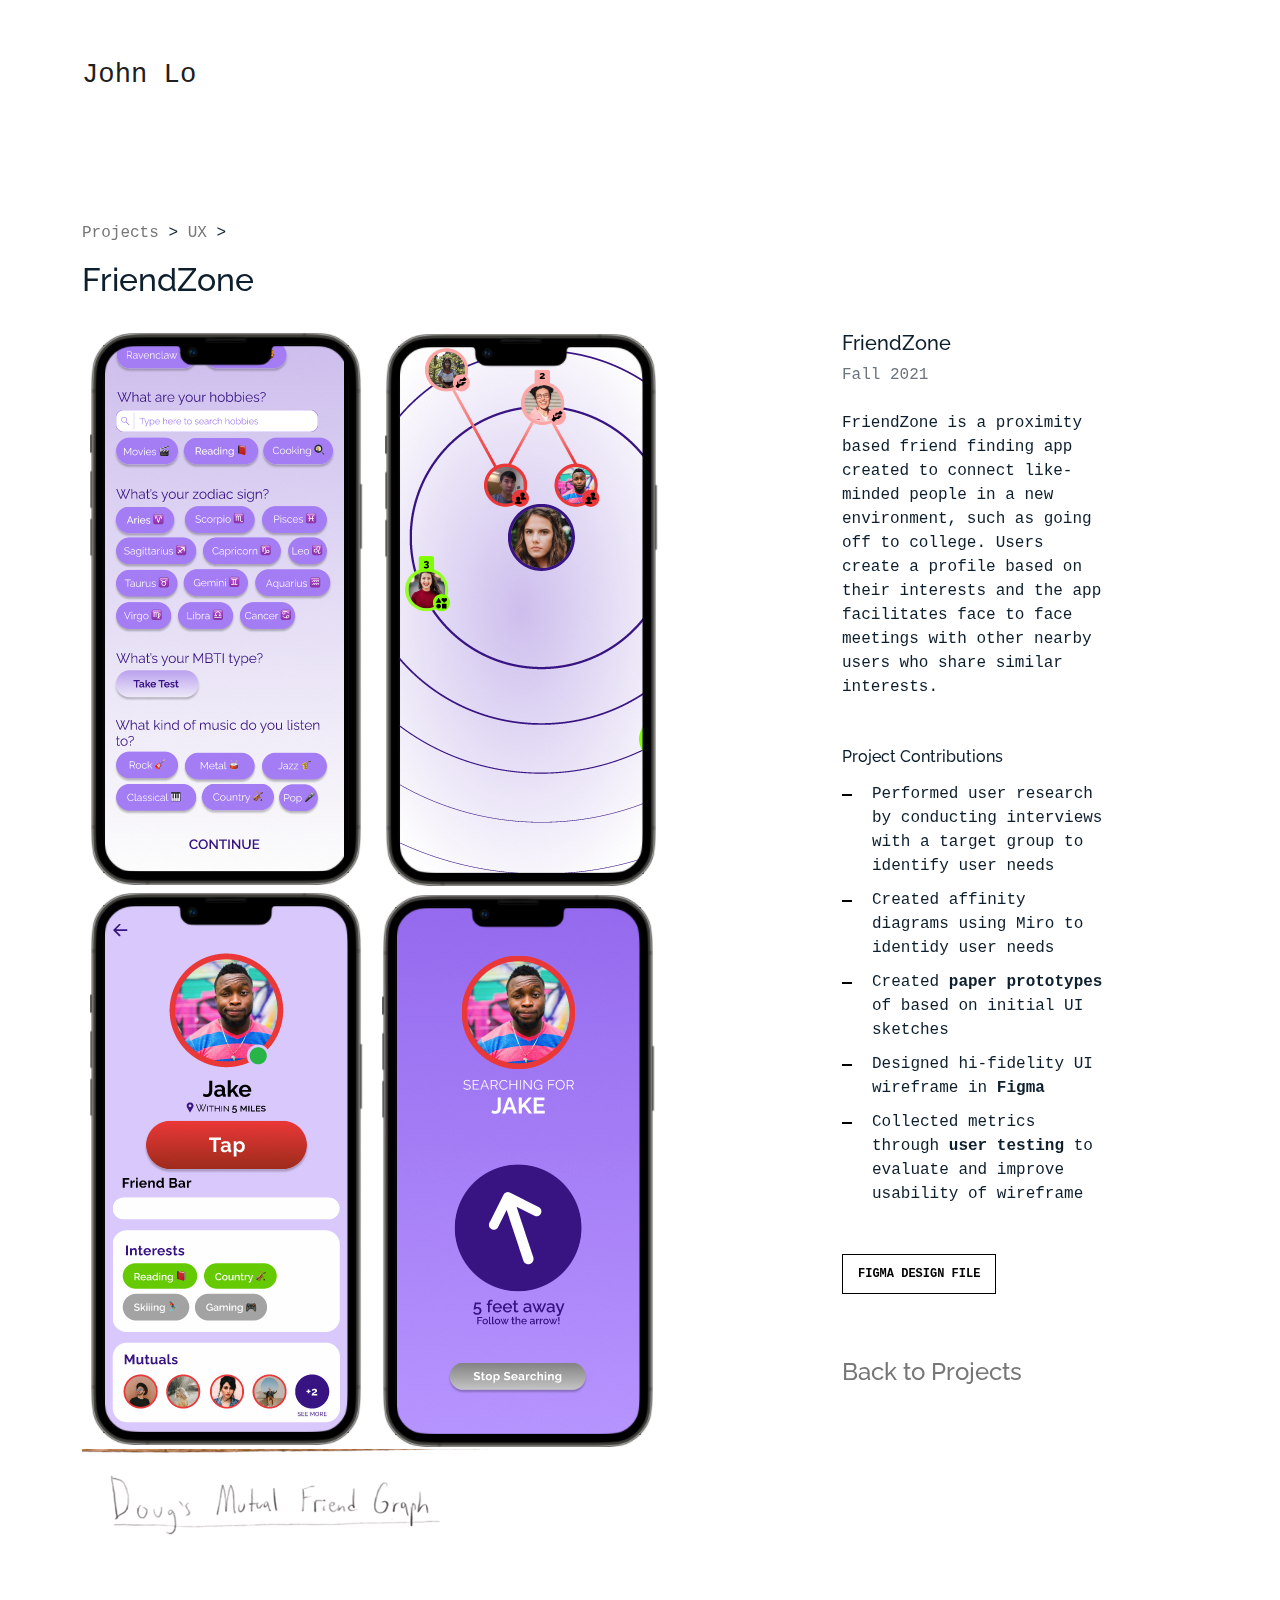
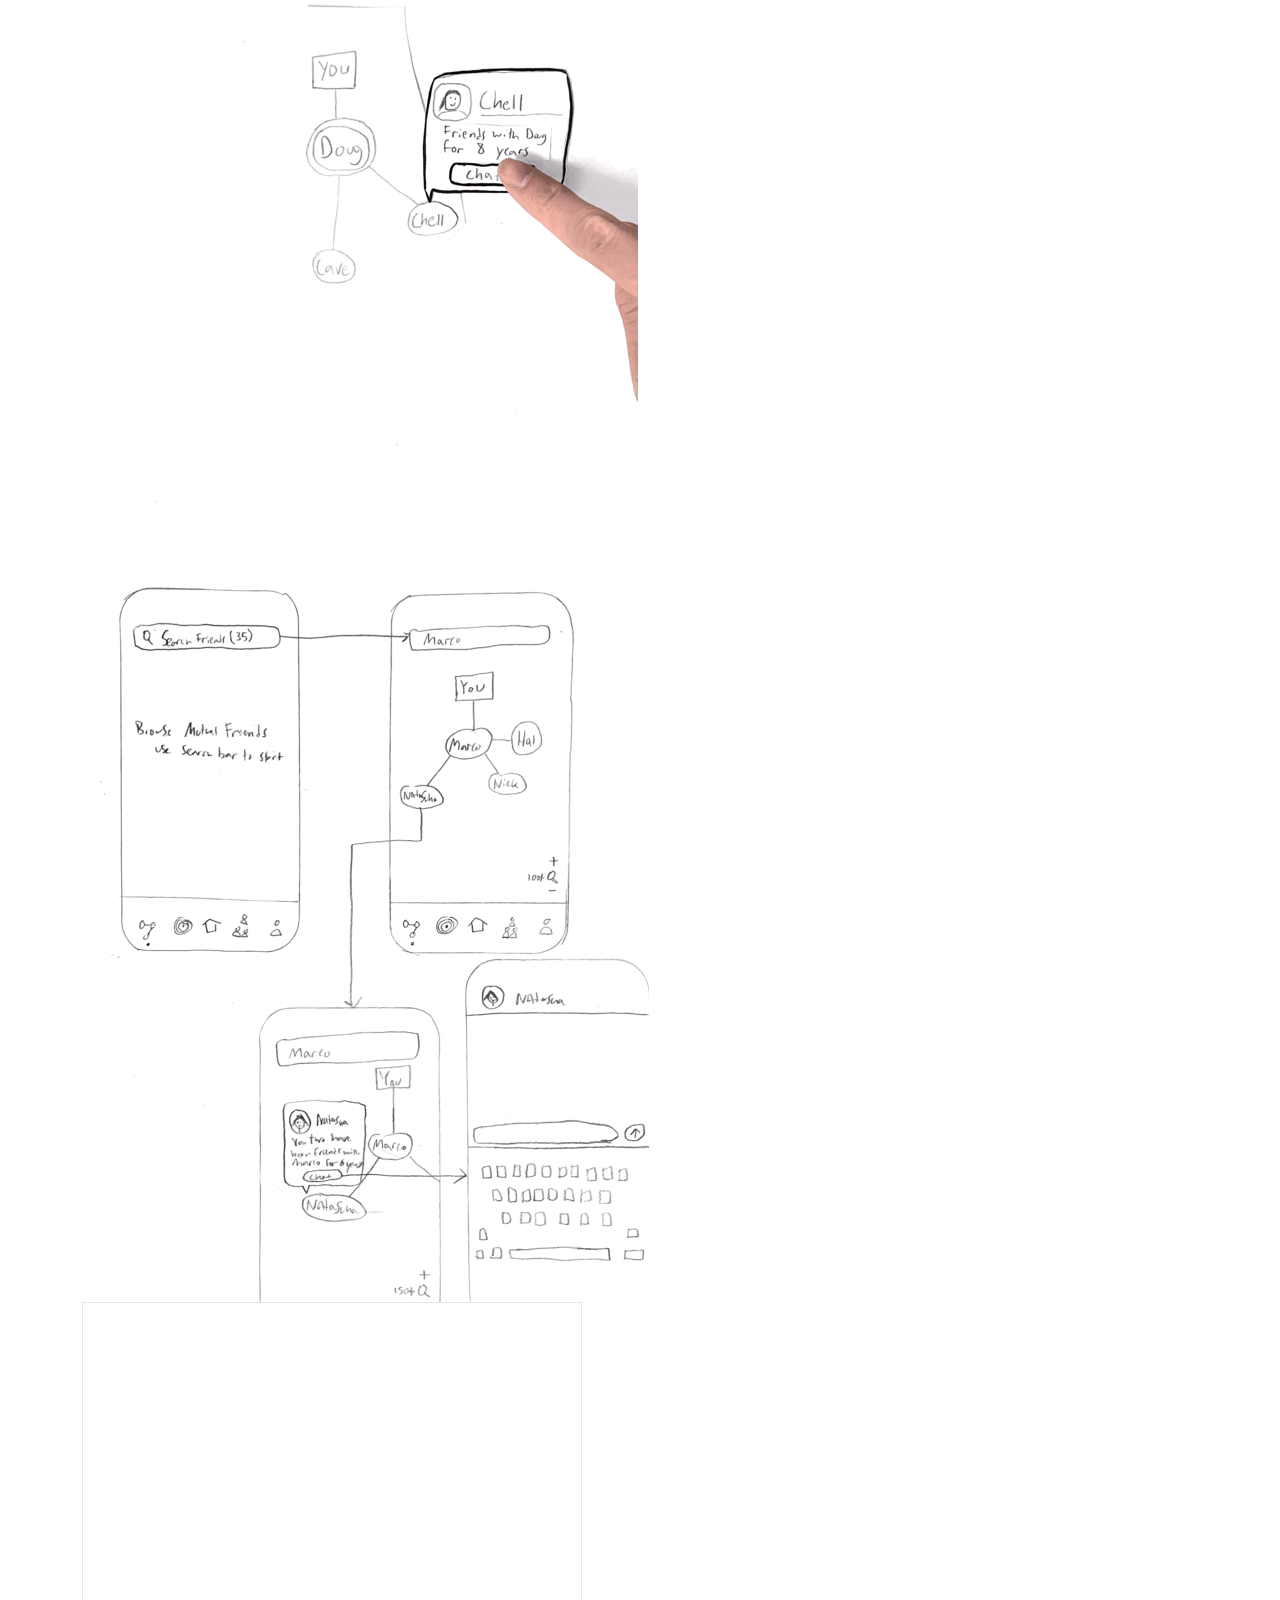
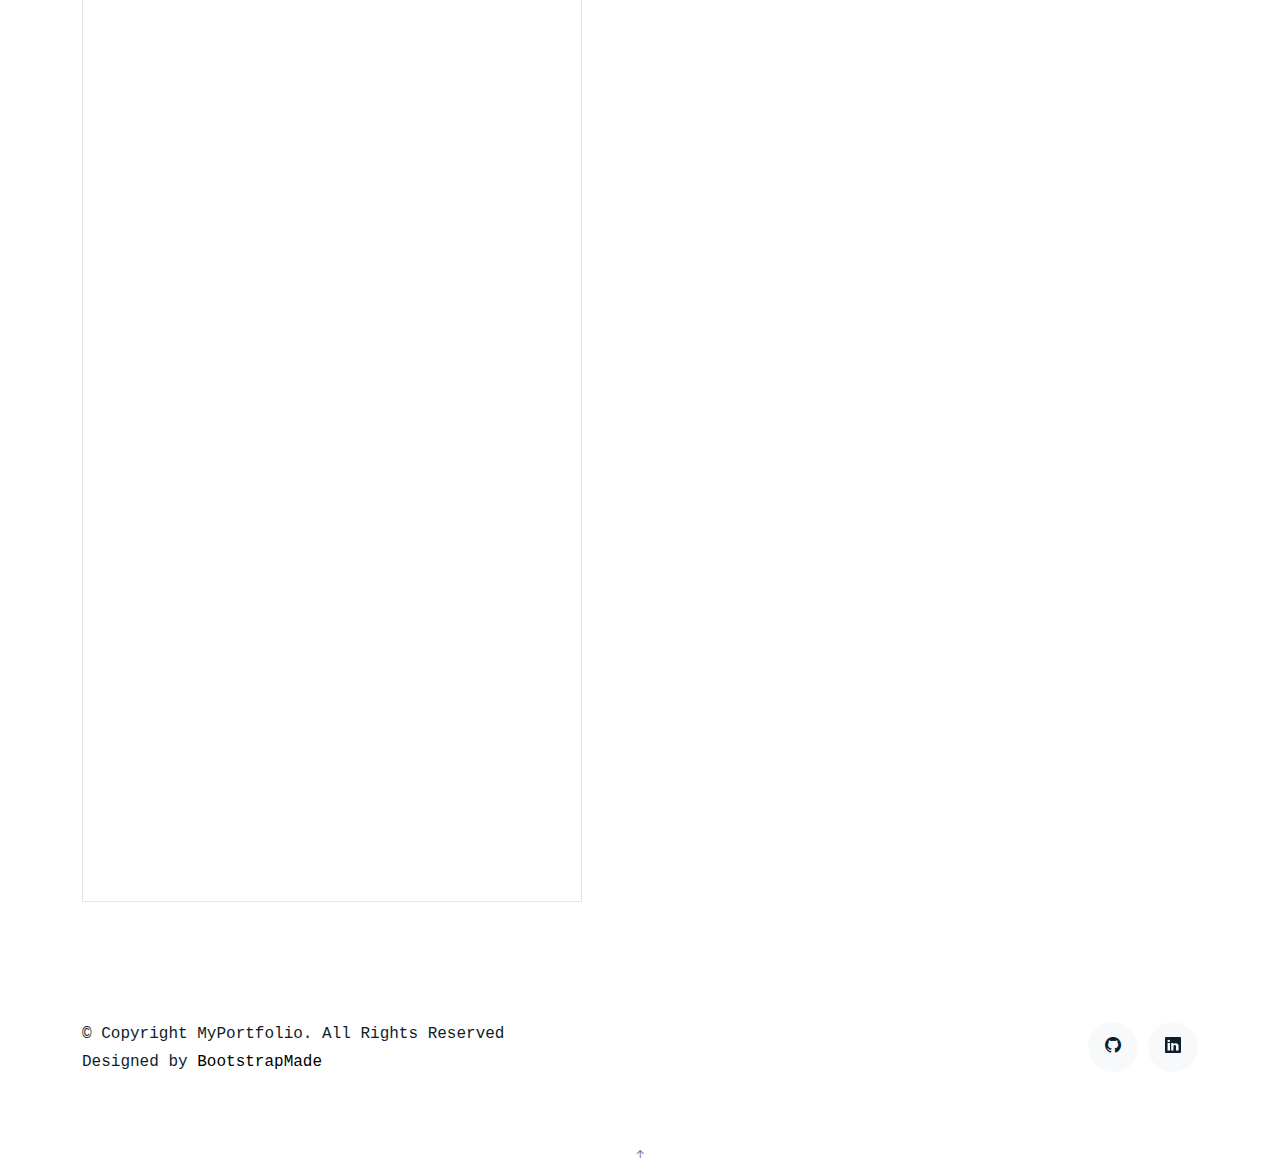
<file: project_ux_friendzone.html>
<!DOCTYPE html>
<html lang="en">

<head>
  <meta charset="utf-8">
  <meta content="width=device-width, initial-scale=1.0" name="viewport">

  <title>John Lo - FriendZone</title>
  <meta content="" name="description">
  <meta content="" name="keywords">

  <!-- Favicons -->
  <link href="assets/img/favicon.png" rel="icon">
  <link href="assets/img/apple-touch-icon.png" rel="apple-touch-icon">

  <!-- Google Fonts -->
  <link
    href="https://fonts.googleapis.com/css?family=https://fonts.googleapis.com/css?family=Inconsolata:400,500,600,700|Raleway:400,400i,500,500i,600,600i,700,700i"
    rel="stylesheet">

  <!-- Vendor CSS Files -->
  <link href="assets/vendor/aos/aos.css" rel="stylesheet">
  <link href="assets/vendor/bootstrap/css/bootstrap.min.css" rel="stylesheet">
  <link href="assets/vendor/bootstrap-icons/bootstrap-icons.css" rel="stylesheet">
  <link href="assets/vendor/swiper/swiper-bundle.min.css" rel="stylesheet">

  <!-- Template Main CSS File -->
  <link href="assets/css/style.css" rel="stylesheet">

  <!-- =======================================================
  * Template Name: MyPortfolio - v4.7.0
  * Template URL: https://bootstrapmade.com/myportfolio-bootstrap-portfolio-website-template/
  * Author: BootstrapMade.com
  * License: https://bootstrapmade.com/license/
  ======================================================== -->
</head>

<body>

  <!-- ======= Navbar ======= -->
  <!-- <div class="collapse navbar-collapse custom-navmenu" id="main-navbar">
    <div class="container py-2 py-md-5">
      <div class="row align-items-start">
        <div class="col-md-2">
          <ul class="custom-menu">
            <li><a href="index.html">Home</a></li>
            <li><a href="about.html">About Me</a></li>
            <li><a href="services.html">Services</a></li>
            <li><a href="works.html">Works</a></li>
            <li><a href="contact.html">Contact</a></li>
          </ul>
        </div>
      </div>
    </div>
  </div> -->

  <nav class="navbar navbar-light custom-navbar">
    <div class="container">
      <a class="navbar-brand" href="index.html">John Lo</a>
      <!-- <a href="#" class="burger" data-bs-toggle="collapse" data-bs-target="#main-navbar"> -->
      <span></span>
      </a>
    </div>
  </nav>

  <main id="main">

    <section class="section">
      <div class="container">
        <div class="row mb-4 align-items-center">
          <div class="col-md-6" data-aos="fade-up">
            <p> <a href="index.html#projects">Projects</a> > <a href="index.html#projects">UX</a> > </p>
            <h2>FriendZone</h2>
            <!--
            <p>Lorem ipsum dolor sit amet consectetur adipisicing elit. Quisquam necessitatibus incidunt ut officiis explicabo inventore.</p>
            -->
          </div>
        </div>
      </div>

      <div class="site-section pb-0">
        <div class="container">
          <div class="row align-items-stretch">
            <div class="col-md-8" data-aos="fade-up">
              <!-- <img src="assets/img/img_1_big.jpg" alt="Image" class="img-fluid"> -->
              <img src="assets/img/project_ux_fz/fz_1.png" alt="Image" class="img-fluid">
              <img src="assets/img/project_ux_fz/fz_2.png" alt="Image" class="img-fluid">
              <img src="assets/img/project_ux_fz/fz_3.png" alt="Image" class="img-fluid">
              <img src="assets/img/project_ux_fz/fz_4.png" alt="Image" class="img-fluid">
              <img src="assets/img/project_ux_fz/fz_7_1.png" alt="Image" class="img-fluid">
              <img src="assets/img/project_ux_fz/fz_8_23.png" alt="Image" class="img-fluid">
              <iframe style="border: 1px solid rgba(0, 0, 0, 0.1);" width="500" height="1200"
                src="https://www.figma.com/embed?embed_host=share&url=https%3A%2F%2Fwww.figma.com%2Fproto%2Fw4LIksNBG4bUK6MFpTLVu4%2Fhci-a4-Final%3Fpage-id%3D300%253A17648%26node-id%3D300%253A18124%26starting-point-node-id%3D300%253A18124"
                allowfullscreen></iframe>
            </div>
            <div class="col-md-3 ml-auto" data-aos="fade-up" data-aos-delay="100">
              <h3 class="h3">FriendZone</h3>
              <p class="mb-4"><span class="text-muted">Fall 2021</span></p>

              <div class="mb-5">
                <p>FriendZone is a proximity based friend finding app
                  created to connect like-minded people in a new environment,
                  such as going off to college. Users create a profile based on their interests and
                  the app
                  facilitates face to face meetings with other nearby users who share similar interests.
                </p>
              </div>
              <div class="sticky-content">

                <h4 class="h4 mb-3">Project Contributions</h4>
                <ul class="list-unstyled list-line mb-5">
                  <li>Performed user research by conducting interviews with a target group to identify user needs</li>
                  <li>Created affinity diagrams using <b></b>Miro</b> to identidy user needs</li>
                  <li>Created <b>paper prototypes</b> of based on initial UI sketches</li>
                  <li>Designed hi-fidelity UI wireframe in <b>Figma</b></li>
                  <li>Collected metrics through <b>user testing</b> to evaluate and improve usability of wireframe</li>
                </ul>

                <!--
                <h4 class="h4 mb-3">Tools</h4>
                <ul class="list-unstyled list-line mb-5">
                  <li>Miro</li>
                  <li>Google Docs</li>
                  <li>Figma</li>
                </ul>
              

                <h4 class="h4 mb-3">Date</h4>
                <p>September 2021 – December 2021</p>
              -->

                <p><a href="https://www.figma.com/file/w4LIksNBG4bUK6MFpTLVu4/hci-a4-Final?node-id=300%3A17648"
                    class="readmore">Figma Design File</a></p>
                <h4 class="pt-5"><a href="index.html#projects">Back to Projects</a></h4>
              </div>
            </div>
          </div>
        </div>
    </section>


    <!-- ======= Testimonials Section ======= 
    <section class="section pt-0">
      <div class="container">

        <div class="testimonials-slider swiper" data-aos="fade-up" data-aos-delay="100">
          <div class="swiper-wrapper">

            <div class="swiper-slide">
              <div class="testimonial-wrap">
                <div class="testimonial">
                  <img src="assets/img/person_1.jpg" alt="Image" class="img-fluid">
                  <blockquote>
                    <p>Lorem ipsum dolor sit amet consectetur adipisicing elit. Quisquam necessitatibus incidunt ut officiis
                      explicabo inventore.</p>
                  </blockquote>
                  <p>&mdash; Jean Hicks</p>
                </div>
              </div>
            </div>  

            <div class="swiper-slide">
              <div class="testimonial-wrap">
                <div class="testimonial">
                  <img src="assets/img/person_2.jpg" alt="Image" class="img-fluid">
                  <blockquote>
                    <p>Lorem ipsum dolor sit amet consectetur adipisicing elit. Quisquam necessitatibus incidunt ut officiis
                      explicabo inventore.</p>
                  </blockquote>
                  <p>&mdash; Chris Stanworth</p>
                </div>
              </div>
            </div>  

          </div>
          <div class="swiper-pagination"></div>
        </div>

      </div>
    </section> End Testimonials Section -->

  </main><!-- End #main -->

  <!-- ======= Footer ======= -->
  <footer class="footer" role="contentinfo">
    <div class="container">
      <div class="row">
        <div class="col-sm-6">
          <p class="mb-1">&copy; Copyright MyPortfolio. All Rights Reserved</p>
          <div class="credits">
            <!--
            All the links in the footer should remain intact.
            You can delete the links only if you purchased the pro version.
            Licensing information: https://bootstrapmade.com/license/
            Purchase the pro version with working PHP/AJAX contact form: https://bootstrapmade.com/buy/?theme=MyPortfolio
          -->
            Designed by <a href="https://bootstrapmade.com/">BootstrapMade</a>
          </div>
        </div>
        <div class="col-sm-6 social text-md-end">
          <!-- <a href="#"><span class="bi bi-twitter"></span></a>
          <a href="#"><span class="bi bi-facebook"></span></a>
          <a href="#"><span class="bi bi-instagram"></span></a> -->
          <a href="https://github.com/jdl283"><span class="bi bi-github"></span></a>
          <a href="https://www.linkedin.com/in/john-lo-0a4b84112/"><span class="bi bi-linkedin"></span></a>
        </div>
      </div>
    </div>
  </footer>

  <a href="#" class="back-to-top d-flex align-items-center justify-content-center"><i
      class="bi bi-arrow-up-short"></i></a>

  <!-- Vendor JS Files -->
  <script src="assets/vendor/aos/aos.js"></script>
  <script src="assets/vendor/bootstrap/js/bootstrap.bundle.min.js"></script>
  <script src="assets/vendor/isotope-layout/isotope.pkgd.min.js"></script>
  <script src="assets/vendor/swiper/swiper-bundle.min.js"></script>
  <script src="assets/vendor/php-email-form/validate.js"></script>

  <!-- Template Main JS File -->
  <script src="assets/js/main.js"></script>

</body>

</html>
</file>
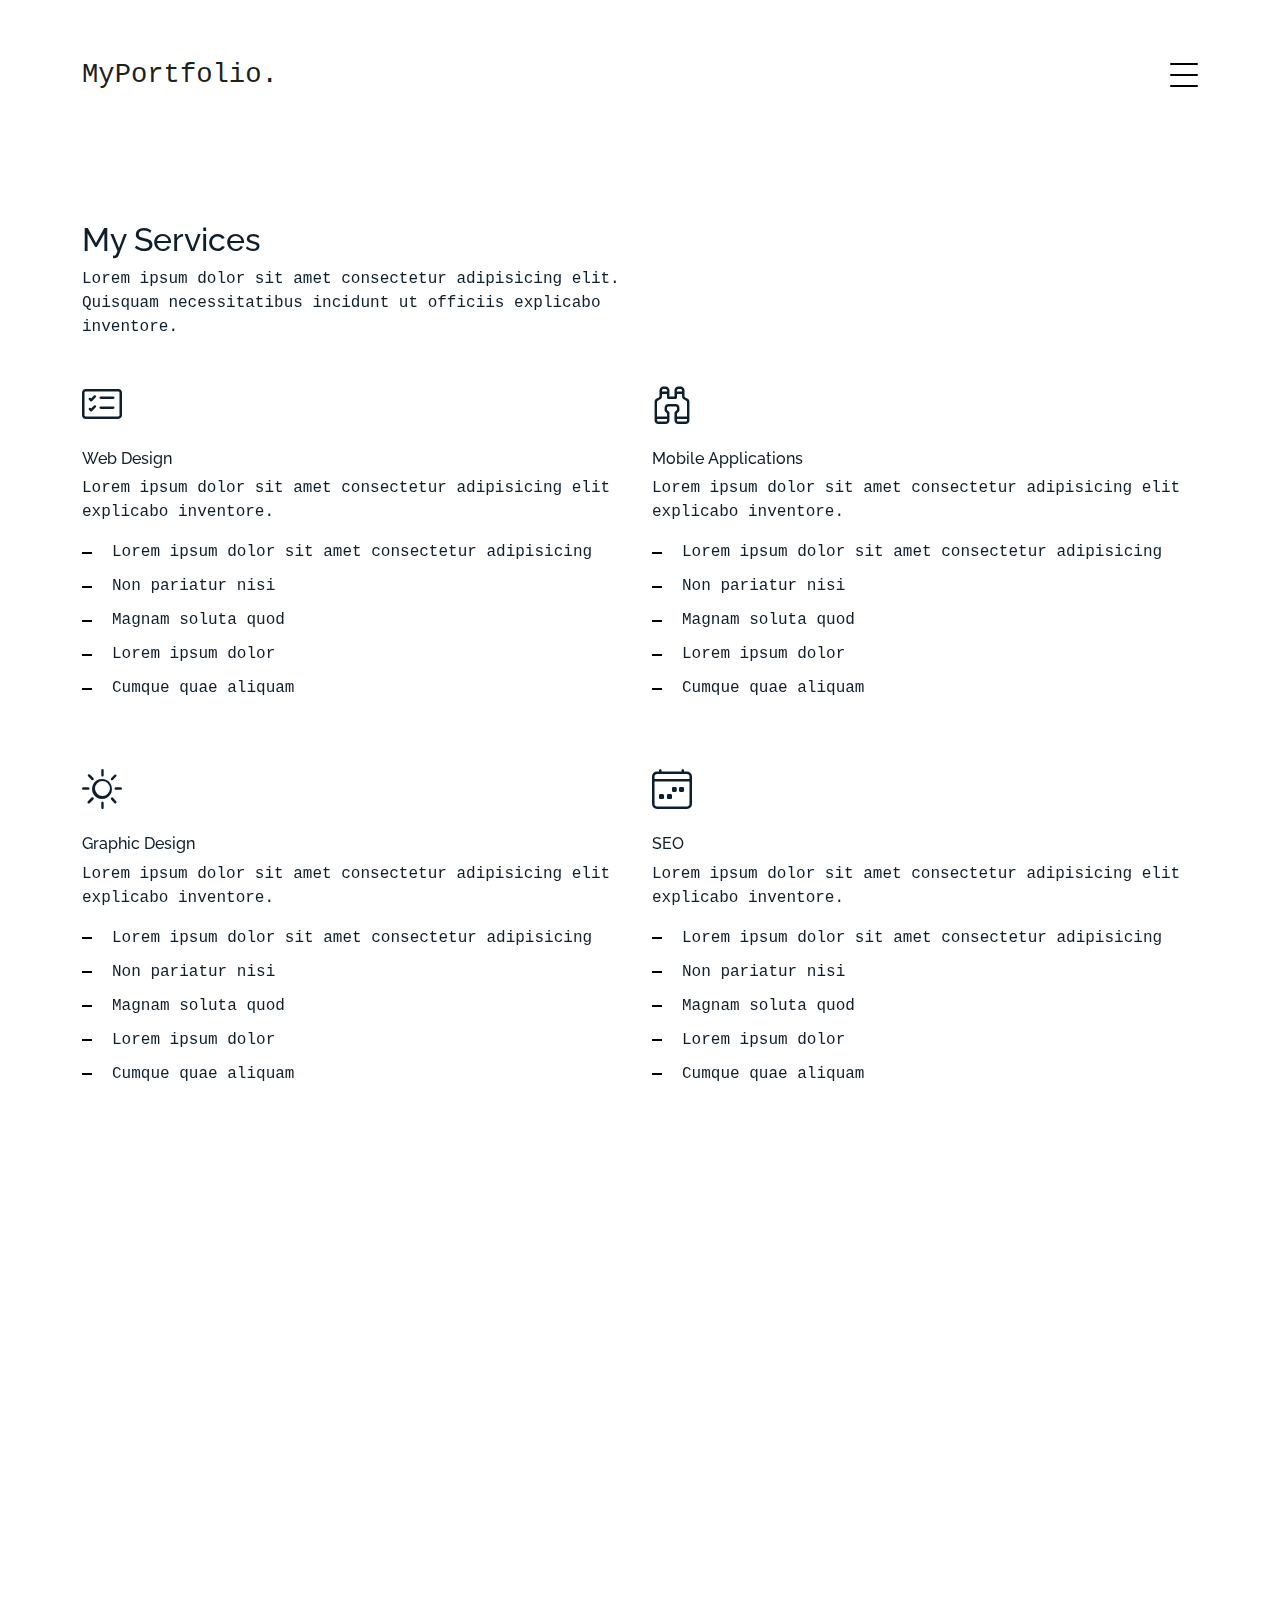
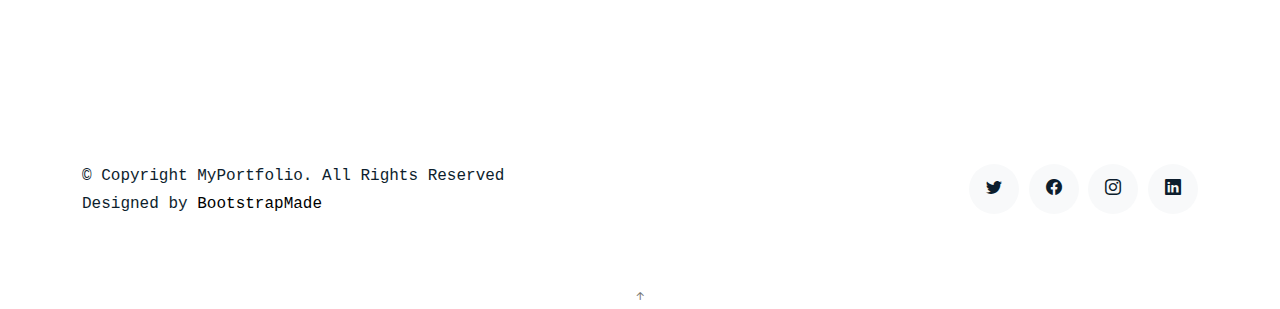
<file: services.html>
<!DOCTYPE html>
<html lang="en">

<head>
  <meta charset="utf-8">
  <meta content="width=device-width, initial-scale=1.0" name="viewport">

  <title>MyPortfolio Bootstrap Template - Services</title>
  <meta content="" name="description">
  <meta content="" name="keywords">

  <!-- Favicons -->
  <link href="assets/img/favicon.png" rel="icon">
  <link href="assets/img/apple-touch-icon.png" rel="apple-touch-icon">

  <!-- Google Fonts -->
  <link href="https://fonts.googleapis.com/css?family=https://fonts.googleapis.com/css?family=Inconsolata:400,500,600,700|Raleway:400,400i,500,500i,600,600i,700,700i" rel="stylesheet">

  <!-- Vendor CSS Files -->
  <link href="assets/vendor/aos/aos.css" rel="stylesheet">
  <link href="assets/vendor/bootstrap/css/bootstrap.min.css" rel="stylesheet">
  <link href="assets/vendor/bootstrap-icons/bootstrap-icons.css" rel="stylesheet">
  <link href="assets/vendor/swiper/swiper-bundle.min.css" rel="stylesheet">

  <!-- Template Main CSS File -->
  <link href="assets/css/style.css" rel="stylesheet">

  <!-- =======================================================
  * Template Name: MyPortfolio - v4.7.0
  * Template URL: https://bootstrapmade.com/myportfolio-bootstrap-portfolio-website-template/
  * Author: BootstrapMade.com
  * License: https://bootstrapmade.com/license/
  ======================================================== -->
</head>

<body>

  <!-- ======= Navbar ======= -->
  <div class="collapse navbar-collapse custom-navmenu" id="main-navbar">
    <div class="container py-2 py-md-5">
      <div class="row align-items-start">
        <div class="col-md-2">
          <ul class="custom-menu">
            <li><a href="index.html">Home</a></li>
            <li><a href="about.html">About Me</a></li>
            <li class="active"><a href="services.html">Services</a></li>
            <li><a href="works.html">Works</a></li>
            <li><a href="contact.html">Contact</a></li>
          </ul>
        </div>
        <div class="col-md-6 d-none d-md-block  mr-auto">
          <div class="tweet d-flex">
            <span class="bi bi-twitter text-white mt-2 mr-3"></span>
            <div>
              <p><em>Lorem ipsum dolor sit amet consectetur adipisicing elit. Quisquam necessitatibus incidunt ut officiis explicabo inventore. <br> <a href="#">t.co/v82jsk</a></em></p>
            </div>
          </div>
        </div>
        <div class="col-md-4 d-none d-md-block">
          <h3>Hire Me</h3>
          <p>Lorem ipsum dolor sit amet consectetur adipisicing elit. Quisquam necessitatibus incidunt ut officiisexplicabo inventore. <br> <a href="#">myemail@gmail.com</a></p>
        </div>
      </div>

    </div>
  </div>

  <nav class="navbar navbar-light custom-navbar">
    <div class="container">
      <a class="navbar-brand" href="index.html">MyPortfolio.</a>
      <a href="#" class="burger" data-bs-toggle="collapse" data-bs-target="#main-navbar">
        <span></span>
      </a>
    </div>
  </nav>

  <main id="main">

    <section class="section">
      <div class="container">
        <div class="row mb-4 align-items-center">
          <div class="col-md-6" data-aos="fade-up">

            <h2>My Services</h2>
            <p>Lorem ipsum dolor sit amet consectetur adipisicing elit. Quisquam necessitatibus incidunt ut officiis
              explicabo inventore.</p>

          </div>

        </div>
      </div>

      <div class="site-section pb-0 services">
        <div class="container">

          <div class="row">

            <div class="col-12 col-sm-6 col-md-6 col-lg-6 mb-5" data-aos="fade-up" data-aos-delay="">
              <i class="bi bi-card-checklist"></i>
              <h4 class="h4 mb-2">Web Design</h4>
              <p>Lorem ipsum dolor sit amet consectetur adipisicing elit explicabo inventore.</p>
              <ul class="list-unstyled list-line">
                <li>Lorem ipsum dolor sit amet consectetur adipisicing</li>
                <li>Non pariatur nisi</li>
                <li>Magnam soluta quod</li>
                <li>Lorem ipsum dolor</li>
                <li>Cumque quae aliquam</li>
              </ul>
            </div>
            <div class="col-12 col-sm-6 col-md-6 col-lg-6 mb-5" data-aos="fade-up" data-aos-delay="100">
              <i class="bi bi-binoculars"></i>
              <h4 class="h4 mb-2">Mobile Applications</h4>
              <p>Lorem ipsum dolor sit amet consectetur adipisicing elit explicabo inventore.</p>
              <ul class="list-unstyled list-line">
                <li>Lorem ipsum dolor sit amet consectetur adipisicing</li>
                <li>Non pariatur nisi</li>
                <li>Magnam soluta quod</li>
                <li>Lorem ipsum dolor</li>
                <li>Cumque quae aliquam</li>
              </ul>
            </div>
            <div class="col-12 col-sm-6 col-md-6 col-lg-6 mb-5" data-aos="fade-up" data-aos-delay="">
              <i class="bi bi-brightness-high"></i>
              <h4 class="h4 mb-2">Graphic Design</h4>
              <p>Lorem ipsum dolor sit amet consectetur adipisicing elit explicabo inventore.</p>
              <ul class="list-unstyled list-line">
                <li>Lorem ipsum dolor sit amet consectetur adipisicing</li>
                <li>Non pariatur nisi</li>
                <li>Magnam soluta quod</li>
                <li>Lorem ipsum dolor</li>
                <li>Cumque quae aliquam</li>
              </ul>
            </div>
            <div class="col-12 col-sm-6 col-md-6 col-lg-6 mb-5" data-aos="fade-up" data-aos-delay="100">
              <i class="bi bi-calendar4-week"></i>
              <h4 class="h4 mb-2">SEO</h4>
              <p>Lorem ipsum dolor sit amet consectetur adipisicing elit explicabo inventore.</p>
              <ul class="list-unstyled list-line">
                <li>Lorem ipsum dolor sit amet consectetur adipisicing</li>
                <li>Non pariatur nisi</li>
                <li>Magnam soluta quod</li>
                <li>Lorem ipsum dolor</li>
                <li>Cumque quae aliquam</li>
              </ul>
            </div>
          </div>
        </div>
      </div>
    </section>

    <!-- ======= Testimonials Section ======= -->
    <section class="section pt-0">
      <div class="container">

        <div class="testimonials-slider swiper" data-aos="fade-up" data-aos-delay="100">
          <div class="swiper-wrapper">

            <div class="swiper-slide">
              <div class="testimonial-wrap">
                <div class="testimonial">
                  <img src="assets/img/person_1.jpg" alt="Image" class="img-fluid">
                  <blockquote>
                    <p>Lorem ipsum dolor sit amet consectetur adipisicing elit. Quisquam necessitatibus incidunt ut officiis
                      explicabo inventore.</p>
                  </blockquote>
                  <p>&mdash; Jean Hicks</p>
                </div>
              </div>
            </div><!-- End testimonial item -->

            <div class="swiper-slide">
              <div class="testimonial-wrap">
                <div class="testimonial">
                  <img src="assets/img/person_2.jpg" alt="Image" class="img-fluid">
                  <blockquote>
                    <p>Lorem ipsum dolor sit amet consectetur adipisicing elit. Quisquam necessitatibus incidunt ut officiis
                      explicabo inventore.</p>
                  </blockquote>
                  <p>&mdash; Chris Stanworth</p>
                </div>
              </div>
            </div><!-- End testimonial item -->

          </div>
          <div class="swiper-pagination"></div>
        </div>

      </div>
    </section><!-- End Testimonials Section -->

  </main><!-- End #main -->

  <!-- ======= Footer ======= -->
  <footer class="footer" role="contentinfo">
    <div class="container">
      <div class="row">
        <div class="col-sm-6">
          <p class="mb-1">&copy; Copyright MyPortfolio. All Rights Reserved</p>
          <div class="credits">
            <!--
            All the links in the footer should remain intact.
            You can delete the links only if you purchased the pro version.
            Licensing information: https://bootstrapmade.com/license/
            Purchase the pro version with working PHP/AJAX contact form: https://bootstrapmade.com/buy/?theme=MyPortfolio
          -->
            Designed by <a href="https://bootstrapmade.com/">BootstrapMade</a>
          </div>
        </div>
        <div class="col-sm-6 social text-md-end">
          <a href="#"><span class="bi bi-twitter"></span></a>
          <a href="#"><span class="bi bi-facebook"></span></a>
          <a href="#"><span class="bi bi-instagram"></span></a>
          <a href="#"><span class="bi bi-linkedin"></span></a>
        </div>
      </div>
    </div>
  </footer>

  <a href="#" class="back-to-top d-flex align-items-center justify-content-center"><i class="bi bi-arrow-up-short"></i></a>

  <!-- Vendor JS Files -->
  <script src="assets/vendor/aos/aos.js"></script>
  <script src="assets/vendor/bootstrap/js/bootstrap.bundle.min.js"></script>
  <script src="assets/vendor/isotope-layout/isotope.pkgd.min.js"></script>
  <script src="assets/vendor/swiper/swiper-bundle.min.js"></script>
  <script src="assets/vendor/php-email-form/validate.js"></script>

  <!-- Template Main JS File -->
  <script src="assets/js/main.js"></script>

</body>

</html>
</file>
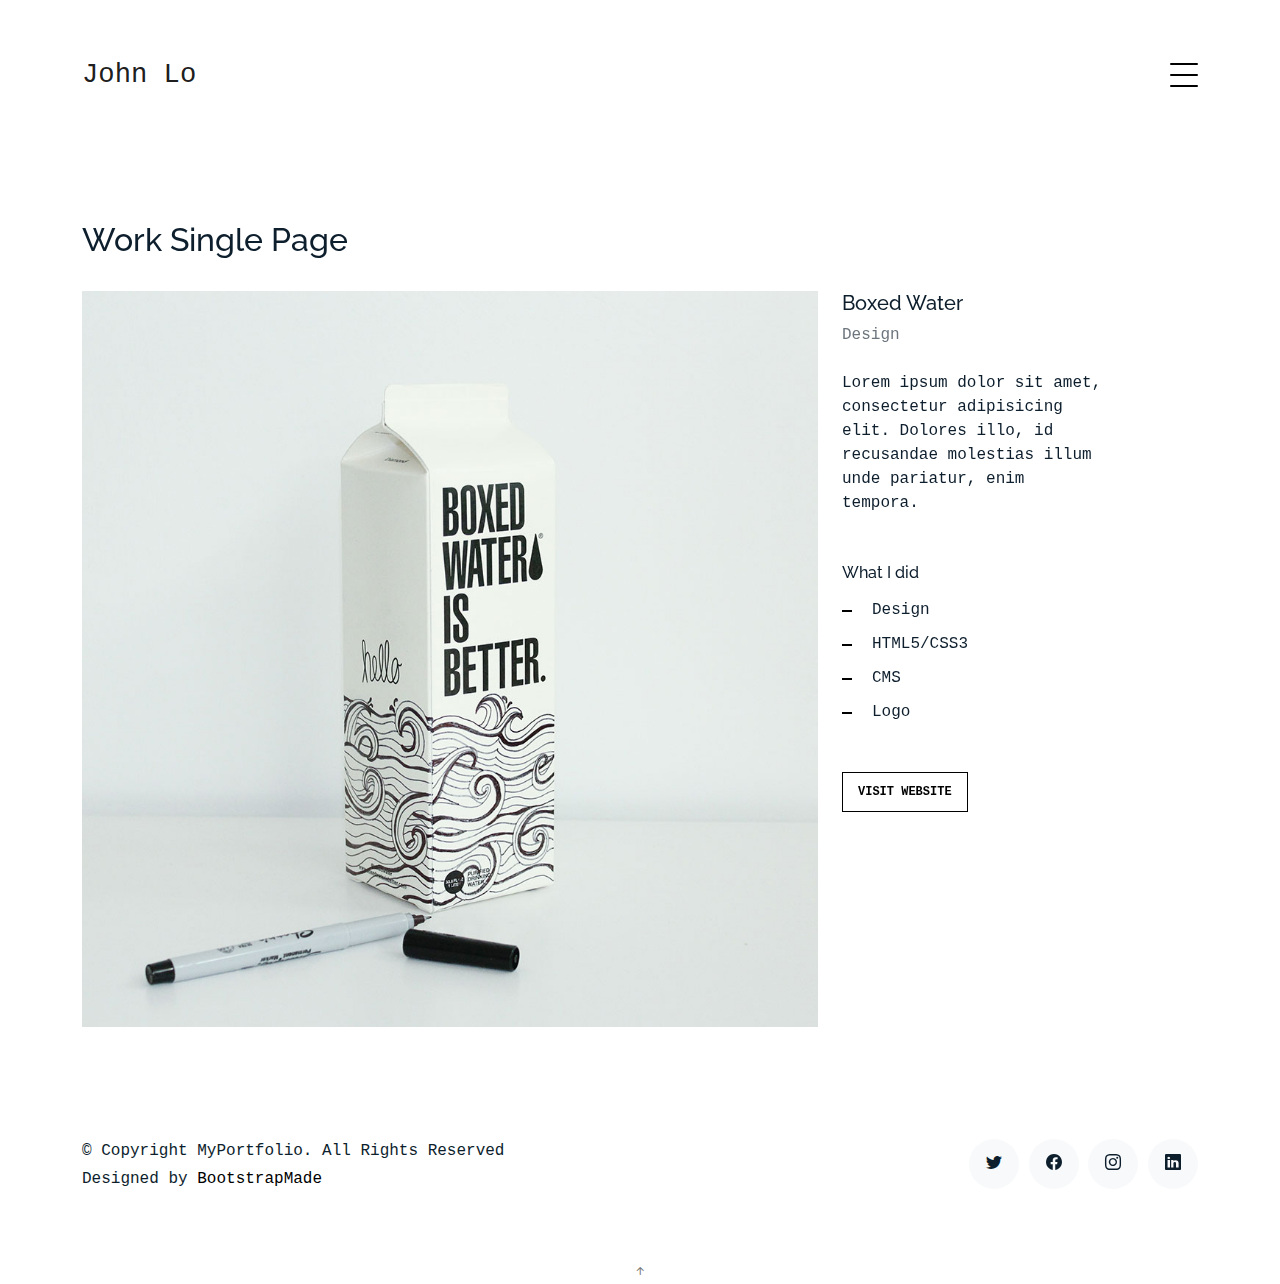
<file: work-single.html>
<!DOCTYPE html>
<html lang="en">

<head>
  <meta charset="utf-8">
  <meta content="width=device-width, initial-scale=1.0" name="viewport">

  <title>MyPortfolio Bootstrap Template - Work Single</title>
  <meta content="" name="description">
  <meta content="" name="keywords">

  <!-- Favicons -->
  <link href="assets/img/favicon.png" rel="icon">
  <link href="assets/img/apple-touch-icon.png" rel="apple-touch-icon">

  <!-- Google Fonts -->
  <link
    href="https://fonts.googleapis.com/css?family=https://fonts.googleapis.com/css?family=Inconsolata:400,500,600,700|Raleway:400,400i,500,500i,600,600i,700,700i"
    rel="stylesheet">

  <!-- Vendor CSS Files -->
  <link href="assets/vendor/aos/aos.css" rel="stylesheet">
  <link href="assets/vendor/bootstrap/css/bootstrap.min.css" rel="stylesheet">
  <link href="assets/vendor/bootstrap-icons/bootstrap-icons.css" rel="stylesheet">
  <link href="assets/vendor/swiper/swiper-bundle.min.css" rel="stylesheet">

  <!-- Template Main CSS File -->
  <link href="assets/css/style.css" rel="stylesheet">

  <!-- =======================================================
  * Template Name: MyPortfolio - v4.7.0
  * Template URL: https://bootstrapmade.com/myportfolio-bootstrap-portfolio-website-template/
  * Author: BootstrapMade.com
  * License: https://bootstrapmade.com/license/
  ======================================================== -->
</head>

<body>

  <!-- ======= Navbar ======= -->
  <div class="collapse navbar-collapse custom-navmenu" id="main-navbar">
    <div class="container py-2 py-md-5">
      <div class="row align-items-start">
        <div class="col-md-2">
          <ul class="custom-menu">
            <li><a href="index.html">Home</a></li>
            <li><a href="about.html">About Me</a></li>
            <!-- <li><a href="services.html">Services</a></li> -->
            <!-- <li><a href="works.html">Works</a></li> -->
            <!-- <li><a href="contact.html">Contact</a></li> -->
          </ul>
        </div>
      </div>
    </div>
  </div>

  <nav class="navbar navbar-light custom-navbar">
    <div class="container">
      <a class="navbar-brand" href="index.html">John Lo</a>
      <a href="#" class="burger" data-bs-toggle="collapse" data-bs-target="#main-navbar">
        <span></span>
      </a>
    </div>
  </nav>

  <main id="main">

    <section class="section">
      <div class="container">
        <div class="row mb-4 align-items-center">
          <div class="col-md-6" data-aos="fade-up">
            <h2>Work Single Page</h2>
            <!--
            <p>Lorem ipsum dolor sit amet consectetur adipisicing elit. Quisquam necessitatibus incidunt ut officiis explicabo inventore.</p>
            -->
          </div>
        </div>
      </div>

      <div class="site-section pb-0">
        <div class="container">
          <div class="row align-items-stretch">
            <div class="col-md-8" data-aos="fade-up">
              <img src="assets/img/img_1_big.jpg" alt="Image" class="img-fluid">
            </div>
            <div class="col-md-3 ml-auto" data-aos="fade-up" data-aos-delay="100">
              <div class="sticky-content">
                <h3 class="h3">Boxed Water</h3>
                <p class="mb-4"><span class="text-muted">Design</span></p>

                <div class="mb-5">
                  <p>Lorem ipsum dolor sit amet, consectetur adipisicing elit. Dolores illo, id recusandae molestias
                    illum unde pariatur, enim tempora.</p>

                </div>

                <h4 class="h4 mb-3">What I did</h4>
                <ul class="list-unstyled list-line mb-5">
                  <li>Design</li>
                  <li>HTML5/CSS3</li>
                  <li>CMS</li>
                  <li>Logo</li>
                </ul>

                <p><a href="#" class="readmore">Visit Website</a></p>
              </div>
            </div>
          </div>
        </div>
    </section>


    <!-- ======= Testimonials Section ======= 
    <section class="section pt-0">
      <div class="container">

        <div class="testimonials-slider swiper" data-aos="fade-up" data-aos-delay="100">
          <div class="swiper-wrapper">

            <div class="swiper-slide">
              <div class="testimonial-wrap">
                <div class="testimonial">
                  <img src="assets/img/person_1.jpg" alt="Image" class="img-fluid">
                  <blockquote>
                    <p>Lorem ipsum dolor sit amet consectetur adipisicing elit. Quisquam necessitatibus incidunt ut officiis
                      explicabo inventore.</p>
                  </blockquote>
                  <p>&mdash; Jean Hicks</p>
                </div>
              </div>
            </div>  

            <div class="swiper-slide">
              <div class="testimonial-wrap">
                <div class="testimonial">
                  <img src="assets/img/person_2.jpg" alt="Image" class="img-fluid">
                  <blockquote>
                    <p>Lorem ipsum dolor sit amet consectetur adipisicing elit. Quisquam necessitatibus incidunt ut officiis
                      explicabo inventore.</p>
                  </blockquote>
                  <p>&mdash; Chris Stanworth</p>
                </div>
              </div>
            </div>  

          </div>
          <div class="swiper-pagination"></div>
        </div>

      </div>
    </section> End Testimonials Section -->

  </main><!-- End #main -->

  <!-- ======= Footer ======= -->
  <footer class="footer" role="contentinfo">
    <div class="container">
      <div class="row">
        <div class="col-sm-6">
          <p class="mb-1">&copy; Copyright MyPortfolio. All Rights Reserved</p>
          <div class="credits">
            <!--
            All the links in the footer should remain intact.
            You can delete the links only if you purchased the pro version.
            Licensing information: https://bootstrapmade.com/license/
            Purchase the pro version with working PHP/AJAX contact form: https://bootstrapmade.com/buy/?theme=MyPortfolio
          -->
            Designed by <a href="https://bootstrapmade.com/">BootstrapMade</a>
          </div>
        </div>
        <div class="col-sm-6 social text-md-end">
          <a href="#"><span class="bi bi-twitter"></span></a>
          <a href="#"><span class="bi bi-facebook"></span></a>
          <a href="#"><span class="bi bi-instagram"></span></a>
          <a href="#"><span class="bi bi-linkedin"></span></a>
        </div>
      </div>
    </div>
  </footer>

  <a href="#" class="back-to-top d-flex align-items-center justify-content-center"><i
      class="bi bi-arrow-up-short"></i></a>

  <!-- Vendor JS Files -->
  <script src="assets/vendor/aos/aos.js"></script>
  <script src="assets/vendor/bootstrap/js/bootstrap.bundle.min.js"></script>
  <script src="assets/vendor/isotope-layout/isotope.pkgd.min.js"></script>
  <script src="assets/vendor/swiper/swiper-bundle.min.js"></script>
  <script src="assets/vendor/php-email-form/validate.js"></script>

  <!-- Template Main JS File -->
  <script src="assets/js/main.js"></script>

</body>

</html>
</file>
<file: assets/css/style.css>
/**
* Template Name: MyPortfolio - v4.7.0
* Template URL: https://bootstrapmade.com/myportfolio-bootstrap-portfolio-website-template/
* Author: BootstrapMade.com
* License: https://bootstrapmade.com/license/
*/

/*--------------------------------------------------------------
# General
--------------------------------------------------------------*/
body {
  font-family: "Inconsolata", monospace;
  color: #0d1e2d;
}

a {
  color: #777;
  text-decoration: none;
}

a:hover {
  color: #000;
}

h1, h2, h3, h4, h5, h6, .font-heading {
  font-family: "Raleway", sans-serif;
}

.section {
  padding: 7rem 0;
}

.filters a {
  text-decoration: none;
  color: #000;
  display: inline-block;
  padding-left: 10px;
  padding-right: 10px;
  position: relative;
}
.filters a:hover, .filters a:focus, .filters a:active {
  text-decoration: none;
}
.filters a:hover:before {
  content: "";
  position: absolute;
  left: 10px;
  right: 10px;
  bottom: 0;
  height: 1px;
  background-color: #000;
}
.filters a.active {
  color: #000;
}
.filters a.active:before {
  content: "";
  position: absolute;
  left: 10px;
  right: 10px;
  bottom: 0;
  height: 1px;
  background-color: #000;
}

.item {
  border: none;
  margin-bottom: 30px;
}
.item .item-wrap {
  display: block;
  position: relative;
  overflow: hidden;
}
.item .item-wrap:after {
  z-index: 2;
  position: absolute;
  content: "";
  top: 0;
  left: 0;
  right: 0;
  bottom: 0;
  background: rgba(0, 0, 0, 0.4);
  visibility: hidden;
  opacity: 0;
  transition: 0.3s all ease-in-out;
}
.item .item-wrap img {
  transition: 0.3s transform ease;
  transform: scale(1);
}
.item .item-wrap > .work-info {
  position: absolute;
  top: 50%;
  width: 100%;
  text-align: center;
  z-index: 3;
  transform: translateY(-50%);
  color: #fff;
  opacity: 0;
  visibility: hidden;
  margin-top: 20px;
  transition: 0.3s all ease;
}
.item .item-wrap > .work-info h3 {
  font-size: 20px;
  margin-bottom: 0;
}
.item .item-wrap > .work-info span {
  font-size: 14px;
  text-transform: uppercase;
  letter-spacing: 0.2rem;
}
.item .item-wrap:hover {
  text-decoration: none;
}
.item .item-wrap:hover img {
  transform: scale(1.05);
}
.item .item-wrap:hover:after {
  opacity: 1;
  visibility: visible;
}
.item .item-wrap:hover .work-info {
  margin-top: 0px;
  opacity: 1;
  visibility: visible;
}

.testimonial-wrap {
  padding: 50px 50px 80px 50px;
  background: #eceff2;
}
.testimonial-wrap .testimonial {
  text-align: center;
  max-width: 500px;
  margin: 0 auto;
}
.testimonial-wrap .testimonial img {
  border-radius: 50%;
  width: 120px;
  margin: 0 auto 30px auto;
}
.testimonial-wrap .testimonial blockquote p {
  font-size: 20px;
}

.bold {
  font-weight: bold;
}

.h3 {
  font-size: 20px;
}

.h4 {
  font-size: 16px;
}

.heading {
  font-size: 28px;
}

.readmore {
  display: inline-block;
  border: 1px solid #000;
  padding: 10px 15px;
  font-size: 12px;
  text-transform: uppercase;
  color: #000;
  transition: 0.2s all ease;
  font-weight: 700;
}
.readmore:active, .readmore:focus, .readmore:hover {
  outline: none;
}
.readmore:hover {
  color: #fff;
  text-decoration: none;
  background: #000;
}

.backtohome {
  margin-top: 40px;
}

.testimonials-slider .swiper-pagination {
  margin-top: -60px;
  position: relative;
}
.testimonials-slider .swiper-pagination .swiper-pagination-bullet {
  width: 12px;
  height: 12px;
  background-color: rgba(13, 30, 45, 0.3);
  opacity: 1;
}
.testimonials-slider .swiper-pagination .swiper-pagination-bullet-active {
  background-color: rgba(13, 30, 45, 0.6);
}

.sticky-content {
  position: sticky;
  position: -webkit-sticky;
  top: 0;
  /* required */
}

.list-line li {
  margin-bottom: 10px;
  position: relative;
  padding-left: 30px;
}
.list-line li:before {
  content: "";
  position: absolute;
  left: 0;
  top: 0.7rem;
  width: 10px;
  height: 2px;
  background: #000;
}

.form-control {
  border-radius: 0;
  background: #f8f9fa;
  border: 1px solid transparent;
  padding-top: 10px !important;
  padding-bottom: 10px !important;
}
.form-control:active, .form-control:focus {
  background: #eff1f4;
  outline: none;
  box-shadow: none;
  border: 1px solid transparent;
}

.custom-progress {
  height: 7px;
  border-radius: 0;
}
.custom-progress .progress-bar {
  background: #000;
}

/* Services */
.services i {
  font-size: 40px;
}
.services h4 {
  padding-top: 10px;
}

/* Contact Form */
.php-email-form .error-message {
  display: none;
  color: #fff;
  background: #ed3c0d;
  text-align: left;
  padding: 15px;
  font-weight: 600;
}
.php-email-form .error-message br + br {
  margin-top: 25px;
}
.php-email-form .sent-message {
  display: none;
  color: #fff;
  background: #18d26e;
  text-align: center;
  padding: 15px;
  font-weight: 600;
}
.php-email-form .loading {
  display: none;
  background: #fff;
  text-align: center;
  padding: 15px;
}
.php-email-form .loading:before {
  content: "";
  display: inline-block;
  border-radius: 50%;
  width: 24px;
  height: 24px;
  margin: 0 10px -6px 0;
  border: 3px solid #18d26e;
  border-top-color: #eee;
  -webkit-animation: animate-loading 1s linear infinite;
  animation: animate-loading 1s linear infinite;
}

@-webkit-keyframes animate-loading {
  0% {
    transform: rotate(0deg);
  }
  100% {
    transform: rotate(360deg);
  }
}

@keyframes animate-loading {
  0% {
    transform: rotate(0deg);
  }
  100% {
    transform: rotate(360deg);
  }
}
/*--------------------------------------------------------------
# Header
--------------------------------------------------------------*/
/* Custom Navmenu */
/* #0d1e2d */
.custom-navmenu {
  background: #303030;
}
.custom-navmenu .custom-menu, .custom-navmenu .custom-menu li {
  padding: 0;
  margin: 0;
  list-style: none;
}
.custom-navmenu .custom-menu li {
  margin-bottom: 0;
  font-size: 20px;
}
.custom-navmenu .custom-menu li a {
  color: #fff;
  padding: 10px 0 !important;
}
.custom-navmenu .custom-menu li a:hover {
  text-decoration: none;
}
.custom-navmenu .custom-menu li.active a {
  text-decoration: underline;
}
.custom-navmenu h3 {
  font-size: 20px;
  color: #fff;
}
.custom-navmenu p {
  color: rgba(255, 255, 255, 0.6);
}
.custom-navmenu a {
  color: rgba(255, 255, 255, 0.7);
}
.custom-navmenu a:hover {
  color: #fff;
}

/* Custom Navbar */
.custom-navbar {
  padding-top: 50px;
  width: 100%;
}
@media (max-width: 780px) {
  .custom-navbar > .container {
    padding-right: 0;
    padding-left: 0;
  }
}
.custom-navbar .navbar-brand {
  font-size: 1.7rem;
}

/* Burger */
.burger {
  width: 28px;
  height: 32px;
  cursor: pointer;
  position: relative;
}

.burger:before, .burger span, .burger:after {
  width: 100%;
  height: 2px;
  display: block;
  background: #000;
  border-radius: 2px;
  position: absolute;
  opacity: 1;
}

.burger:before, .burger:after {
  transition: top 0.35s cubic-bezier(0.23, 1, 0.32, 1), transform 0.35s cubic-bezier(0.23, 1, 0.32, 1), opacity 0.35s cubic-bezier(0.23, 1, 0.32, 1), background-color 1.15s cubic-bezier(0.86, 0, 0.07, 1);
  -webkit-transition: top 0.35s cubic-bezier(0.23, 1, 0.32, 1), -webkit-transform 0.35s cubic-bezier(0.23, 1, 0.32, 1), opacity 0.35s cubic-bezier(0.23, 1, 0.32, 1), background-color 1.15s cubic-bezier(0.86, 0, 0.07, 1);
  content: "";
}

.burger:before {
  top: 4px;
}

.burger span {
  top: 15px;
}

.burger:after {
  top: 26px;
}

/* Hover */
.burger:hover:before {
  top: 7px;
}

.burger:hover:after {
  top: 23px;
}

/* Click */
.burger.active span {
  opacity: 0;
}

.burger.active:before, .burger.active:after {
  top: 40%;
}

.burger.active:before {
  transform: rotate(45deg);
}

.burger.active:after {
  transform: rotate(-45deg);
}

.burger:focus {
  outline: none;
}

/*--------------------------------------------------------------
# Footer
--------------------------------------------------------------*/
.footer {
  padding: 0 0 4rem 0;
}
.footer a {
  color: #000;
}

.social a {
  display: inline-block;
  width: 50px;
  height: 50px;
  border-radius: 50%;
  background: #f8f9fa;
  position: relative;
  text-align: center;
  color: #0d1e2d;
}
.social a span {
  display: inline-block;
  left: 50%;
  position: absolute;
  top: 50%;
  transform: translate(-50%, -50%);
}
.social a:hover {
  color: #000;
}
</file>
